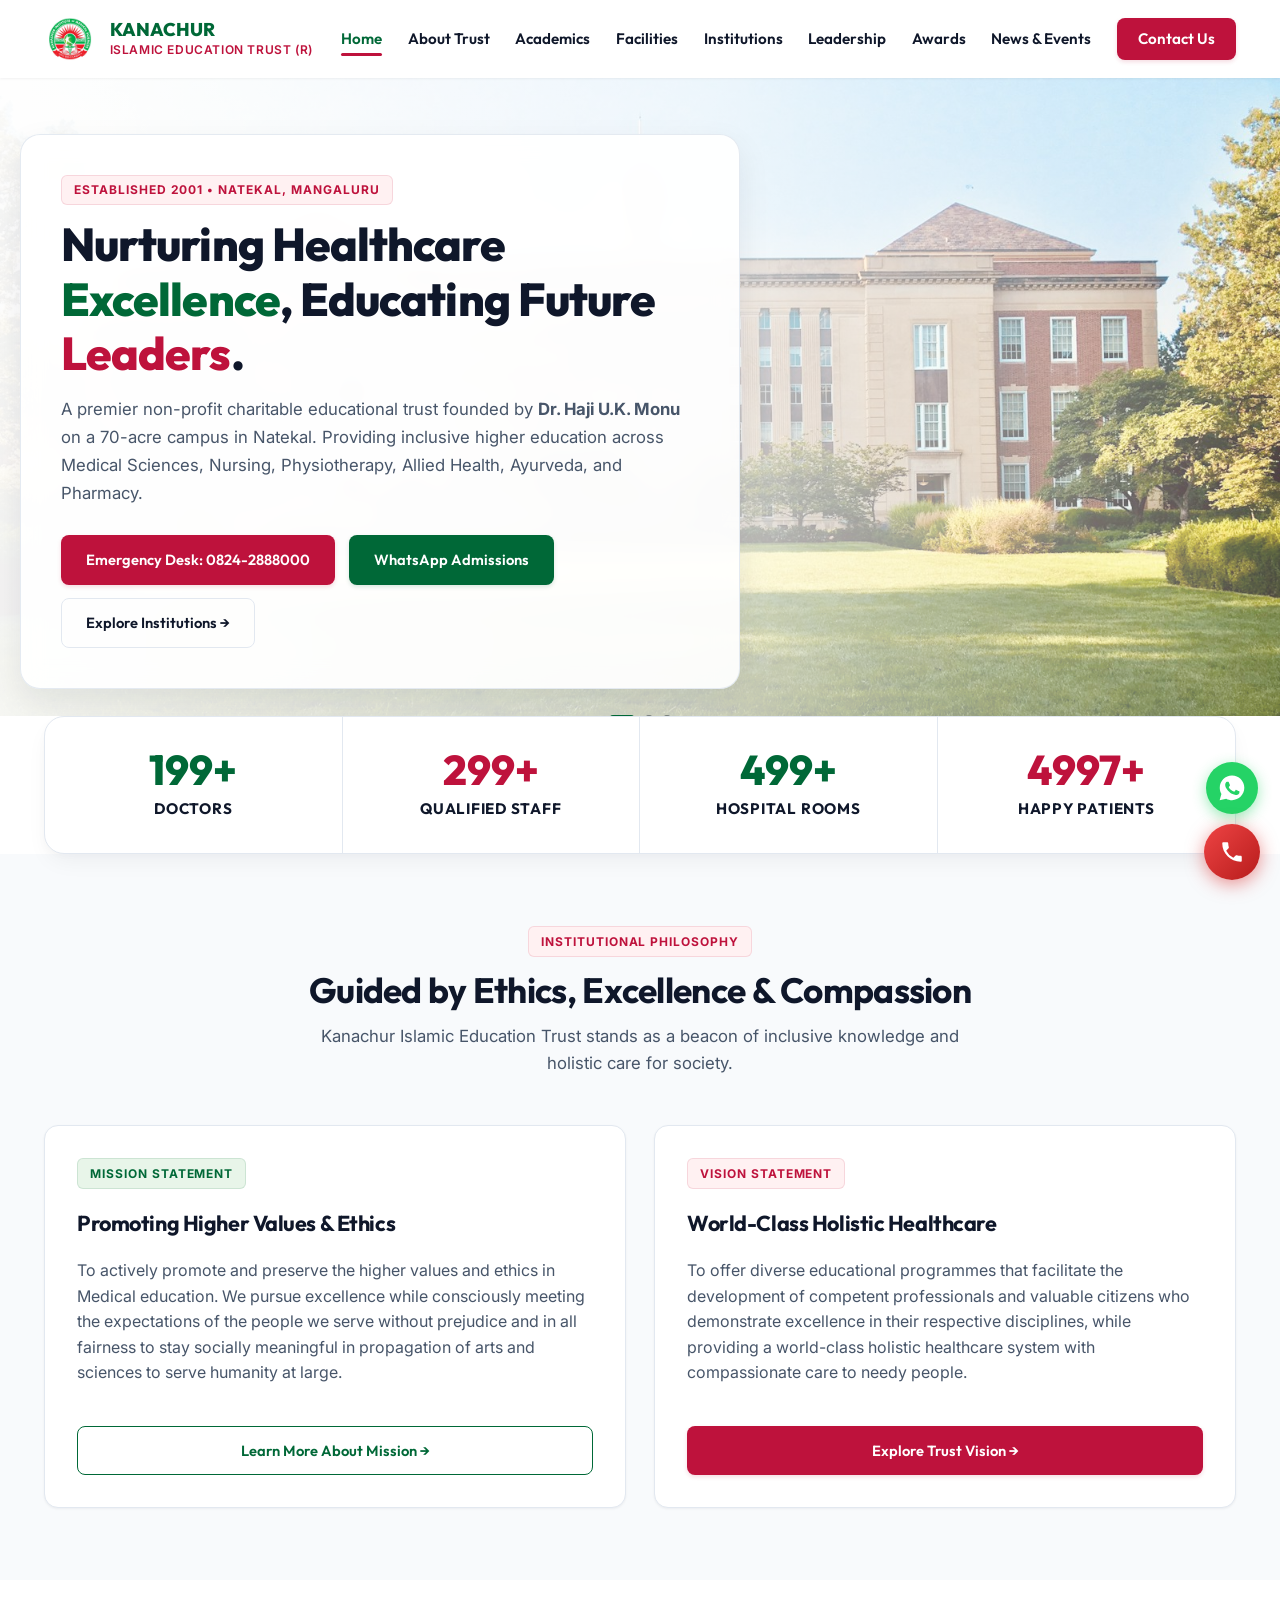
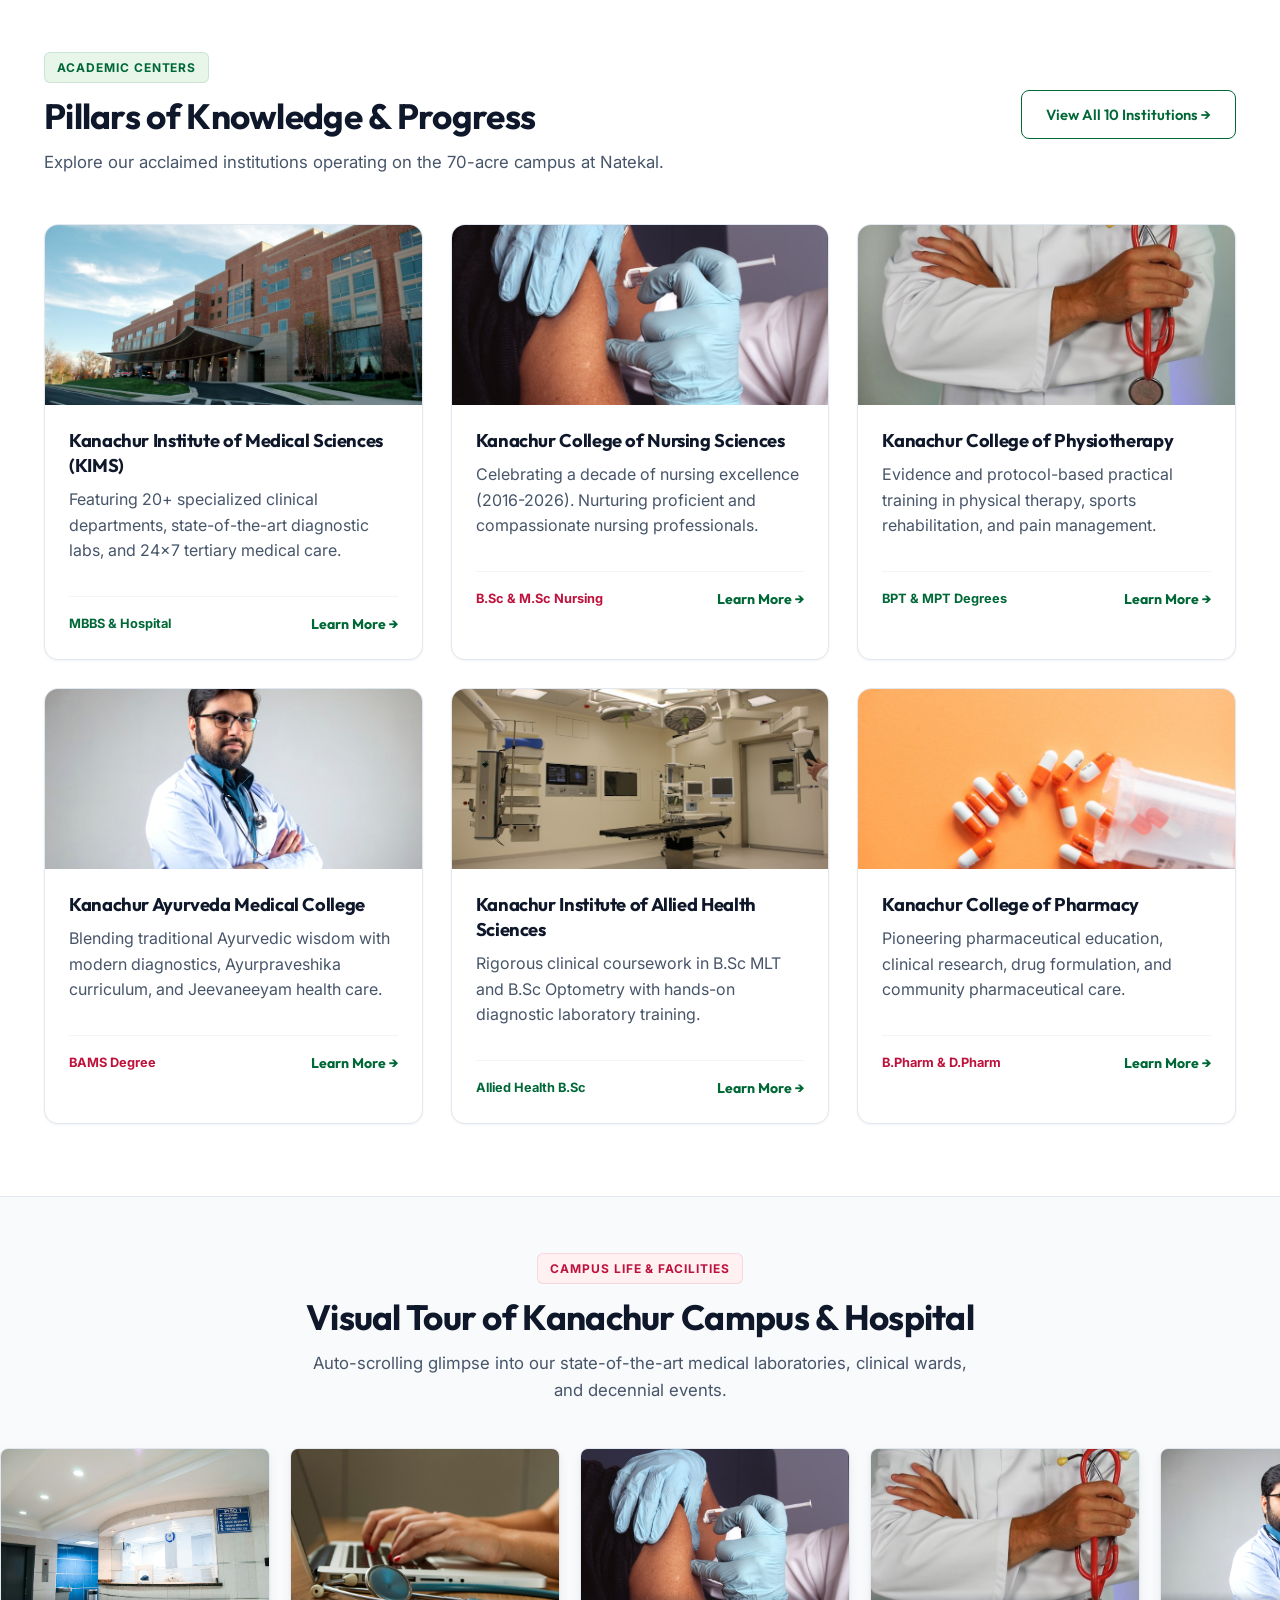
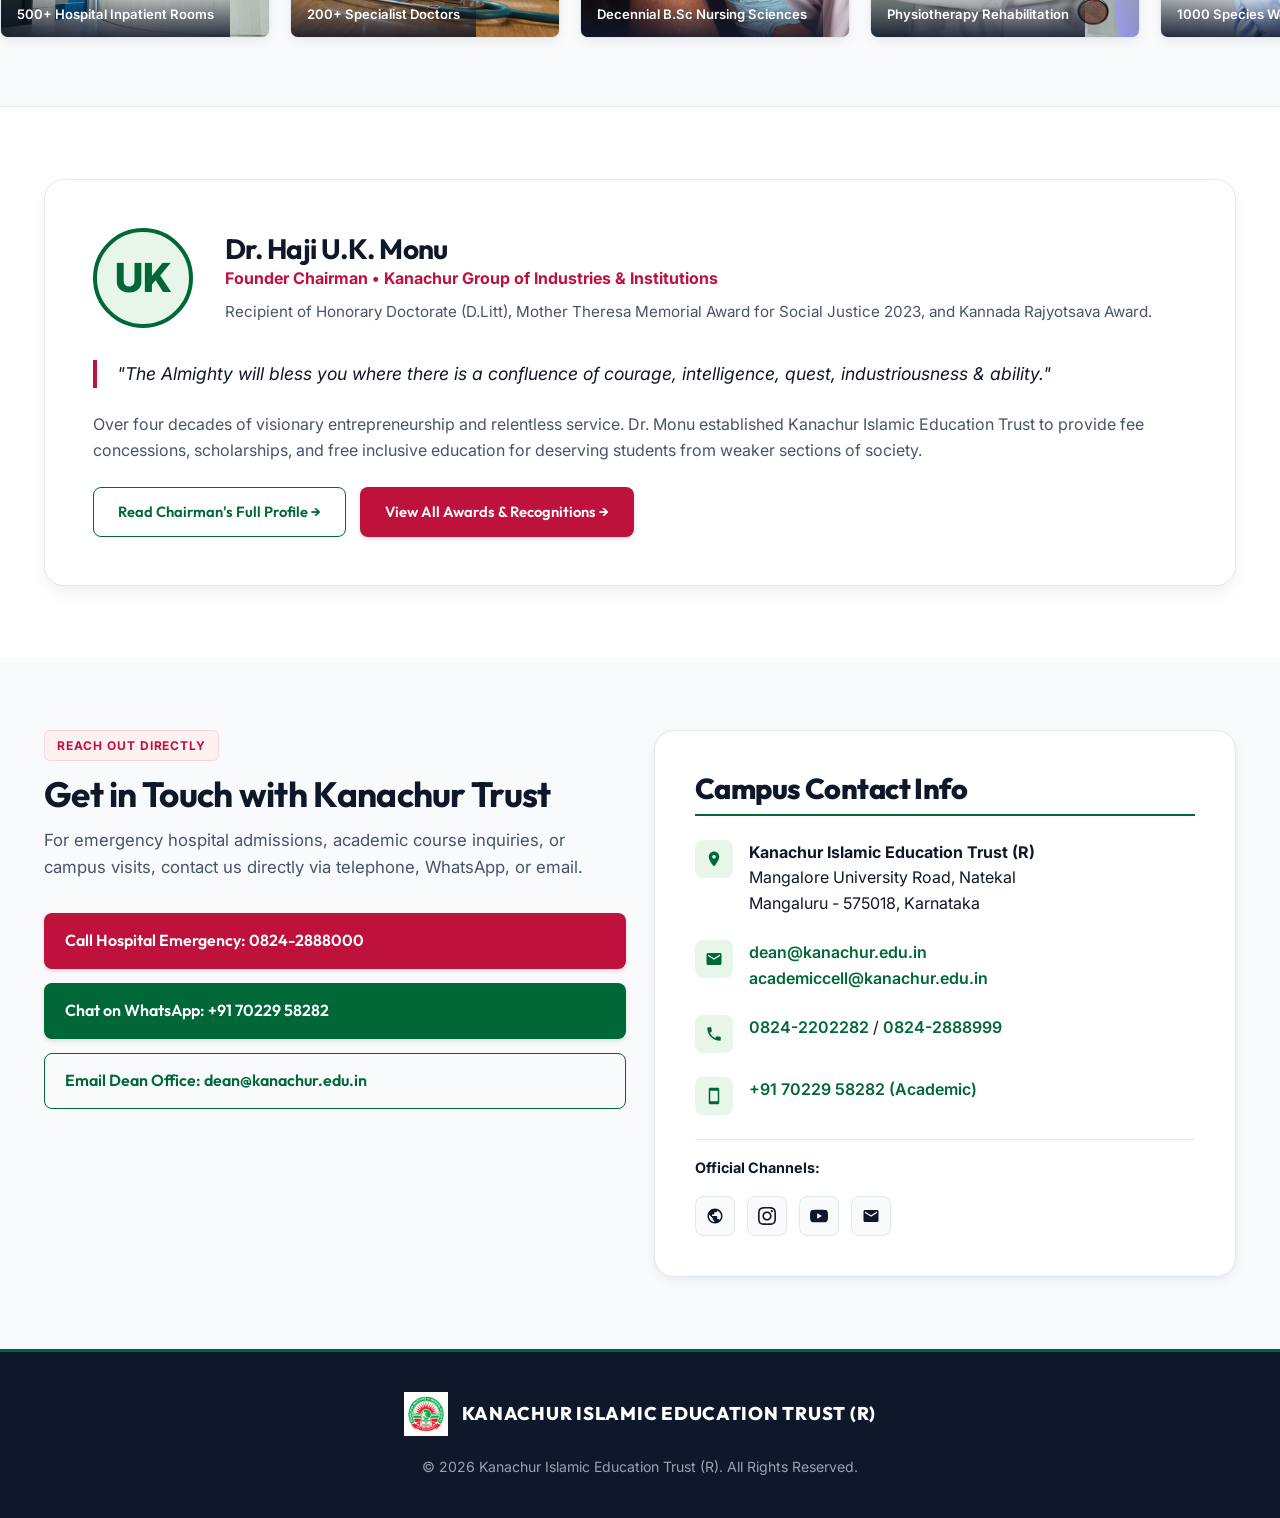
<file: index.html>
<!DOCTYPE html>
<html lang="en">
<head>
  <meta charset="UTF-8">
  <meta name="viewport" content="width=device-width, initial-scale=1.0">
  <title>Kanachur Islamic Education Trust (R) | Medical & Academic Excellence in Mangaluru</title>
  <meta name="description" content="Kanachur Islamic Education Trust (R), Natekal, Mangaluru. Sprawling 70-acre campus offering Medical (KIMS), Nursing (KCONS), Physiotherapy (KCOP), Allied Health (KIAHS), Ayurveda (KAMC), and Pharmacy degrees since 2001.">

  <!-- Open Graph -->
  <meta property="og:type" content="website">
  <meta property="og:url" content="https://kanachurims.com/">
  <meta property="og:title" content="Kanachur Islamic Education Trust (R) | Mangaluru">
  <meta property="og:description" content="Pioneering medical education, compassionate healthcare, and academic excellence in Mangaluru.">
  <meta property="og:image" content="images/campus-aerial.jpg">

  <!-- Google Fonts -->
  <link rel="preconnect" href="https://fonts.googleapis.com">
  <link rel="preconnect" href="https://fonts.gstatic.com" crossorigin>
  <link href="https://fonts.googleapis.com/css2?family=Inter:wght@400;500;600;700&family=Outfit:wght@600;700;800;900&display=swap" rel="stylesheet">

  <!-- Stylesheets -->
  <link rel="stylesheet" href="css/main.css">
  <link rel="stylesheet" href="css/components.css">
</head>
<body>





  <!-- Frosted Backdrop Overlay for Mobile Drawer -->
  <div class="nav-overlay" id="navOverlay"></div>

  <!-- Header & Navigation -->
  <header class="site-header">

    <nav class="navbar" aria-label="Main Navigation">
      <div class="container nav-container">
        <a href="index.html" class="brand-logo">
          <img src="images/logo.png" alt="Kanachur Trust Crest Logo" class="brand-logo-img" width="52" height="52">
          <div class="brand-logo-text">
            <span class="brand-name">KANACHUR</span>
            <span class="brand-sub">Islamic Education Trust (R)</span>
          </div>
        </a>

        <button class="mobile-toggle" aria-label="Toggle Menu" aria-expanded="false" aria-controls="primaryNav">
          <svg class="mobile-toggle-icon" viewBox="0 0 24 24"><path d="M3 18h18v-2H3v2zm0-5h18v-2H3v2zm0-7v2h18V6H3z"/></svg>
          <span style="font-size:0.85rem; font-weight:700;">Menu</span>
        </button>

        <ul class="nav-menu" id="primaryNav">
          <div class="nav-menu-header">
            <div style="display:flex; align-items:center; gap:0.5rem;">
              <img src="images/logo.png" alt="Kanachur Logo" width="36" height="36">
              <span style="font-family:var(--font-family-heading); font-weight:800; color:var(--color-green-primary); font-size:1rem;">KANACHUR</span>
            </div>
            <button class="nav-menu-close" aria-label="Close Navigation Menu">✕</button>
          </div>
          <li><a href="index.html" class="nav-link active">Home</a></li>
          <li><a href="about.html" class="nav-link">About Trust</a></li>
          <li><a href="academics.html" class="nav-link">Academics</a></li>
          <li><a href="facilities.html" class="nav-link">Facilities</a></li>
          <li><a href="institutions.html" class="nav-link">Institutions</a></li>
          <li><a href="leadership.html" class="nav-link">Leadership</a></li>
          <li><a href="awards.html" class="nav-link">Awards</a></li>
          <li><a href="news.html" class="nav-link">News & Events</a></li>
          <li><a href="contact.html" class="nav-link btn btn-primary" style="padding: 0.5rem 1.25rem; color: white;">Contact Us</a></li>
        </ul>
      </div>
    </nav>
  </header>

  <main id="main-content">

    <!-- Hero Section with Image Slideshow & Viewable Dark Backdrop Overlay Card -->
    <section class="hero-slider-container">
      <!-- Slides -->
      <div class="hero-slide active" style="background-image: url('images/campus-aerial.jpg');"></div>
      <div class="hero-slide" style="background-image: url('images/medical-college.jpg');"></div>
      <div class="hero-slide" style="background-image: url('images/medical-research.jpg');"></div>

      <div class="hero-slide-overlay"></div>

      <div class="container hero-content-wrap">
        <div class="hero-text-card reveal-on-scroll">
          <div class="section-badge red">
            ESTABLISHED 2001 • NATEKAL, MANGALURU
          </div>
          <h1 class="hero-title-dark">
            Nurturing Healthcare <span class="highlight-green">Excellence</span>, Educating Future <span class="highlight-red">Leaders</span>.
          </h1>
          <p class="hero-description-dark">
            A premier non-profit charitable educational trust founded by <strong>Dr. Haji U.K. Monu</strong> on a 70-acre campus in Natekal. Providing inclusive higher education across Medical Sciences, Nursing, Physiotherapy, Allied Health, Ayurveda, and Pharmacy.
          </p>

          <div class="hero-cta-group">
            <a href="tel:08242888000" class="btn btn-primary">
              Emergency Desk: 0824-2888000
            </a>
            <a href="https://wa.me/917022958282?text=Hello%20Kanachur%20Trust%2C%20I%20have%20an%20inquiry" target="_blank" rel="noopener noreferrer" class="btn btn-secondary">
              WhatsApp Admissions
            </a>
            <a href="institutions.html" class="btn btn-outline-white">
              Explore Institutions →
            </a>
          </div>
        </div>
      </div>

      <!-- Slider Dots -->
      <div class="slider-dots" aria-label="Slideshow Controls">
        <div class="slider-dot active" aria-label="Slide 1"></div>
        <div class="slider-dot" aria-label="Slide 2"></div>
        <div class="slider-dot" aria-label="Slide 3"></div>
      </div>
    </section>

    <!-- Verified Key Statistics Banner -->
    <section class="stats-section">
      <div class="container">
        <div class="stats-grid reveal-on-scroll">
          <div class="stat-card">
            <div class="stat-number" data-target="200" data-suffix="+">0</div>
            <div class="stat-label">Doctors</div>
          </div>
          <div class="stat-card red">
            <div class="stat-number" data-target="300" data-suffix="+">0</div>
            <div class="stat-label">Qualified Staff</div>
          </div>
          <div class="stat-card">
            <div class="stat-number" data-target="500" data-suffix="+">0</div>
            <div class="stat-label">Hospital Rooms</div>
          </div>
          <div class="stat-card red">
            <div class="stat-number" data-target="5000" data-suffix="+">0</div>
            <div class="stat-label">Happy Patients</div>
          </div>
        </div>
      </div>
    </section>

    <!-- Mission & Vision Section -->
    <section class="section-padding" style="background-color: var(--color-offwhite);">
      <div class="container">
        <div class="text-center reveal-on-scroll" style="margin-bottom: 3rem;">
          <div class="section-badge red">Institutional Philosophy</div>
          <h2 class="section-title">Guided by Ethics, Excellence & Compassion</h2>
          <p class="section-subtitle">Kanachur Islamic Education Trust stands as a beacon of inclusive knowledge and holistic care for society.</p>
        </div>

        <div class="grid grid-2">
          <div class="institution-card reveal-on-scroll" style="background: var(--color-white); padding: 2rem;">
            <div>
              <span class="section-badge">MISSION STATEMENT</span>
              <h3 class="institution-title" style="margin-top: 0.5rem; font-size: 1.35rem;">Promoting Higher Values & Ethics</h3>
            </div>
            <div class="institution-card-content" style="padding: 1.25rem 0 0;">
              <p>To actively promote and preserve the higher values and ethics in Medical education. We pursue excellence while consciously meeting the expectations of the people we serve without prejudice and in all fairness to stay socially meaningful in propagation of arts and sciences to serve humanity at large.</p>
              <div style="margin-top: 1.5rem;">
                <a href="about.html" class="btn btn-outline-green" style="width: 100%;">Learn More About Mission →</a>
              </div>
            </div>
          </div>

          <div class="institution-card red-accent reveal-on-scroll" style="background: var(--color-white); padding: 2rem;">
            <div>
              <span class="section-badge red">VISION STATEMENT</span>
              <h3 class="institution-title" style="margin-top: 0.5rem; font-size: 1.35rem;">World-Class Holistic Healthcare</h3>
            </div>
            <div class="institution-card-content" style="padding: 1.25rem 0 0;">
              <p>To offer diverse educational programmes that facilitate the development of competent professionals and valuable citizens who demonstrate excellence in their respective disciplines, while providing a world-class holistic healthcare system with compassionate care to needy people.</p>
              <div style="margin-top: 1.5rem;">
                <a href="about.html" class="btn btn-primary" style="width: 100%;">Explore Trust Vision →</a>
              </div>
            </div>
          </div>
        </div>
      </div>
    </section>

    <!-- Constituent Institutions Overview Grid with Reference Images -->
    <section class="section-padding" style="background-color: var(--color-white);">
      <div class="container">
        <div class="flex-between reveal-on-scroll" style="margin-bottom: 3rem; flex-wrap: wrap; gap: 1rem;">
          <div>
            <div class="section-badge">Academic Centers</div>
            <h2 class="section-title">Pillars of Knowledge & Progress</h2>
            <p class="section-subtitle">Explore our acclaimed institutions operating on the 70-acre campus at Natekal.</p>
          </div>
          <div>
            <a href="institutions.html" class="btn btn-outline-green">View All 10 Institutions →</a>
          </div>
        </div>

        <div class="grid grid-3">

          <!-- KIMS -->
          <article class="institution-card reveal-on-scroll">
            <div class="institution-card-img-wrap">
              <img src="images/medical-college.jpg" alt="Kanachur Institute of Medical Sciences" class="institution-card-img">
            </div>
            <div class="institution-card-content">
              <h3 class="institution-title">Kanachur Institute of Medical Sciences (KIMS)</h3>
              <p style="margin-top: 0.5rem;">Featuring 20+ specialized clinical departments, state-of-the-art diagnostic labs, and 24x7 tertiary medical care.</p>
              <div class="institution-footer">
                <span style="font-size:0.8rem; font-weight:700; color:var(--color-green-primary);">MBBS & Hospital</span>
                <a href="institutions.html#kims" class="institution-link">Learn More →</a>
              </div>
            </div>
          </article>

          <!-- KCONS -->
          <article class="institution-card reveal-on-scroll">
            <div class="institution-card-img-wrap">
              <img src="images/nursing-practice.jpg" alt="Kanachur College of Nursing Sciences" class="institution-card-img">
            </div>
            <div class="institution-card-content">
              <h3 class="institution-title">Kanachur College of Nursing Sciences</h3>
              <p style="margin-top: 0.5rem;">Celebrating a decade of nursing excellence (2016-2026). Nurturing proficient and compassionate nursing professionals.</p>
              <div class="institution-footer">
                <span style="font-size:0.8rem; font-weight:700; color:var(--color-red-primary);">B.Sc & M.Sc Nursing</span>
                <a href="institutions.html#kcons" class="institution-link">Learn More →</a>
              </div>
            </div>
          </article>

          <!-- KCOP -->
          <article class="institution-card reveal-on-scroll">
            <div class="institution-card-img-wrap">
              <img src="images/physiotherapy.jpg" alt="Kanachur College of Physiotherapy" class="institution-card-img">
            </div>
            <div class="institution-card-content">
              <h3 class="institution-title">Kanachur College of Physiotherapy</h3>
              <p style="margin-top: 0.5rem;">Evidence and protocol-based practical training in physical therapy, sports rehabilitation, and pain management.</p>
              <div class="institution-footer">
                <span style="font-size:0.8rem; font-weight:700; color:var(--color-green-primary);">BPT & MPT Degrees</span>
                <a href="institutions.html#kcop" class="institution-link">Learn More →</a>
              </div>
            </div>
          </article>

          <!-- KAMC -->
          <article class="institution-card reveal-on-scroll">
            <div class="institution-card-img-wrap">
              <img src="images/ayurveda.jpg" alt="Kanachur Ayurveda Medical College" class="institution-card-img">
            </div>
            <div class="institution-card-content">
              <h3 class="institution-title">Kanachur Ayurveda Medical College</h3>
              <p style="margin-top: 0.5rem;">Blending traditional Ayurvedic wisdom with modern diagnostics, Ayurpraveshika curriculum, and Jeevaneeyam health care.</p>
              <div class="institution-footer">
                <span style="font-size:0.8rem; font-weight:700; color:var(--color-red-primary);">BAMS Degree</span>
                <a href="institutions.html#kamc" class="institution-link">Learn More →</a>
              </div>
            </div>
          </article>

          <!-- KIAHS -->
          <article class="institution-card reveal-on-scroll">
            <div class="institution-card-img-wrap">
              <img src="images/laboratory.jpg" alt="Kanachur Institute of Allied Health Sciences" class="institution-card-img">
            </div>
            <div class="institution-card-content">
              <h3 class="institution-title">Kanachur Institute of Allied Health Sciences</h3>
              <p style="margin-top: 0.5rem;">Rigorous clinical coursework in B.Sc MLT and B.Sc Optometry with hands-on diagnostic laboratory training.</p>
              <div class="institution-footer">
                <span style="font-size:0.8rem; font-weight:700; color:var(--color-green-primary);">Allied Health B.Sc</span>
                <a href="institutions.html#kiahs" class="institution-link">Learn More →</a>
              </div>
            </div>
          </article>

          <!-- Pharmacy -->
          <article class="institution-card reveal-on-scroll">
            <div class="institution-card-img-wrap">
              <img src="images/pharmacy.jpg" alt="Kanachur College of Pharmacy" class="institution-card-img">
            </div>
            <div class="institution-card-content">
              <h3 class="institution-title">Kanachur College of Pharmacy</h3>
              <p style="margin-top: 0.5rem;">Pioneering pharmaceutical education, clinical research, drug formulation, and community pharmaceutical care.</p>
              <div class="institution-footer">
                <span style="font-size:0.8rem; font-weight:700; color:var(--color-red-primary);">B.Pharm & D.Pharm</span>
                <a href="institutions.html#pharmacy" class="institution-link">Learn More →</a>
              </div>
            </div>
          </article>

        </div>
      </div>
    </section>

    <!-- Compact Auto-Scrolling Image Gallery Marquee Section -->
    <section class="gallery-section">
      <div class="container">
        <div class="text-center reveal-on-scroll" style="margin-bottom: 2rem;">
          <div class="section-badge red">Campus Life & Facilities</div>
          <h2 class="section-title">Visual Tour of Kanachur Campus & Hospital</h2>
          <p class="section-subtitle">Auto-scrolling glimpse into our state-of-the-art medical laboratories, clinical wards, and decennial events.</p>
        </div>
      </div>

      <div class="compact-gallery-slider">
        <div class="compact-gallery-track">

          <div class="gallery-card">
            <img src="images/hospital-building.jpg" alt="Hospital Rooms">
            <div class="gallery-card-caption">500+ Hospital Inpatient Rooms</div>
          </div>

          <div class="gallery-card">
            <img src="images/doctors-team.jpg" alt="Doctors Consultation">
            <div class="gallery-card-caption">200+ Specialist Doctors</div>
          </div>

          <div class="gallery-card">
            <img src="images/nursing-practice.jpg" alt="Nursing Practice">
            <div class="gallery-card-caption">Decennial B.Sc Nursing Sciences</div>
          </div>

          <div class="gallery-card">
            <img src="images/physiotherapy.jpg" alt="Physiotherapy Clinic">
            <div class="gallery-card-caption">Physiotherapy Rehabilitation</div>
          </div>

          <div class="gallery-card">
            <img src="images/ayurveda.jpg" alt="Ayurveda Garden">
            <div class="gallery-card-caption">1000 Species Western Ghats Flora</div>
          </div>

          <div class="gallery-card">
            <img src="images/laboratory.jpg" alt="Clinical Laboratory">
            <div class="gallery-card-caption">Advanced Diagnostics & MLT Labs</div>
          </div>

          <!-- Duplicate items for seamless continuous marquee -->
          <div class="gallery-card">
            <img src="images/hospital-building.jpg" alt="Hospital Rooms">
            <div class="gallery-card-caption">500+ Hospital Inpatient Rooms</div>
          </div>

          <div class="gallery-card">
            <img src="images/doctors-team.jpg" alt="Doctors Consultation">
            <div class="gallery-card-caption">200+ Specialist Doctors</div>
          </div>

        </div>
      </div>
    </section>

    <!-- Leadership Spotlight -->
    <section class="section-padding" style="background-color: var(--color-white);">
      <div class="container">
        <div class="leadership-card reveal-on-scroll">
          <div class="leadership-header">
            <div class="leadership-avatar">UK</div>
            <div class="leadership-info">
              <h3>Dr. Haji U.K. Monu</h3>
              <div class="leadership-title">Founder Chairman • Kanachur Group of Industries & Institutions</div>
              <p style="margin-top: 0.5rem; font-size: 0.95rem;">
                Recipient of Honorary Doctorate (D.Litt), Mother Theresa Memorial Award for Social Justice 2023, and Kannada Rajyotsava Award.
              </p>
            </div>
          </div>
          <div class="leadership-body">
            <blockquote style="font-size: 1.1rem; font-style: italic; color: var(--color-text-main); border-left: 4px solid var(--color-red-primary); padding-left: 1.25rem; margin-bottom: 1.5rem;">
              "The Almighty will bless you where there is a confluence of courage, intelligence, quest, industriousness & ability."
            </blockquote>
            <p>Over four decades of visionary entrepreneurship and relentless service. Dr. Monu established Kanachur Islamic Education Trust to provide fee concessions, scholarships, and free inclusive education for deserving students from weaker sections of society.</p>

            <div class="hero-cta-group" style="margin-top: 1.5rem;">
              <a href="leadership.html" class="btn btn-outline-green">Read Chairman's Full Profile →</a>
              <a href="awards.html" class="btn btn-primary">View All Awards & Recognitions →</a>
            </div>
          </div>
        </div>
      </div>
    </section>

    <!-- Direct Contact Info Display Section (REPLACED ALL FORMS AS REQUESTED) -->
    <section class="section-padding" style="background-color: var(--color-offwhite);" id="contact-info">
      <div class="container">
        <div class="grid grid-2">

          <!-- Left Info Column -->
          <div class="reveal-on-scroll">
            <div class="section-badge red">Reach Out Directly</div>
            <h2 class="section-title">Get in Touch with Kanachur Trust</h2>
            <p class="section-subtitle" style="margin-bottom: 2rem;">For emergency hospital admissions, academic course inquiries, or campus visits, contact us directly via telephone, WhatsApp, or email.</p>

            <div class="hero-cta-group" style="flex-direction: column; gap: 0.85rem; align-items: flex-start;">
              <a href="tel:08242888000" class="btn btn-primary" style="width: 100%; justify-content: flex-start; padding: 0.9rem 1.25rem; font-size: 1rem;">
                Call Hospital Emergency: 0824-2888000
              </a>
              <a href="https://wa.me/917022958282?text=Hello%20Kanachur%20Trust%2C%20I%20have%20an%20inquiry" target="_blank" rel="noopener noreferrer" class="btn btn-secondary" style="width: 100%; justify-content: flex-start; padding: 0.9rem 1.25rem; font-size: 1rem;">
                Chat on WhatsApp: +91 70229 58282
              </a>
              <a href="mailto:dean@kanachur.edu.in" class="btn btn-outline-green" style="width: 100%; justify-content: flex-start; padding: 0.9rem 1.25rem; font-size: 1rem;">
                Email Dean Office: dean@kanachur.edu.in
              </a>
            </div>
          </div>

          <!-- Right Clean Contact Info Display Box -->
          <div class="contact-display-card reveal-on-scroll">
            <h3 class="contact-display-title">Campus Contact Info</h3>

            <div class="contact-info-row">
              <div class="contact-info-icon">
                <svg width="18" height="18" viewBox="0 0 24 24" fill="currentColor"><path d="M12 2C8.13 2 5 5.13 5 9c0 5.25 7 13 7 13s7-7.75 7-13c0-3.87-3.13-7-7-7zm0 9.5c-1.38 0-2.5-1.12-2.5-2.5s1.12-2.5 2.5-2.5 2.5 1.12 2.5 2.5-1.12 2.5-2.5 2.5z"/></svg>
              </div>
              <div class="contact-info-text">
                <strong>Kanachur Islamic Education Trust (R)</strong><br>
                Mangalore University Road, Natekal<br>
                Mangaluru - 575018, Karnataka
              </div>
            </div>

            <div class="contact-info-row">
              <div class="contact-info-icon">
                <svg width="18" height="18" viewBox="0 0 24 24" fill="currentColor"><path d="M20 4H4c-1.1 0-1.99.9-1.99 2L2 18c0 1.1.9 2 2 2h16c1.1 0 2-.9 2-2V6c0-1.1-.9-2-2-2zm0 4l-8 5-8-5V6l8 5 8-5v2z"/></svg>
              </div>
              <div class="contact-info-text">
                <a href="mailto:dean@kanachur.edu.in">dean@kanachur.edu.in</a><br>
                <a href="mailto:academiccell@kanachur.edu.in">academiccell@kanachur.edu.in</a>
              </div>
            </div>

            <div class="contact-info-row">
              <div class="contact-info-icon">
                <svg width="18" height="18" viewBox="0 0 24 24" fill="currentColor"><path d="M6.62 10.79a15.053 15.053 0 0 0 6.59 6.59l2.2-2.2c.27-.27.67-.36 1.02-.24 1.12.37 2.33.57 3.57.57.55 0 1 .45 1 1V20c0 .55-.45 1-1 1-9.39 0-17-7.61-17-17 0-.55.45-1 1-1h3.5c.55 0 1 .45 1 1 0 1.25.2 2.45.57 3.57.11.35.03.74-.25 1.02l-2.2 2.2z"/></svg>
              </div>
              <div class="contact-info-text">
                <a href="tel:08242202282">0824-2202282</a> / <a href="tel:08242888999">0824-2888999</a>
              </div>
            </div>

            <div class="contact-info-row">
              <div class="contact-info-icon">
                <svg width="18" height="18" viewBox="0 0 24 24" fill="currentColor"><path d="M17 1.01L7 1c-1.1 0-2 .9-2 2v18c0 1.1.9 2 2 2h10c1.1 0 2-.9 2-2V3c0-1.1-.9-1.99-2-1.99zM17 19H7V5h10v14z"/></svg>
              </div>
              <div class="contact-info-text">
                <a href="tel:+917022958282">+91 70229 58282 (Academic)</a>
              </div>
            </div>

            <div style="margin-top: 1.5rem; border-top: 1px solid var(--color-border); padding-top: 1rem;">
              <strong style="font-size: 0.9rem; display: block; margin-bottom: 0.5rem; color: var(--color-text-main);">Official Channels:</strong>
              <div class="social-links-group">
                <a href="https://kanachurims.com/" target="_blank" rel="noopener noreferrer" class="social-icon-btn" aria-label="Website">
                  <svg width="18" height="18" viewBox="0 0 24 24" fill="currentColor"><path d="M12 2C6.48 2 2 6.48 2 12s4.48 10 10 10 10-4.48 10-10S17.52 2 12 2zm-1 17.93c-3.95-.49-7-3.85-7-7.93 0-.62.08-1.21.21-1.79L9 15v1c0 1.1.9 2 2 2v1.93zm6.9-2.54c-.26-.81-1-1.39-1.9-1.39h-1v-3c0-.55-.45-1-1-1H8v-2h2c.55 0 1-.45 1-1V7h2c1.1 0 2-.9 2-2v-.41c2.93 1.19 5 4.06 5 7.41 0 2.08-.8 3.97-2.1 5.39z"/></svg>
                </a>
                <a href="https://www.instagram.com/kanachurhospital/" target="_blank" rel="noopener noreferrer" class="social-icon-btn" aria-label="Instagram">
                  <svg width="18" height="18" viewBox="0 0 24 24" fill="currentColor"><path d="M12 2.163c3.204 0 3.584.012 4.85.07 3.252.148 4.771 1.691 4.919 4.919.058 1.265.069 1.645.069 4.849 0 3.205-.012 3.584-.069 4.849-.149 3.225-1.664 4.771-4.919 4.919-1.266.058-1.644.07-4.85.07-3.204 0-3.584-.012-4.849-.07-3.26-.149-4.771-1.699-4.919-4.92-.058-1.265-.07-1.644-.07-4.849 0-3.204.013-3.583.07-4.849.149-3.227 1.664-4.771 4.919-4.919 1.266-.057 1.645-.069 4.849-.069zm0-2.163c-3.259 0-3.667.014-4.947.072-4.358.2-6.78 2.618-6.98 6.98-.059 1.281-.073 1.689-.073 4.948 0 3.259.014 3.668.072 4.948.2 4.358 2.618 6.78 6.98 6.98 1.281.058 1.689.072 4.948.072 3.259 0 3.668-.014 4.948-.072 4.354-.2 6.782-2.618 6.979-6.98.059-1.28.073-1.689.073-4.948 0-3.259-.014-3.667-.072-4.947-.196-4.354-2.617-6.78-6.979-6.98-1.281-.059-1.69-.073-4.949-.073zm0 5.838c-3.403 0-6.162 2.759-6.162 6.162s2.759 6.163 6.162 6.163 6.162-2.759 6.162-6.163c0-3.403-2.759-6.162-6.162-6.162zm0 10.162c-2.209 0-4-1.79-4-4 0-2.209 1.791-4 4-4s4 1.791 4 4c0 2.21-1.791 4-4 4zm6.406-11.845c-.796 0-1.441.645-1.441 1.44s.645 1.44 1.441 1.44c.795 0 1.439-.645 1.439-1.44s-.644-1.44-1.439-1.44z"/></svg>
                </a>
                <a href="https://youtube.com" target="_blank" rel="noopener noreferrer" class="social-icon-btn" aria-label="YouTube">
                  <svg width="18" height="18" viewBox="0 0 24 24" fill="currentColor"><path d="M23.498 6.186a3.016 3.016 0 0 0-2.122-2.136C19.505 3.545 12 3.545 12 3.545s-7.505 0-9.377.505A3.017 3.017 0 0 0 .502 6.186C0 8.07 0 12 0 12s0 3.93.502 5.814a3.016 3.016 0 0 0 2.122 2.136c1.871.505 9.376.505 9.376.505s7.505 0 9.377-.505a3.015 3.015 0 0 0 2.122-2.136C24 15.93 24 12 24 12s0-3.93-.502-5.814zM9.545 15.568V8.432L15.818 12l-6.273 3.568z"/></svg>
                </a>
                <a href="mailto:academiccell@kanachur.edu.in" class="social-icon-btn" aria-label="Email">
                  <svg width="18" height="18" viewBox="0 0 24 24" fill="currentColor"><path d="M20 4H4c-1.1 0-1.99.9-1.99 2L2 18c0 1.1.9 2 2 2h16c1.1 0 2-.9 2-2V6c0-1.1-.9-2-2-2zm0 4l-8 5-8-5V6l8 5 8-5v2z"/></svg>
                </a>
              </div>
            </div>
          </div>

        </div>
      </div>
    </section>

  </main>

  <!-- Footer -->
  <footer class="site-footer">
    <div class="container">
      <div class="footer-clean-content">
        <div class="footer-clean-brand">
          <img src="images/logo.png" alt="Kanachur Logo" width="44" height="44">
          <span class="footer-clean-brand-name">KANACHUR ISLAMIC EDUCATION TRUST (R)</span>
        </div>


        <div class="footer-copyright">
          © 2026 Kanachur Islamic Education Trust (R). All Rights Reserved.
        </div>
      </div>
    </div>
  </footer>

  <!-- Floating Red Tap-to-Call Button -->
  <a href="tel:08242888000" class="call-float-btn" aria-label="Call 24x7 Emergency: 0824-2888000">
    <svg class="call-icon-svg" viewBox="0 0 24 24">
      <path d="M6.62 10.79a15.053 15.053 0 0 0 6.59 6.59l2.2-2.2c.27-.27.67-.36 1.02-.24 1.12.37 2.33.57 3.57.57.55 0 1 .45 1 1V20c0 .55-.45 1-1 1-9.39 0-17-7.61-17-17 0-.55.45-1 1-1h3.5c.55 0 1 .45 1 1 0 1.25.2 2.45.57 3.57.11.35.03.74-.25 1.02l-2.2 2.2z"/>
    </svg>
  </a>

  <!-- Floating WhatsApp Button at Bottom Right -->
  <a href="https://wa.me/917022958282?text=Hello%20Kanachur%20Trust%2C%20I%20have%20an%20inquiry" target="_blank" rel="noopener noreferrer" class="whatsapp-float-btn" aria-label="Chat on WhatsApp with Kanachur Trust">
    <svg class="whatsapp-icon-svg" viewBox="0 0 24 24">
      <path d="M12.031 2c-5.417 0-9.826 4.408-9.826 9.826 0 1.738.455 3.434 1.32 4.938l-1.403 5.125 5.244-1.376c1.442.786 3.064 1.2 4.665 1.2 5.416 0 9.826-4.409 9.826-9.827 0-5.418-4.41-9.826-9.826-9.826zm5.8 14.156c-.244.686-1.433 1.31-1.986 1.385-.515.071-1.173.128-3.376-.78-2.822-1.163-4.633-4.043-4.774-4.232-.14-.188-1.144-1.523-1.144-2.905 0-1.383.723-2.063.98-2.345.257-.282.562-.352.75-.352.188 0 .375.002.538.009.174.008.408-.066.638.487.235.564.8 1.947.87 2.087.07.141.117.305.023.493-.094.188-.141.305-.282.47-.141.164-.296.368-.423.493-.141.141-.288.296-.124.577.164.282.729 1.205 1.564 1.948 1.074.957 1.979 1.254 2.261 1.395.282.141.446.117.61-.07.164-.188.704-.822.892-1.104.188-.282.375-.235.633-.141.258.094 1.642.775 1.923.916.282.141.469.211.539.328.07.117.07.681-.174 1.367z"/>
    </svg>
  </a>

  <!-- Back to Top Button -->
  <button class="back-to-top" aria-label="Back to Top">↑</button>

  <!-- JavaScript Scripts -->
  <script src="js/main.js"></script>


</body>
</html>
</file>
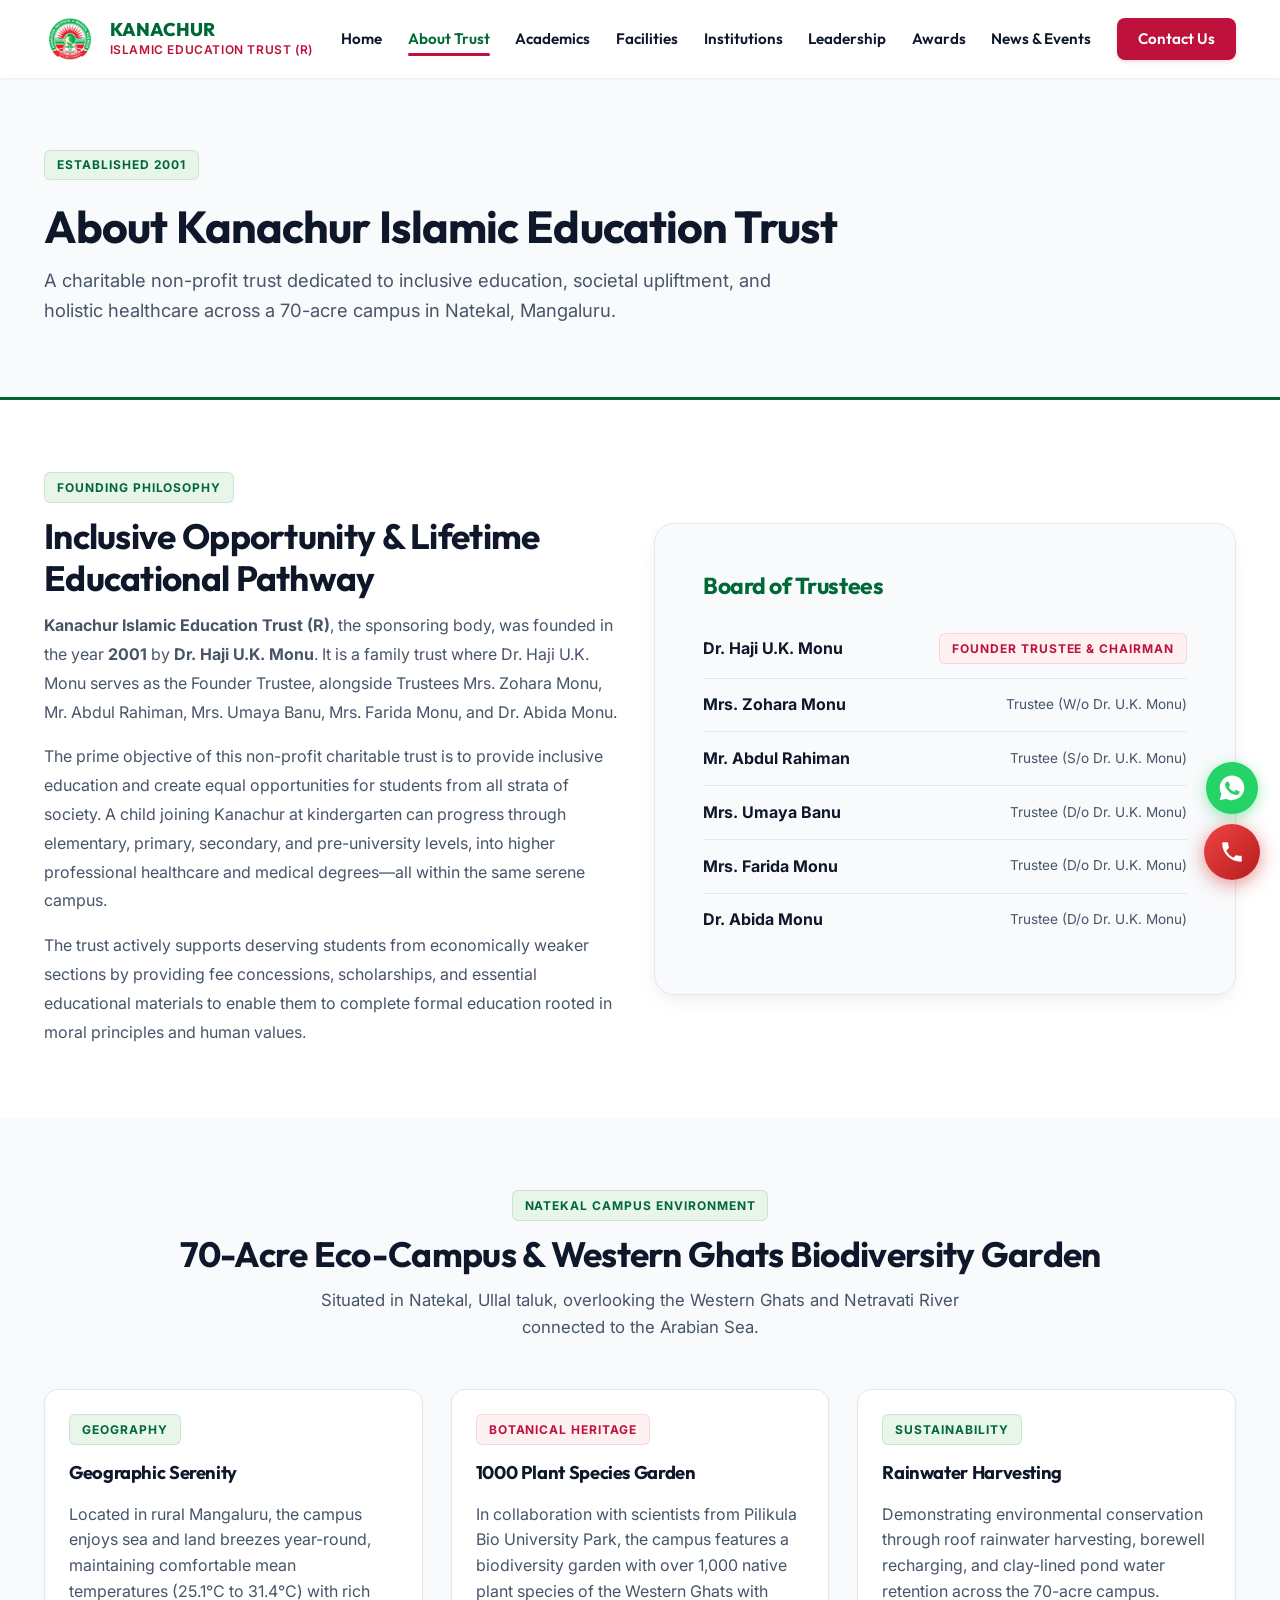
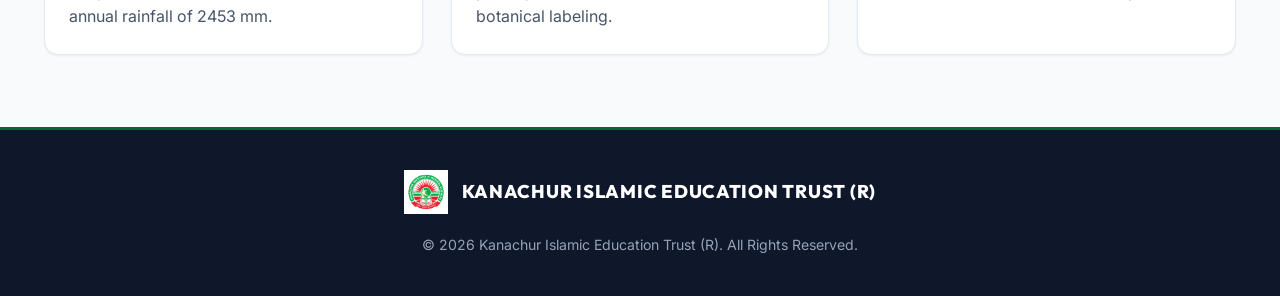
<file: about.html>
<!DOCTYPE html>
<html lang="en">
<head>
  <meta charset="UTF-8">
  <meta name="viewport" content="width=device-width, initial-scale=1.0">
  <title>About Us | Kanachur Islamic Education Trust (R)</title>
  <meta name="description" content="Learn about Kanachur Islamic Education Trust (R), founded in 2001 by Dr. Haji U.K. Monu. Sprawling 70-acre campus in Natekal, Mangaluru with a 1000-species Western Ghats biodiversity garden.">
  
  <link rel="preconnect" href="https://fonts.googleapis.com">
  <link rel="preconnect" href="https://fonts.gstatic.com" crossorigin>
  <link href="https://fonts.googleapis.com/css2?family=Inter:wght@400;500;600;700&family=Outfit:wght@600;700;800;900&display=swap" rel="stylesheet">

  <link rel="stylesheet" href="css/main.css">
  <link rel="stylesheet" href="css/components.css">
</head>
<body>





  <!-- Frosted Backdrop Overlay for Mobile Drawer -->
  <div class="nav-overlay" id="navOverlay"></div>

  <!-- Header -->
  <header class="site-header">

    <nav class="navbar" aria-label="Main Navigation">
      <div class="container nav-container">
        <a href="index.html" class="brand-logo">
          <img src="images/logo.png" alt="Kanachur Trust Logo" class="brand-logo-img" width="52" height="52">
          <div class="brand-logo-text">
            <span class="brand-name">KANACHUR</span>
            <span class="brand-sub">Islamic Education Trust (R)</span>
          </div>
        </a>

        <button class="mobile-toggle" aria-label="Toggle Menu" aria-expanded="false" aria-controls="primaryNav">
          <svg class="mobile-toggle-icon" viewBox="0 0 24 24"><path d="M3 18h18v-2H3v2zm0-5h18v-2H3v2zm0-7v2h18V6H3z"/></svg>
          <span style="font-size:0.85rem; font-weight:700;">Menu</span>
        </button>

        <ul class="nav-menu" id="primaryNav">
          <div class="nav-menu-header">
            <div style="display:flex; align-items:center; gap:0.5rem;">
              <img src="images/logo.png" alt="Kanachur Logo" width="36" height="36">
              <span style="font-family:var(--font-family-heading); font-weight:800; color:var(--color-green-primary); font-size:1rem;">KANACHUR</span>
            </div>
            <button class="nav-menu-close" aria-label="Close Navigation Menu">✕</button>
          </div>
          <li><a href="index.html" class="nav-link">Home</a></li>
          <li><a href="about.html" class="nav-link active">About Trust</a></li>
          <li><a href="academics.html" class="nav-link">Academics</a></li>
          <li><a href="facilities.html" class="nav-link">Facilities</a></li>
          <li><a href="institutions.html" class="nav-link">Institutions</a></li>
          <li><a href="leadership.html" class="nav-link">Leadership</a></li>
          <li><a href="awards.html" class="nav-link">Awards</a></li>
          <li><a href="news.html" class="nav-link">News & Events</a></li>
          <li><a href="contact.html" class="nav-link btn btn-primary" style="padding: 0.5rem 1.25rem; color: white;">Contact Us</a></li>
        </ul>
      </div>
    </nav>
  </header>

  <main id="main-content">
    <section style="background: var(--color-offwhite); color: var(--color-text-main); padding: 4.5rem 0; border-bottom: 3px solid var(--color-green-primary);">
      <div class="container">
        <div class="section-badge">ESTABLISHED 2001</div>
        <h1 style="font-size: 2.8rem; margin-top: 0.5rem;">About Kanachur Islamic Education Trust</h1>
        <p style="font-size: 1.15rem; max-width: 750px; margin-top: 0.75rem;">
          A charitable non-profit trust dedicated to inclusive education, societal upliftment, and holistic healthcare across a 70-acre campus in Natekal, Mangaluru.
        </p>
      </div>
    </section>

    <!-- Trust Background & Founding Story -->
    <section class="section-padding" style="background-color: var(--color-white);">
      <div class="container">
        <div class="grid grid-2" style="align-items: center;">
          <div class="reveal-on-scroll">
            <div class="section-badge">Founding Philosophy</div>
            <h2 class="section-title">Inclusive Opportunity & Lifetime Educational Pathway</h2>
            <p style="line-height: 1.8;">
              <strong>Kanachur Islamic Education Trust (R)</strong>, the sponsoring body, was founded in the year <strong>2001</strong> by <strong>Dr. Haji U.K. Monu</strong>. It is a family trust where Dr. Haji U.K. Monu serves as the Founder Trustee, alongside Trustees Mrs. Zohara Monu, Mr. Abdul Rahiman, Mrs. Umaya Banu, Mrs. Farida Monu, and Dr. Abida Monu.
            </p>
            <p style="line-height: 1.8;">
              The prime objective of this non-profit charitable trust is to provide inclusive education and create equal opportunities for students from all strata of society. A child joining Kanachur at kindergarten can progress through elementary, primary, secondary, and pre-university levels, into higher professional healthcare and medical degrees—all within the same serene campus.
            </p>
            <p style="line-height: 1.8;">
              The trust actively supports deserving students from economically weaker sections by providing fee concessions, scholarships, and essential educational materials to enable them to complete formal education rooted in moral principles and human values.
            </p>
          </div>

          <div class="leadership-card reveal-on-scroll" style="background: var(--color-offwhite);">
            <h3 style="margin-bottom: 1.25rem; color: var(--color-green-primary);">Board of Trustees</h3>
            <ul style="list-style: none; padding: 0;">
              <li style="padding: 0.85rem 0; border-bottom: 1px solid var(--color-border); display: flex; justify-content: space-between; align-items: center;">
                <strong>Dr. Haji U.K. Monu</strong>
                <span class="section-badge red" style="margin: 0; font-size: 0.75rem;">Founder Trustee & Chairman</span>
              </li>
              <li style="padding: 0.85rem 0; border-bottom: 1px solid var(--color-border); display: flex; justify-content: space-between; align-items: center;">
                <strong>Mrs. Zohara Monu</strong>
                <span style="font-size: 0.85rem; color: var(--color-text-muted);">Trustee (W/o Dr. U.K. Monu)</span>
              </li>
              <li style="padding: 0.85rem 0; border-bottom: 1px solid var(--color-border); display: flex; justify-content: space-between; align-items: center;">
                <strong>Mr. Abdul Rahiman</strong>
                <span style="font-size: 0.85rem; color: var(--color-text-muted);">Trustee (S/o Dr. U.K. Monu)</span>
              </li>
              <li style="padding: 0.85rem 0; border-bottom: 1px solid var(--color-border); display: flex; justify-content: space-between; align-items: center;">
                <strong>Mrs. Umaya Banu</strong>
                <span style="font-size: 0.85rem; color: var(--color-text-muted);">Trustee (D/o Dr. U.K. Monu)</span>
              </li>
              <li style="padding: 0.85rem 0; border-bottom: 1px solid var(--color-border); display: flex; justify-content: space-between; align-items: center;">
                <strong>Mrs. Farida Monu</strong>
                <span style="font-size: 0.85rem; color: var(--color-text-muted);">Trustee (D/o Dr. U.K. Monu)</span>
              </li>
              <li style="padding: 0.85rem 0; display: flex; justify-content: space-between; align-items: center;">
                <strong>Dr. Abida Monu</strong>
                <span style="font-size: 0.85rem; color: var(--color-text-muted);">Trustee (D/o Dr. U.K. Monu)</span>
              </li>
            </ul>
          </div>
        </div>
      </div>
    </section>

    <!-- Campus & Bio-Diversity Garden Feature -->
    <section class="section-padding" style="background-color: var(--color-offwhite);">
      <div class="container">
        <div class="text-center reveal-on-scroll" style="margin-bottom: 3rem;">
          <div class="section-badge">Natekal Campus Environment</div>
          <h2 class="section-title">70-Acre Eco-Campus & Western Ghats Biodiversity Garden</h2>
          <p class="section-subtitle">Situated in Natekal, Ullal taluk, overlooking the Western Ghats and Netravati River connected to the Arabian Sea.</p>
        </div>

        <div class="grid grid-3">
          <div class="institution-card reveal-on-scroll" style="padding: 1.5rem;">
            <div>
              <span class="section-badge">GEOGRAPHY</span>
              <h3 class="institution-title" style="margin-top: 0.25rem;">Geographic Serenity</h3>
            </div>
            <div class="institution-card-content" style="padding: 1rem 0 0;">
              <p>Located in rural Mangaluru, the campus enjoys sea and land breezes year-round, maintaining comfortable mean temperatures (25.1°C to 31.4°C) with rich annual rainfall of 2453 mm.</p>
            </div>
          </div>

          <div class="institution-card red-accent reveal-on-scroll" style="padding: 1.5rem;">
            <div>
              <span class="section-badge red">BOTANICAL HERITAGE</span>
              <h3 class="institution-title" style="margin-top: 0.25rem;">1000 Plant Species Garden</h3>
            </div>
            <div class="institution-card-content" style="padding: 1rem 0 0;">
              <p>In collaboration with scientists from Pilikula Bio University Park, the campus features a biodiversity garden with over 1,000 native plant species of the Western Ghats with botanical labeling.</p>
            </div>
          </div>

          <div class="institution-card reveal-on-scroll" style="padding: 1.5rem;">
            <div>
              <span class="section-badge">SUSTAINABILITY</span>
              <h3 class="institution-title" style="margin-top: 0.25rem;">Rainwater Harvesting</h3>
            </div>
            <div class="institution-card-content" style="padding: 1rem 0 0;">
              <p>Demonstrating environmental conservation through roof rainwater harvesting, borewell recharging, and clay-lined pond water retention across the 70-acre campus.</p>
            </div>
          </div>
        </div>
      </div>
    </section>

  </main>

  <!-- Footer -->
  <footer class="site-footer">
    <div class="container">
      <div class="footer-clean-content">
        <div class="footer-clean-brand">
          <img src="images/logo.png" alt="Kanachur Logo" width="44" height="44">
          <span class="footer-clean-brand-name">KANACHUR ISLAMIC EDUCATION TRUST (R)</span>
        </div>

        <div class="footer-copyright">
          © 2026 Kanachur Islamic Education Trust (R). All Rights Reserved.
        </div>
      </div>
    </div>
  </footer>

  <!-- Floating Red Tap-to-Call Button -->
  <a href="tel:08242888000" class="call-float-btn" aria-label="Call 24x7 Emergency: 0824-2888000">
    <svg class="call-icon-svg" viewBox="0 0 24 24">
      <path d="M6.62 10.79a15.053 15.053 0 0 0 6.59 6.59l2.2-2.2c.27-.27.67-.36 1.02-.24 1.12.37 2.33.57 3.57.57.55 0 1 .45 1 1V20c0 .55-.45 1-1 1-9.39 0-17-7.61-17-17 0-.55.45-1 1-1h3.5c.55 0 1 .45 1 1 0 1.25.2 2.45.57 3.57.11.35.03.74-.25 1.02l-2.2 2.2z"/>
    </svg>
  </a>

  <!-- Floating WhatsApp Button at Bottom Right -->
  <a href="https://wa.me/917022958282?text=Hello%20Kanachur%20Trust%2C%20I%20have%20an%20inquiry" target="_blank" rel="noopener noreferrer" class="whatsapp-float-btn" aria-label="Chat on WhatsApp with Kanachur Trust">
    <svg class="whatsapp-icon-svg" viewBox="0 0 24 24">
      <path d="M12.031 2c-5.417 0-9.826 4.408-9.826 9.826 0 1.738.455 3.434 1.32 4.938l-1.403 5.125 5.244-1.376c1.442.786 3.064 1.2 4.665 1.2 5.416 0 9.826-4.409 9.826-9.827 0-5.418-4.41-9.826-9.826-9.826zm5.8 14.156c-.244.686-1.433 1.31-1.986 1.385-.515.071-1.173.128-3.376-.78-2.822-1.163-4.633-4.043-4.774-4.232-.14-.188-1.144-1.523-1.144-2.905 0-1.383.723-2.063.98-2.345.257-.282.562-.352.75-.352.188 0 .375.002.538.009.174.008.408-.066.638.487.235.564.8 1.947.87 2.087.07.141.117.305.023.493-.094.188-.141.305-.282.47-.141.164-.296.368-.423.493-.141.141-.288.296-.124.577.164.282.729 1.205 1.564 1.948 1.074.957 1.979 1.254 2.261 1.395.282.141.446.117.61-.07.164-.188.704-.822.892-1.104.188-.282.375-.235.633-.141.258.094 1.642.775 1.923.916.282.141.469.211.539.328.07.117.07.681-.174 1.367z"/>
    </svg>
  </a>

  <button class="back-to-top" aria-label="Back to Top">↑</button>

  <script src="js/main.js"></script>

</body>
</html>
</file>
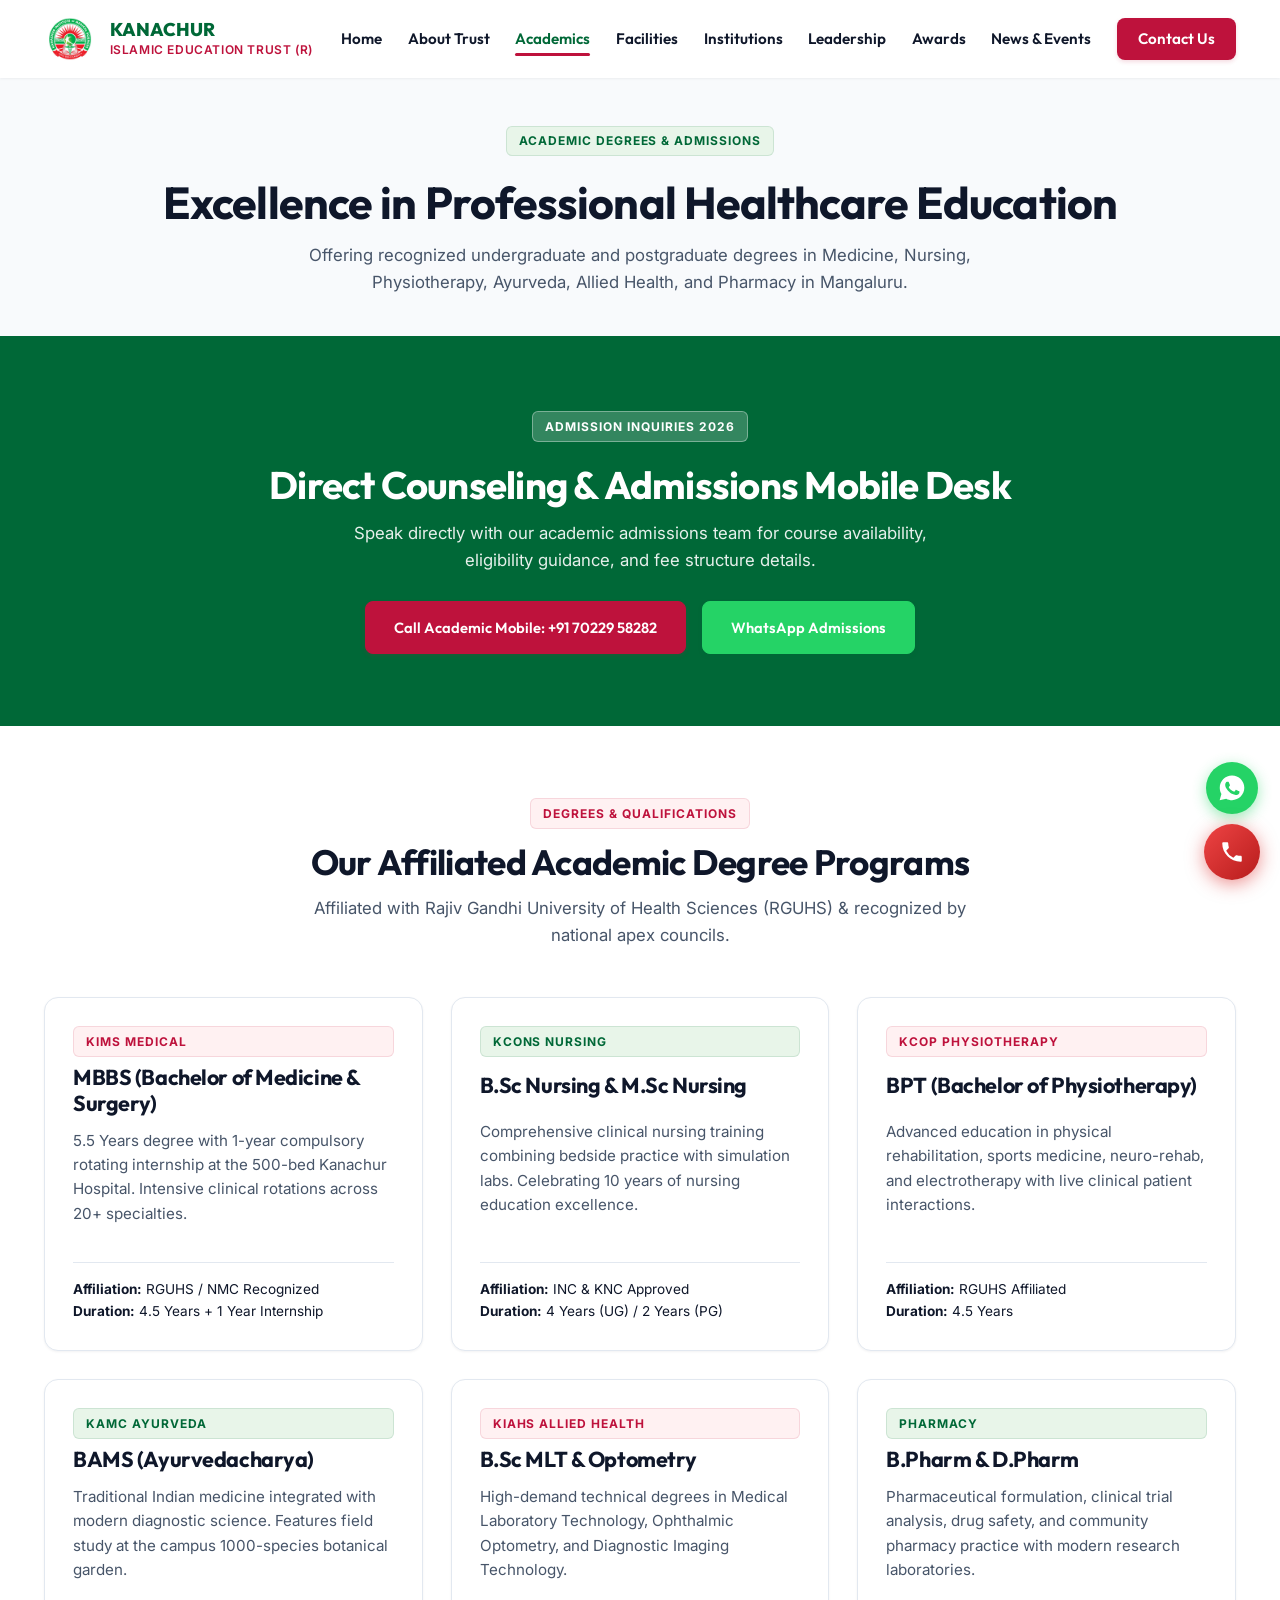
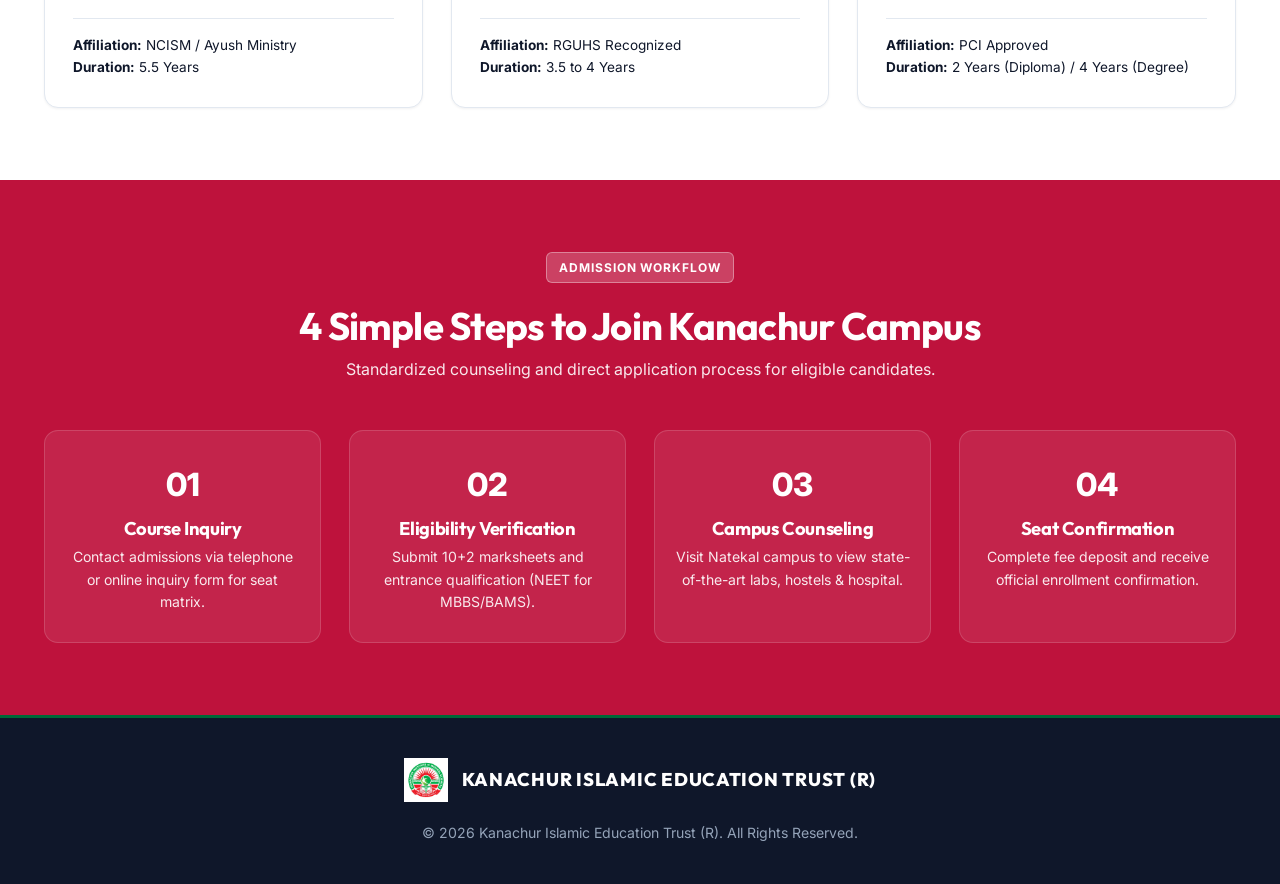
<file: academics.html>
<!DOCTYPE html>
<html lang="en">
<head>
  <meta charset="UTF-8">
  <meta name="viewport" content="width=device-width, initial-scale=1.0">
  <meta name="description" content="Academic programs at Kanachur Islamic Education Trust including MBBS, B.Sc Nursing, BPT, BAMS, B.Pharm, and Allied Health Sciences in Mangaluru.">
  <title>Academics & Admissions | Kanachur Islamic Education Trust</title>
  
  <link rel="preconnect" href="https://fonts.googleapis.com">
  <link rel="preconnect" href="https://fonts.gstatic.com" crossorigin>
  <link href="https://fonts.googleapis.com/css2?family=Inter:wght@400;500;600;700;800&family=Outfit:wght@600;700;800&display=swap" rel="stylesheet">
  
  <link rel="stylesheet" href="css/main.css">
  <link rel="stylesheet" href="css/components.css">
</head>
<body>

  <!-- Header -->
  <header class="site-header">
    <nav class="navbar" aria-label="Main Navigation">
      <div class="container nav-container">
        <a href="index.html" class="brand-logo">
          <img src="images/logo.png" alt="Kanachur Trust Crest Logo" class="brand-logo-img" width="52" height="52">
          <div class="brand-logo-text">
            <span class="brand-name">KANACHUR</span>
            <span class="brand-sub">Islamic Education Trust (R)</span>
          </div>
        </a>

        <button class="mobile-toggle" aria-label="Toggle Menu" aria-expanded="false" aria-controls="primaryNav">
          <svg class="mobile-toggle-icon" viewBox="0 0 24 24"><path d="M3 18h18v-2H3v2zm0-5h18v-2H3v2zm0-7v2h18V6H3z"/></svg>
          <span style="font-size:0.85rem; font-weight:700;">Menu</span>
        </button>

        <ul class="nav-menu" id="primaryNav">
          <div class="nav-menu-header">
            <div style="display:flex; align-items:center; gap:0.5rem;">
              <img src="images/logo.png" alt="Kanachur Logo" width="36" height="36">
              <span style="font-family:var(--font-family-heading); font-weight:800; color:var(--color-green-primary); font-size:1rem;">KANACHUR</span>
            </div>
            <button class="nav-menu-close" aria-label="Close Navigation Menu">✕</button>
          </div>
          <li><a href="index.html" class="nav-link">Home</a></li>
          <li><a href="about.html" class="nav-link">About Trust</a></li>
          <li><a href="academics.html" class="nav-link active">Academics</a></li>
          <li><a href="facilities.html" class="nav-link">Facilities</a></li>
          <li><a href="institutions.html" class="nav-link">Institutions</a></li>
          <li><a href="leadership.html" class="nav-link">Leadership</a></li>
          <li><a href="awards.html" class="nav-link">Awards</a></li>
          <li><a href="news.html" class="nav-link">News & Events</a></li>
          <li><a href="contact.html" class="nav-link btn btn-primary" style="padding: 0.5rem 1.25rem; color: white;">Contact Us</a></li>
        </ul>
      </div>
    </nav>
  </header>

  <main>
    <!-- Inner Page Hero Banner -->
    <section style="background-color: var(--color-offwhite); padding: 3rem 0 2.5rem; border-bottom: 3px solid var(--color-green-primary);">
      <div class="container text-center">
        <span class="section-badge">Academic Degrees & Admissions</span>
        <h1 style="font-size: clamp(2rem, 3.5vw, 2.8rem); margin-top: 0.5rem; color: var(--color-text-main);">Excellence in Professional Healthcare Education</h1>
        <p style="max-width: 680px; margin: 0.75rem auto 0; font-size: 1.05rem; color: var(--color-text-muted);">Offering recognized undergraduate and postgraduate degrees in Medicine, Nursing, Physiotherapy, Ayurveda, Allied Health, and Pharmacy in Mangaluru.</p>
      </div>
    </section>

    <!-- Rich Green Filled Header Banner -->
    <section class="section-padding bg-fill-green">
      <div class="container text-center">
        <span class="section-badge white-fill">ADMISSION INQUIRIES 2026</span>
        <h2 style="font-size: clamp(1.8rem, 3vw, 2.4rem); margin-top: 0.5rem; color: #ffffff;">Direct Counseling & Admissions Mobile Desk</h2>
        <p style="max-width: 640px; margin: 0.75rem auto 1.75rem; color: rgba(255,255,255,0.92); font-size: 1.05rem;">Speak directly with our academic admissions team for course availability, eligibility guidance, and fee structure details.</p>
        <div style="display: flex; justify-content: center; gap: 1rem; flex-wrap: wrap;">
          <a href="tel:+917022958282" class="btn btn-primary" style="background-color: var(--color-red-primary); border-color: var(--color-red-primary); padding: 0.85rem 1.75rem;">Call Academic Mobile: +91 70229 58282</a>
          <a href="https://wa.me/917022958282?text=Inquiry%20regarding%20Academic%20Admissions" target="_blank" rel="noopener noreferrer" class="btn btn-secondary" style="background-color: #25D366; border-color: #25D366; color: #ffffff; padding: 0.85rem 1.75rem;">WhatsApp Admissions</a>
        </div>
      </div>
    </section>

    <!-- Academic Degree Programs Grid -->
    <section class="section-padding" style="background-color: var(--color-white);">
      <div class="container">
        <div class="text-center reveal-on-scroll" style="margin-bottom: 3rem;">
          <div class="section-badge red">Degrees & Qualifications</div>
          <h2 class="section-title">Our Affiliated Academic Degree Programs</h2>
          <p class="section-subtitle">Affiliated with Rajiv Gandhi University of Health Sciences (RGUHS) & recognized by national apex councils.</p>
        </div>

        <div class="grid grid-3">
          <!-- MBBS -->
          <div class="institution-card reveal-on-scroll" style="padding: 1.75rem;">
            <span class="section-badge red" style="margin-bottom: 0.5rem;">KIMS MEDICAL</span>
            <h3 style="font-size: 1.35rem; color: var(--color-text-main); font-weight: 700;">MBBS (Bachelor of Medicine & Surgery)</h3>
            <p style="margin-top: 0.75rem; font-size: 0.95rem;">5.5 Years degree with 1-year compulsory rotating internship at the 500-bed Kanachur Hospital. Intensive clinical rotations across 20+ specialties.</p>
            <div style="margin-top: 1.25rem; padding-top: 1rem; border-top: 1px solid var(--color-border); font-size: 0.85rem; color: var(--color-text-main);">
              <strong>Affiliation:</strong> RGUHS / NMC Recognized<br>
              <strong>Duration:</strong> 4.5 Years + 1 Year Internship
            </div>
          </div>

          <!-- B.Sc Nursing -->
          <div class="institution-card reveal-on-scroll" style="padding: 1.75rem;">
            <span class="section-badge" style="margin-bottom: 0.5rem;">KCONS NURSING</span>
            <h3 style="font-size: 1.35rem; color: var(--color-text-main); font-weight: 700;">B.Sc Nursing & M.Sc Nursing</h3>
            <p style="margin-top: 0.75rem; font-size: 0.95rem;">Comprehensive clinical nursing training combining bedside practice with simulation labs. Celebrating 10 years of nursing education excellence.</p>
            <div style="margin-top: 1.25rem; padding-top: 1rem; border-top: 1px solid var(--color-border); font-size: 0.85rem; color: var(--color-text-main);">
              <strong>Affiliation:</strong> INC & KNC Approved<br>
              <strong>Duration:</strong> 4 Years (UG) / 2 Years (PG)
            </div>
          </div>

          <!-- BPT -->
          <div class="institution-card reveal-on-scroll" style="padding: 1.75rem;">
            <span class="section-badge red" style="margin-bottom: 0.5rem;">KCOP PHYSIOTHERAPY</span>
            <h3 style="font-size: 1.35rem; color: var(--color-text-main); font-weight: 700;">BPT (Bachelor of Physiotherapy)</h3>
            <p style="margin-top: 0.75rem; font-size: 0.95rem;">Advanced education in physical rehabilitation, sports medicine, neuro-rehab, and electrotherapy with live clinical patient interactions.</p>
            <div style="margin-top: 1.25rem; padding-top: 1rem; border-top: 1px solid var(--color-border); font-size: 0.85rem; color: var(--color-text-main);">
              <strong>Affiliation:</strong> RGUHS Affiliated<br>
              <strong>Duration:</strong> 4.5 Years
            </div>
          </div>

          <!-- BAMS Ayurveda -->
          <div class="institution-card reveal-on-scroll" style="padding: 1.75rem;">
            <span class="section-badge" style="margin-bottom: 0.5rem;">KAMC AYURVEDA</span>
            <h3 style="font-size: 1.35rem; color: var(--color-text-main); font-weight: 700;">BAMS (Ayurvedacharya)</h3>
            <p style="margin-top: 0.75rem; font-size: 0.95rem;">Traditional Indian medicine integrated with modern diagnostic science. Features field study at the campus 1000-species botanical garden.</p>
            <div style="margin-top: 1.25rem; padding-top: 1rem; border-top: 1px solid var(--color-border); font-size: 0.85rem; color: var(--color-text-main);">
              <strong>Affiliation:</strong> NCISM / Ayush Ministry<br>
              <strong>Duration:</strong> 5.5 Years
            </div>
          </div>

          <!-- Allied Health Sciences -->
          <div class="institution-card reveal-on-scroll" style="padding: 1.75rem;">
            <span class="section-badge red" style="margin-bottom: 0.5rem;">KIAHS ALLIED HEALTH</span>
            <h3 style="font-size: 1.35rem; color: var(--color-text-main); font-weight: 700;">B.Sc MLT & Optometry</h3>
            <p style="margin-top: 0.75rem; font-size: 0.95rem;">High-demand technical degrees in Medical Laboratory Technology, Ophthalmic Optometry, and Diagnostic Imaging Technology.</p>
            <div style="margin-top: 1.25rem; padding-top: 1rem; border-top: 1px solid var(--color-border); font-size: 0.85rem; color: var(--color-text-main);">
              <strong>Affiliation:</strong> RGUHS Recognized<br>
              <strong>Duration:</strong> 3.5 to 4 Years
            </div>
          </div>

          <!-- Pharmacy -->
          <div class="institution-card reveal-on-scroll" style="padding: 1.75rem;">
            <span class="section-badge" style="margin-bottom: 0.5rem;">PHARMACY</span>
            <h3 style="font-size: 1.35rem; color: var(--color-text-main); font-weight: 700;">B.Pharm & D.Pharm</h3>
            <p style="margin-top: 0.75rem; font-size: 0.95rem;">Pharmaceutical formulation, clinical trial analysis, drug safety, and community pharmacy practice with modern research laboratories.</p>
            <div style="margin-top: 1.25rem; padding-top: 1rem; border-top: 1px solid var(--color-border); font-size: 0.85rem; color: var(--color-text-main);">
              <strong>Affiliation:</strong> PCI Approved<br>
              <strong>Duration:</strong> 2 Years (Diploma) / 4 Years (Degree)
            </div>
          </div>
        </div>
      </div>
    </section>

    <!-- Admission Step Workflow in Rich Red Fill -->
    <section class="section-padding bg-fill-red">
      <div class="container">
        <div class="text-center reveal-on-scroll" style="margin-bottom: 3rem;">
          <span class="section-badge white-fill">ADMISSION WORKFLOW</span>
          <h2 style="font-size: clamp(1.8rem, 3vw, 2.4rem); margin-top: 0.5rem; color: #ffffff;">4 Simple Steps to Join Kanachur Campus</h2>
          <p style="max-width: 600px; margin: 0.5rem auto 0; color: rgba(255,255,255,0.9);">Standardized counseling and direct application process for eligible candidates.</p>
        </div>

        <div class="grid grid-4" style="text-align: center;">
          <div class="reveal-on-scroll" style="background: rgba(255,255,255,0.08); padding: 1.75rem 1.25rem; border-radius: var(--radius-lg); border: 1px solid rgba(255,255,255,0.15);">
            <div style="font-size: 2rem; font-weight: 800; color: #ffffff; margin-bottom: 0.5rem;">01</div>
            <h3 style="font-size: 1.15rem; color: #ffffff;">Course Inquiry</h3>
            <p style="font-size: 0.88rem; color: rgba(255,255,255,0.85); margin-top: 0.35rem;">Contact admissions via telephone or online inquiry form for seat matrix.</p>
          </div>

          <div class="reveal-on-scroll" style="background: rgba(255,255,255,0.08); padding: 1.75rem 1.25rem; border-radius: var(--radius-lg); border: 1px solid rgba(255,255,255,0.15);">
            <div style="font-size: 2rem; font-weight: 800; color: #ffffff; margin-bottom: 0.5rem;">02</div>
            <h3 style="font-size: 1.15rem; color: #ffffff;">Eligibility Verification</h3>
            <p style="font-size: 0.88rem; color: rgba(255,255,255,0.85); margin-top: 0.35rem;">Submit 10+2 marksheets and entrance qualification (NEET for MBBS/BAMS).</p>
          </div>

          <div class="reveal-on-scroll" style="background: rgba(255,255,255,0.08); padding: 1.75rem 1.25rem; border-radius: var(--radius-lg); border: 1px solid rgba(255,255,255,0.15);">
            <div style="font-size: 2rem; font-weight: 800; color: #ffffff; margin-bottom: 0.5rem;">03</div>
            <h3 style="font-size: 1.15rem; color: #ffffff;">Campus Counseling</h3>
            <p style="font-size: 0.88rem; color: rgba(255,255,255,0.85); margin-top: 0.35rem;">Visit Natekal campus to view state-of-the-art labs, hostels & hospital.</p>
          </div>

          <div class="reveal-on-scroll" style="background: rgba(255,255,255,0.08); padding: 1.75rem 1.25rem; border-radius: var(--radius-lg); border: 1px solid rgba(255,255,255,0.15);">
            <div style="font-size: 2rem; font-weight: 800; color: #ffffff; margin-bottom: 0.5rem;">04</div>
            <h3 style="font-size: 1.15rem; color: #ffffff;">Seat Confirmation</h3>
            <p style="font-size: 0.88rem; color: rgba(255,255,255,0.85); margin-top: 0.35rem;">Complete fee deposit and receive official enrollment confirmation.</p>
          </div>
        </div>
      </div>
    </section>
  </main>

  <!-- Footer (Strictly Logo + Trust Name + Copyright) -->
  <footer class="site-footer">
    <div class="container">
      <div class="footer-clean-content">
        <div class="footer-clean-brand">
          <img src="images/logo.png" alt="Kanachur Logo" width="44" height="44">
          <span class="footer-clean-brand-name">KANACHUR ISLAMIC EDUCATION TRUST (R)</span>
        </div>
        <div class="footer-copyright">
          © 2026 Kanachur Islamic Education Trust (R). All Rights Reserved.
        </div>
      </div>
    </div>
  </footer>

  <!-- Floating Red Tap-to-Call Button -->
  <a href="tel:08242888000" class="call-float-btn" aria-label="Call 24x7 Emergency: 0824-2888000">
    <svg class="call-icon-svg" viewBox="0 0 24 24">
      <path d="M6.62 10.79a15.053 15.053 0 0 0 6.59 6.59l2.2-2.2c.27-.27.67-.36 1.02-.24 1.12.37 2.33.57 3.57.57.55 0 1 .45 1 1V20c0 .55-.45 1-1 1-9.39 0-17-7.61-17-17 0-.55.45-1 1-1h3.5c.55 0 1 .45 1 1 0 1.25.2 2.45.57 3.57.11.35.03.74-.25 1.02l-2.2 2.2z"/>
    </svg>
  </a>

  <!-- Floating WhatsApp Button at Bottom Right -->
  <a href="https://wa.me/917022958282?text=Inquiry%20regarding%20Academic%20Admissions" target="_blank" rel="noopener noreferrer" class="whatsapp-float-btn" aria-label="Chat on WhatsApp with Kanachur Trust">
    <svg class="whatsapp-icon-svg" viewBox="0 0 24 24">
      <path d="M12.031 2c-5.417 0-9.826 4.408-9.826 9.826 0 1.738.455 3.434 1.32 4.938l-1.403 5.125 5.244-1.376c1.442.786 3.064 1.2 4.665 1.2 5.416 0 9.826-4.409 9.826-9.827 0-5.418-4.41-9.826-9.826-9.826zm5.8 14.156c-.244.686-1.433 1.31-1.986 1.385-.515.071-1.173.128-3.376-.78-2.822-1.163-4.633-4.043-4.774-4.232-.14-.188-1.144-1.523-1.144-2.905 0-1.383.723-2.063.98-2.345.257-.282.562-.352.75-.352.188 0 .375.002.538.009.174.008.408-.066.638.487.235.564.8 1.947.87 2.087.07.141.117.305.023.493-.094.188-.141.305-.282.47-.141.164-.296.368-.423.493-.141.141-.288.296-.124.577.164.282.729 1.205 1.564 1.948 1.074.957 1.979 1.254 2.261 1.395.282.141.446.117.61-.07.164-.188.704-.822.892-1.104.188-.282.375-.235.633-.141.258.094 1.642.775 1.923.916.282.141.469.211.539.328.07.117.07.681-.174 1.367z"/>
    </svg>
  </a>

  <!-- Back to Top Button -->
  <button class="back-to-top" aria-label="Back to Top">↑</button>

  <script src="js/main.js"></script>
</body>
</html>
</file>
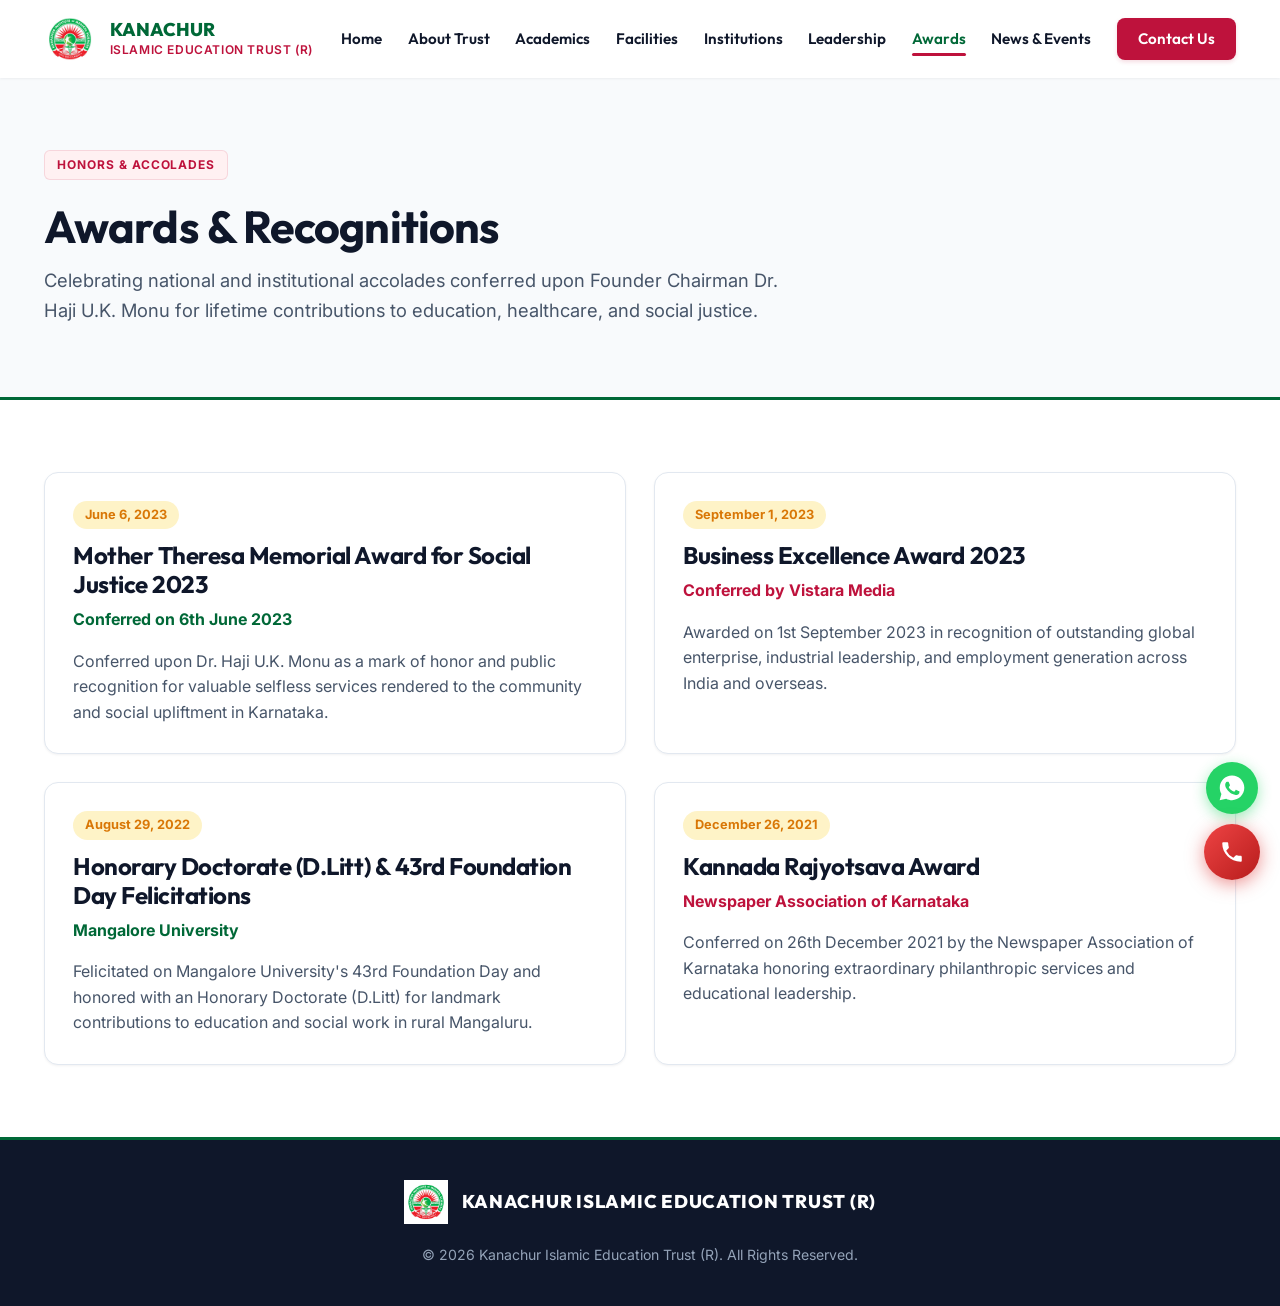
<file: awards.html>
<!DOCTYPE html>
<html lang="en">
<head>
  <meta charset="UTF-8">
  <meta name="viewport" content="width=device-width, initial-scale=1.0">
  <title>Awards & Recognitions | Kanachur Islamic Education Trust (R)</title>
  <meta name="description" content="Accolades and honors conferred upon Dr. Haji U.K. Monu and Kanachur Trust, including Honorary Doctorate D.Litt, Mother Theresa Memorial Award, and Kannada Rajyotsava Award.">
  
  <link rel="preconnect" href="https://fonts.googleapis.com">
  <link rel="preconnect" href="https://fonts.gstatic.com" crossorigin>
  <link href="https://fonts.googleapis.com/css2?family=Inter:wght@400;500;600;700&family=Outfit:wght@600;700;800;900&display=swap" rel="stylesheet">

  <link rel="stylesheet" href="css/main.css">
  <link rel="stylesheet" href="css/components.css">
</head>
<body>





  <!-- Frosted Backdrop Overlay for Mobile Drawer -->
  <div class="nav-overlay" id="navOverlay"></div>

  <!-- Header -->
  <header class="site-header">
    <nav class="navbar" aria-label="Main Navigation">
      <div class="container nav-container">
        <a href="index.html" class="brand-logo">
          <img src="images/logo.png" alt="Kanachur Trust Logo" class="brand-logo-img" width="52" height="52">
          <div class="brand-logo-text">
            <span class="brand-name">KANACHUR</span>
            <span class="brand-sub">Islamic Education Trust (R)</span>
          </div>
        </a>

        <button class="mobile-toggle" aria-label="Toggle Menu" aria-expanded="false" aria-controls="primaryNav">
          <svg class="mobile-toggle-icon" viewBox="0 0 24 24"><path d="M3 18h18v-2H3v2zm0-5h18v-2H3v2zm0-7v2h18V6H3z"/></svg>
          <span style="font-size:0.85rem; font-weight:700;">Menu</span>
        </button>

        <ul class="nav-menu" id="primaryNav">
          <div class="nav-menu-header">
            <div style="display:flex; align-items:center; gap:0.5rem;">
              <img src="images/logo.png" alt="Kanachur Logo" width="36" height="36">
              <span style="font-family:var(--font-family-heading); font-weight:800; color:var(--color-green-primary); font-size:1rem;">KANACHUR</span>
            </div>
            <button class="nav-menu-close" aria-label="Close Navigation Menu">✕</button>
          </div>
          <li><a href="index.html" class="nav-link">Home</a></li>
          <li><a href="about.html" class="nav-link">About Trust</a></li>
          <li><a href="academics.html" class="nav-link">Academics</a></li>
          <li><a href="facilities.html" class="nav-link">Facilities</a></li>
          <li><a href="institutions.html" class="nav-link">Institutions</a></li>
          <li><a href="leadership.html" class="nav-link">Leadership</a></li>
          <li><a href="awards.html" class="nav-link active">Awards</a></li>
          <li><a href="news.html" class="nav-link">News & Events</a></li>
          <li><a href="contact.html" class="nav-link btn btn-primary" style="padding: 0.5rem 1.25rem; color: white;">Contact Us</a></li>
        </ul>
      </div>
    </nav>
  </header>

  <main id="main-content">

    <section style="background: var(--color-offwhite); color: var(--color-text-main); padding: 4.5rem 0; border-bottom: 3px solid var(--color-green-primary);">
      <div class="container">
        <div class="section-badge red">HONORS & ACCOLADES</div>
        <h1 style="font-size: 2.8rem; margin-top: 0.5rem;">Awards & Recognitions</h1>
        <p style="font-size: 1.15rem; max-width: 750px; margin-top: 0.75rem;">
          Celebrating national and institutional accolades conferred upon Founder Chairman Dr. Haji U.K. Monu for lifetime contributions to education, healthcare, and social justice.
        </p>
      </div>
    </section>

    <!-- Awards Timeline Grid -->
    <section class="section-padding" style="background-color: var(--color-white);">
      <div class="container">
        <div class="grid grid-2">

          <!-- Mother Theresa Award -->
          <article class="award-card reveal-on-scroll">
            <div class="award-badge">June 6, 2023</div>
            <h3 style="font-size: 1.5rem; color: var(--color-text-main); margin-bottom: 0.5rem;">Mother Theresa Memorial Award for Social Justice 2023</h3>
            <p style="color: var(--color-green-primary); font-weight: 700; margin-bottom: 1rem;">Conferred on 6th June 2023</p>
            <p>Conferred upon Dr. Haji U.K. Monu as a mark of honor and public recognition for valuable selfless services rendered to the community and social upliftment in Karnataka.</p>
          </article>

          <!-- Business Excellence Award -->
          <article class="award-card reveal-on-scroll">
            <div class="award-badge">September 1, 2023</div>
            <h3 style="font-size: 1.5rem; color: var(--color-text-main); margin-bottom: 0.5rem;">Business Excellence Award 2023</h3>
            <p style="color: var(--color-red-primary); font-weight: 700; margin-bottom: 1rem;">Conferred by Vistara Media</p>
            <p>Awarded on 1st September 2023 in recognition of outstanding global enterprise, industrial leadership, and employment generation across India and overseas.</p>
          </article>

          <!-- Mangalore University Felicitations & D.Litt -->
          <article class="award-card reveal-on-scroll">
            <div class="award-badge">August 29, 2022</div>
            <h3 style="font-size: 1.5rem; color: var(--color-text-main); margin-bottom: 0.5rem;">Honorary Doctorate (D.Litt) & 43rd Foundation Day Felicitations</h3>
            <p style="color: var(--color-green-primary); font-weight: 700; margin-bottom: 1rem;">Mangalore University</p>
            <p>Felicitated on Mangalore University's 43rd Foundation Day and honored with an Honorary Doctorate (D.Litt) for landmark contributions to education and social work in rural Mangaluru.</p>
          </article>

          <!-- Kannada Rajyotsava Award -->
          <article class="award-card reveal-on-scroll">
            <div class="award-badge">December 26, 2021</div>
            <h3 style="font-size: 1.5rem; color: var(--color-text-main); margin-bottom: 0.5rem;">Kannada Rajyotsava Award</h3>
            <p style="color: var(--color-red-primary); font-weight: 700; margin-bottom: 1rem;">Newspaper Association of Karnataka</p>
            <p>Conferred on 26th December 2021 by the Newspaper Association of Karnataka honoring extraordinary philanthropic services and educational leadership.</p>
          </article>

        </div>
      </div>
    </section>

  </main>

  <!-- Footer -->
  <footer class="site-footer">
    <div class="container">
      <div class="footer-clean-content">
        <div class="footer-clean-brand">
          <img src="images/logo.png" alt="Kanachur Logo" width="44" height="44">
          <span class="footer-clean-brand-name">KANACHUR ISLAMIC EDUCATION TRUST (R)</span>
        </div>

        <div class="footer-copyright">
          © 2026 Kanachur Islamic Education Trust (R). All Rights Reserved.
        </div>
      </div>
    </div>
  </footer>

  <!-- Floating Red Tap-to-Call Button -->
  <a href="tel:08242888000" class="call-float-btn" aria-label="Call 24x7 Emergency: 0824-2888000">
    <svg class="call-icon-svg" viewBox="0 0 24 24">
      <path d="M6.62 10.79a15.053 15.053 0 0 0 6.59 6.59l2.2-2.2c.27-.27.67-.36 1.02-.24 1.12.37 2.33.57 3.57.57.55 0 1 .45 1 1V20c0 .55-.45 1-1 1-9.39 0-17-7.61-17-17 0-.55.45-1 1-1h3.5c.55 0 1 .45 1 1 0 1.25.2 2.45.57 3.57.11.35.03.74-.25 1.02l-2.2 2.2z"/>
    </svg>
  </a>

  <!-- Floating WhatsApp Button at Bottom Right -->
  <a href="https://wa.me/917022958282?text=Hello%20Kanachur%20Trust%2C%20I%20have%20an%20inquiry" target="_blank" rel="noopener noreferrer" class="whatsapp-float-btn" aria-label="Chat on WhatsApp with Kanachur Trust">
    <svg class="whatsapp-icon-svg" viewBox="0 0 24 24">
      <path d="M12.031 2c-5.417 0-9.826 4.408-9.826 9.826 0 1.738.455 3.434 1.32 4.938l-1.403 5.125 5.244-1.376c1.442.786 3.064 1.2 4.665 1.2 5.416 0 9.826-4.409 9.826-9.827 0-5.418-4.41-9.826-9.826-9.826zm5.8 14.156c-.244.686-1.433 1.31-1.986 1.385-.515.071-1.173.128-3.376-.78-2.822-1.163-4.633-4.043-4.774-4.232-.14-.188-1.144-1.523-1.144-2.905 0-1.383.723-2.063.98-2.345.257-.282.562-.352.75-.352.188 0 .375.002.538.009.174.008.408-.066.638.487.235.564.8 1.947.87 2.087.07.141.117.305.023.493-.094.188-.141.305-.282.47-.141.164-.296.368-.423.493-.141.141-.288.296-.124.577.164.282.729 1.205 1.564 1.948 1.074.957 1.979 1.254 2.261 1.395.282.141.446.117.61-.07.164-.188.704-.822.892-1.104.188-.282.375-.235.633-.141.258.094 1.642.775 1.923.916.282.141.469.211.539.328.07.117.07.681-.174 1.367z"/>
    </svg>
  </a>

  <button class="back-to-top" aria-label="Back to Top">↑</button>

  <script src="js/main.js"></script>

</body>
</html>
</file>
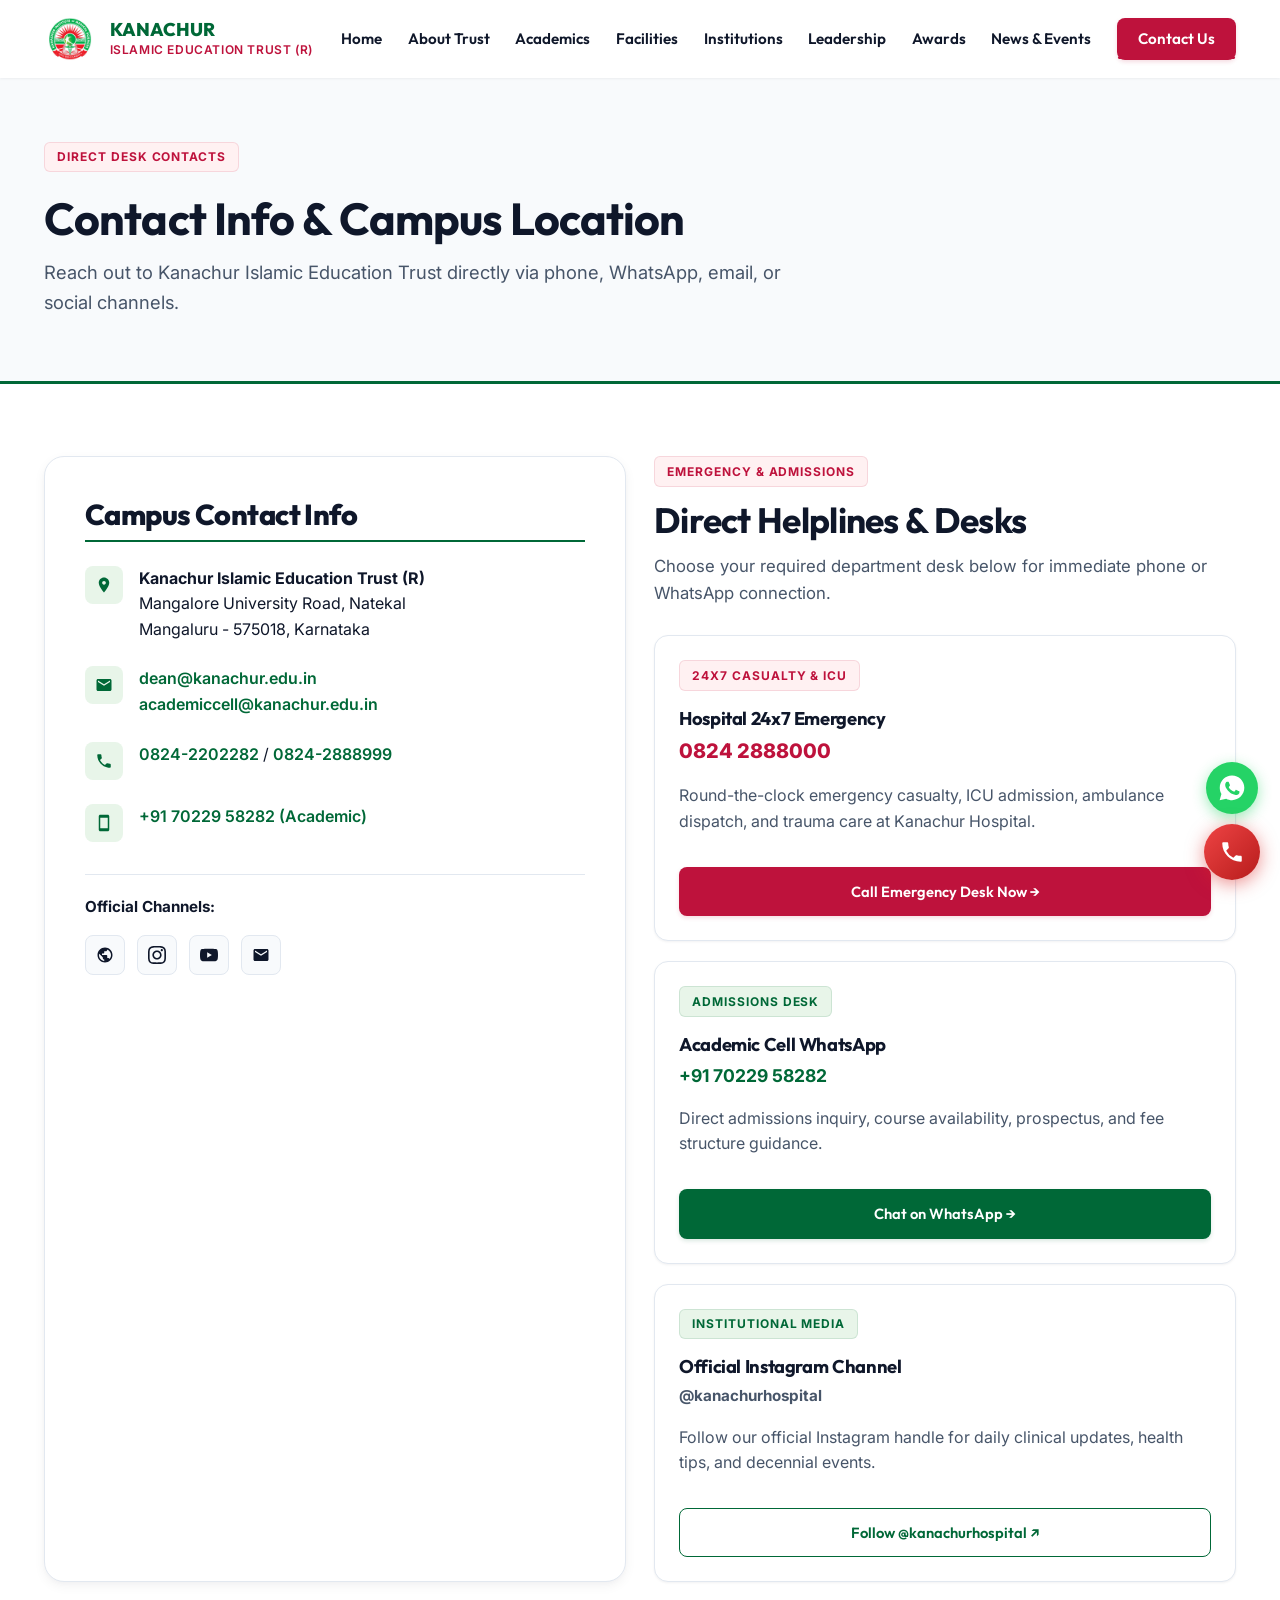
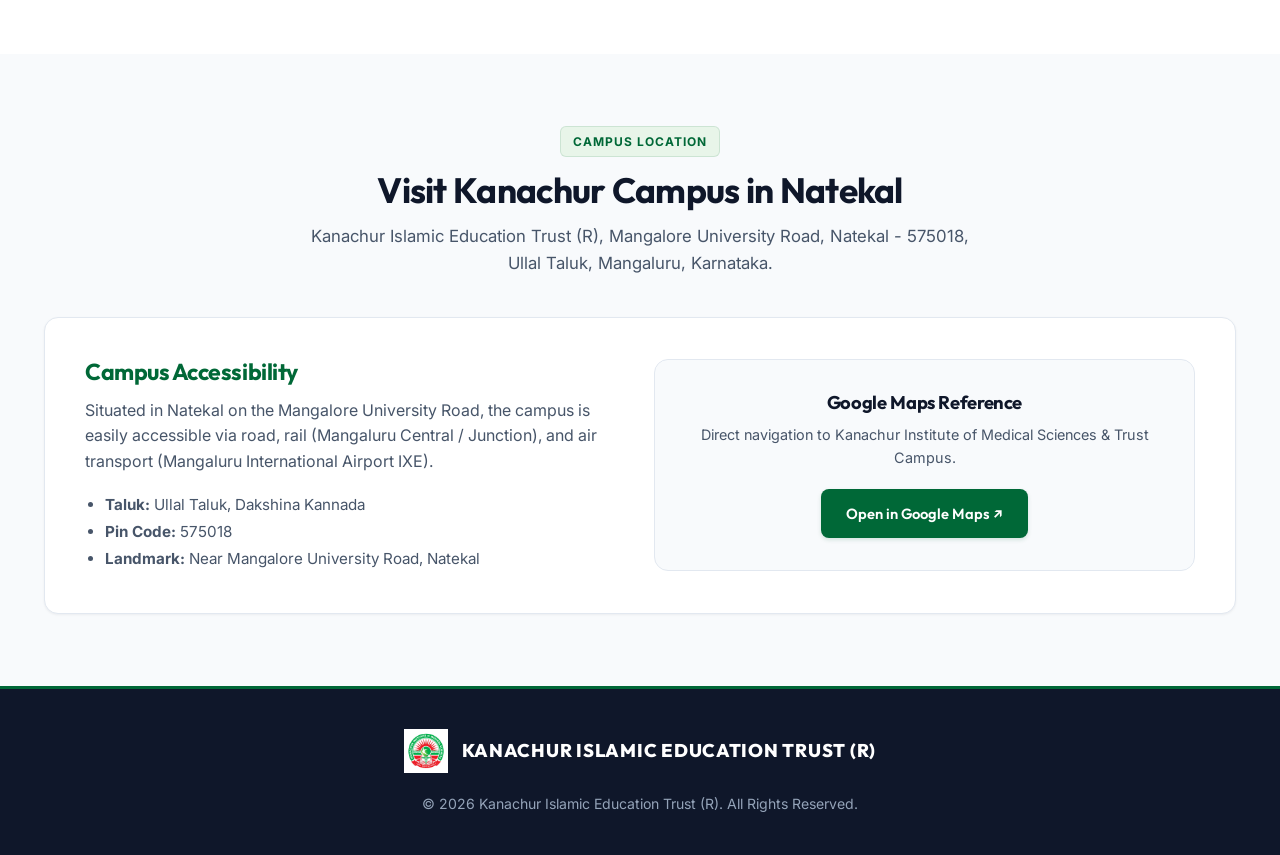
<file: contact.html>
<!DOCTYPE html>
<html lang="en">
<head>
  <meta charset="UTF-8">
  <meta name="viewport" content="width=device-width, initial-scale=1.0">
  <title>Contact Us & Location | Kanachur Islamic Education Trust (R)</title>
  <meta name="description" content="Contact Kanachur Islamic Education Trust (R) in Natekal, Mangaluru. Emergency hotline 0824-2888000, academic cell +91 70229 58282, dean@kanachur.edu.in.">
  
  <link rel="preconnect" href="https://fonts.googleapis.com">
  <link rel="preconnect" href="https://fonts.gstatic.com" crossorigin>
  <link href="https://fonts.googleapis.com/css2?family=Inter:wght@400;500;600;700&family=Outfit:wght@600;700;800;900&display=swap" rel="stylesheet">

  <link rel="stylesheet" href="css/main.css">
  <link rel="stylesheet" href="css/components.css">
</head>
<body>





  <!-- Frosted Backdrop Overlay for Mobile Drawer -->
  <div class="nav-overlay" id="navOverlay"></div>

  <!-- Header -->
  <header class="site-header">

    <nav class="navbar" aria-label="Main Navigation">
      <div class="container nav-container">
        <a href="index.html" class="brand-logo">
          <img src="images/logo.png" alt="Kanachur Trust Logo" class="brand-logo-img" width="52" height="52">
          <div class="brand-logo-text">
            <span class="brand-name">KANACHUR</span>
            <span class="brand-sub">Islamic Education Trust (R)</span>
          </div>
        </a>

        <button class="mobile-toggle" aria-label="Toggle Menu" aria-expanded="false" aria-controls="primaryNav">
          <svg class="mobile-toggle-icon" viewBox="0 0 24 24"><path d="M3 18h18v-2H3v2zm0-5h18v-2H3v2zm0-7v2h18V6H3z"/></svg>
          <span style="font-size:0.85rem; font-weight:700;">Menu</span>
        </button>

        <ul class="nav-menu" id="primaryNav">
          <div class="nav-menu-header">
            <div style="display:flex; align-items:center; gap:0.5rem;">
              <img src="images/logo.png" alt="Kanachur Logo" width="36" height="36">
              <span style="font-family:var(--font-family-heading); font-weight:800; color:var(--color-green-primary); font-size:1rem;">KANACHUR</span>
            </div>
            <button class="nav-menu-close" aria-label="Close Navigation Menu">✕</button>
          </div>
          <li><a href="index.html" class="nav-link">Home</a></li>
          <li><a href="about.html" class="nav-link">About Trust</a></li>
          <li><a href="academics.html" class="nav-link">Academics</a></li>
          <li><a href="facilities.html" class="nav-link">Facilities</a></li>
          <li><a href="institutions.html" class="nav-link">Institutions</a></li>
          <li><a href="leadership.html" class="nav-link">Leadership</a></li>
          <li><a href="awards.html" class="nav-link">Awards</a></li>
          <li><a href="news.html" class="nav-link">News & Events</a></li>
          <li><a href="contact.html" class="nav-link btn btn-primary active" style="padding: 0.5rem 1.25rem; color: white;">Contact Us</a></li>
        </ul>
      </div>
    </nav>
  </header>

  <main id="main-content">

    <section style="background: var(--color-offwhite); color: var(--color-text-main); padding: 4rem 0; border-bottom: 3px solid var(--color-green-primary);">
      <div class="container">
        <div class="section-badge red">DIRECT DESK CONTACTS</div>
        <h1 style="font-size: 2.8rem; margin-top: 0.5rem;">Contact Info & Campus Location</h1>
        <p style="font-size: 1.15rem; max-width: 750px; margin-top: 0.75rem;">
          Reach out to Kanachur Islamic Education Trust directly via phone, WhatsApp, email, or social channels.
        </p>
      </div>
    </section>

    <!-- Contact Info Cards Grid Section (NO FORMS) -->
    <section class="section-padding" style="background-color: var(--color-white);">
      <div class="container">
        <div class="grid grid-2">

          <!-- Contact Info Display Box (Clean Minimal Design) -->
          <div class="contact-display-card reveal-on-scroll">
            <h2 class="contact-display-title">Campus Contact Info</h2>

            <div class="contact-info-row">
              <div class="contact-info-icon">
                <svg width="18" height="18" viewBox="0 0 24 24" fill="currentColor"><path d="M12 2C8.13 2 5 5.13 5 9c0 5.25 7 13 7 13s7-7.75 7-13c0-3.87-3.13-7-7-7zm0 9.5c-1.38 0-2.5-1.12-2.5-2.5s1.12-2.5 2.5-2.5 2.5 1.12 2.5 2.5-1.12 2.5-2.5 2.5z"/></svg>
              </div>
              <div class="contact-info-text">
                <strong>Kanachur Islamic Education Trust (R)</strong><br>
                Mangalore University Road, Natekal<br>
                Mangaluru - 575018, Karnataka
              </div>
            </div>

            <div class="contact-info-row">
              <div class="contact-info-icon">
                <svg width="18" height="18" viewBox="0 0 24 24" fill="currentColor"><path d="M20 4H4c-1.1 0-1.99.9-1.99 2L2 18c0 1.1.9 2 2 2h16c1.1 0 2-.9 2-2V6c0-1.1-.9-2-2-2zm0 4l-8 5-8-5V6l8 5 8-5v2z"/></svg>
              </div>
              <div class="contact-info-text">
                <a href="mailto:dean@kanachur.edu.in">dean@kanachur.edu.in</a><br>
                <a href="mailto:academiccell@kanachur.edu.in">academiccell@kanachur.edu.in</a>
              </div>
            </div>

            <div class="contact-info-row">
              <div class="contact-info-icon">
                <svg width="18" height="18" viewBox="0 0 24 24" fill="currentColor"><path d="M6.62 10.79a15.053 15.053 0 0 0 6.59 6.59l2.2-2.2c.27-.27.67-.36 1.02-.24 1.12.37 2.33.57 3.57.57.55 0 1 .45 1 1V20c0 .55-.45 1-1 1-9.39 0-17-7.61-17-17 0-.55.45-1 1-1h3.5c.55 0 1 .45 1 1 0 1.25.2 2.45.57 3.57.11.35.03.74-.25 1.02l-2.2 2.2z"/></svg>
              </div>
              <div class="contact-info-text">
                <a href="tel:08242202282">0824-2202282</a> / <a href="tel:08242888999">0824-2888999</a>
              </div>
            </div>

            <div class="contact-info-row">
              <div class="contact-info-icon">
                <svg width="18" height="18" viewBox="0 0 24 24" fill="currentColor"><path d="M17 1.01L7 1c-1.1 0-2 .9-2 2v18c0 1.1.9 2 2 2h10c1.1 0 2-.9 2-2V3c0-1.1-.9-1.99-2-1.99zM17 19H7V5h10v14z"/></svg>
              </div>
              <div class="contact-info-text">
                <a href="tel:+917022958282">+91 70229 58282 (Academic)</a>
              </div>
            </div>

            <div style="margin-top: 2rem; border-top: 1px solid var(--color-border); padding-top: 1.25rem;">
              <strong style="font-size: 0.95rem; display: block; margin-bottom: 0.75rem; color: var(--color-text-main);">Official Channels:</strong>
              <div class="social-links-group">
                <a href="https://kanachurims.com/" target="_blank" rel="noopener noreferrer" class="social-icon-btn" aria-label="Website">
                  <svg width="18" height="18" viewBox="0 0 24 24" fill="currentColor"><path d="M12 2C6.48 2 2 6.48 2 12s4.48 10 10 10 10-4.48 10-10S17.52 2 12 2zm-1 17.93c-3.95-.49-7-3.85-7-7.93 0-.62.08-1.21.21-1.79L9 15v1c0 1.1.9 2 2 2v1.93zm6.9-2.54c-.26-.81-1-1.39-1.9-1.39h-1v-3c0-.55-.45-1-1-1H8v-2h2c.55 0 1-.45 1-1V7h2c1.1 0 2-.9 2-2v-.41c2.93 1.19 5 4.06 5 7.41 0 2.08-.8 3.97-2.1 5.39z"/></svg>
                </a>
                <a href="https://www.instagram.com/kanachurhospital/" target="_blank" rel="noopener noreferrer" class="social-icon-btn" aria-label="Instagram">
                  <svg width="18" height="18" viewBox="0 0 24 24" fill="currentColor"><path d="M12 2.163c3.204 0 3.584.012 4.85.07 3.252.148 4.771 1.691 4.919 4.919.058 1.265.069 1.645.069 4.849 0 3.205-.012 3.584-.069 4.849-.149 3.225-1.664 4.771-4.919 4.919-1.266.058-1.644.07-4.85.07-3.204 0-3.584-.012-4.849-.07-3.26-.149-4.771-1.699-4.919-4.92-.058-1.265-.07-1.644-.07-4.849 0-3.204.013-3.583.07-4.849.149-3.227 1.664-4.771 4.919-4.919 1.266-.057 1.645-.069 4.849-.069zm0-2.163c-3.259 0-3.667.014-4.947.072-4.358.2-6.78 2.618-6.98 6.98-.059 1.281-.073 1.689-.073 4.948 0 3.259.014 3.668.072 4.948.2 4.358 2.618 6.78 6.98 6.98 1.281.058 1.689.072 4.948.072 3.259 0 3.668-.014 4.948-.072 4.354-.2 6.782-2.618 6.979-6.98.059-1.28.073-1.689.073-4.948 0-3.259-.014-3.667-.072-4.947-.196-4.354-2.617-6.78-6.979-6.98-1.281-.059-1.69-.073-4.949-.073zm0 5.838c-3.403 0-6.162 2.759-6.162 6.162s2.759 6.163 6.162 6.163 6.162-2.759 6.162-6.163c0-3.403-2.759-6.162-6.162-6.162zm0 10.162c-2.209 0-4-1.79-4-4 0-2.209 1.791-4 4-4s4 1.791 4 4c0 2.21-1.791 4-4 4zm6.406-11.845c-.796 0-1.441.645-1.441 1.44s.645 1.44 1.441 1.44c.795 0 1.439-.645 1.439-1.44s-.644-1.44-1.439-1.44z"/></svg>
                </a>
                <a href="https://youtube.com" target="_blank" rel="noopener noreferrer" class="social-icon-btn" aria-label="YouTube">
                  <svg width="18" height="18" viewBox="0 0 24 24" fill="currentColor"><path d="M23.498 6.186a3.016 3.016 0 0 0-2.122-2.136C19.505 3.545 12 3.545 12 3.545s-7.505 0-9.377.505A3.017 3.017 0 0 0 .502 6.186C0 8.07 0 12 0 12s0 3.93.502 5.814a3.016 3.016 0 0 0 2.122 2.136c1.871.505 9.376.505 9.376.505s7.505 0 9.377-.505a3.015 3.015 0 0 0 2.122-2.136C24 15.93 24 12 24 12s0-3.93-.502-5.814zM9.545 15.568V8.432L15.818 12l-6.273 3.568z"/></svg>
                </a>
                <a href="mailto:academiccell@kanachur.edu.in" class="social-icon-btn" aria-label="Email">
                  <svg width="18" height="18" viewBox="0 0 24 24" fill="currentColor"><path d="M20 4H4c-1.1 0-1.99.9-1.99 2L2 18c0 1.1.9 2 2 2h16c1.1 0 2-.9 2-2V6c0-1.1-.9-2-2-2zm0 4l-8 5-8-5V6l8 5 8-5v2z"/></svg>
                </a>
              </div>
            </div>
          </div>

          <!-- Direct CTA & Action Desk Column -->
          <div class="reveal-on-scroll">
            <div class="section-badge red">Emergency & Admissions</div>
            <h2 class="section-title">Direct Helplines & Desks</h2>
            <p class="section-subtitle" style="margin-bottom: 1.75rem;">Choose your required department desk below for immediate phone or WhatsApp connection.</p>

            <div class="institution-card red-accent" style="margin-bottom: 1.25rem;">
              <div style="padding: 1.5rem 1.5rem 0;">
                <span class="section-badge red">24x7 CASUALTY & ICU</span>
                <h3 class="institution-title" style="margin-top: 0.25rem;">Hospital 24x7 Emergency</h3>
                <span style="font-size: 1.25rem; font-weight: 800; color: var(--color-red-primary); display: block; margin-top: 0.25rem;">0824 2888000</span>
              </div>
              <div class="institution-card-content" style="padding: 1rem 1.5rem 1.5rem;">
                <p>Round-the-clock emergency casualty, ICU admission, ambulance dispatch, and trauma care at Kanachur Hospital.</p>
                <div style="margin-top: 1rem;">
                  <a href="tel:08242888000" class="btn btn-primary" style="width: 100%;">Call Emergency Desk Now →</a>
                </div>
              </div>
            </div>

            <div class="institution-card" style="margin-bottom: 1.25rem;">
              <div style="padding: 1.5rem 1.5rem 0;">
                <span class="section-badge">ADMISSIONS DESK</span>
                <h3 class="institution-title" style="margin-top: 0.25rem;">Academic Cell WhatsApp</h3>
                <span style="font-size: 1.1rem; font-weight: 700; color: var(--color-green-primary); display: block; margin-top: 0.25rem;">+91 70229 58282</span>
              </div>
              <div class="institution-card-content" style="padding: 1rem 1.5rem 1.5rem;">
                <p>Direct admissions inquiry, course availability, prospectus, and fee structure guidance.</p>
                <div style="margin-top: 1rem;">
                  <a href="https://wa.me/917022958282?text=Hello%20Kanachur%20Trust%2C%20I%20have%20an%20inquiry" target="_blank" rel="noopener noreferrer" class="btn btn-secondary" style="width: 100%;">
                    Chat on WhatsApp →
                  </a>
                </div>
              </div>
            </div>

            <div class="institution-card">
              <div style="padding: 1.5rem 1.5rem 0;">
                <span class="section-badge">INSTITUTIONAL MEDIA</span>
                <h3 class="institution-title" style="margin-top: 0.25rem;">Official Instagram Channel</h3>
                <span style="font-size: 0.95rem; font-weight: 700; color: var(--color-text-muted); display: block; margin-top: 0.25rem;">@kanachurhospital</span>
              </div>
              <div class="institution-card-content" style="padding: 1rem 1.5rem 1.5rem;">
                <p>Follow our official Instagram handle for daily clinical updates, health tips, and decennial events.</p>
                <div style="margin-top: 1rem;">
                  <a href="https://www.instagram.com/kanachurhospital/" target="_blank" rel="noopener noreferrer" class="btn btn-outline-green" style="width: 100%;">
                    Follow @kanachurhospital ↗
                  </a>
                </div>
              </div>
            </div>

          </div>

        </div>
      </div>
    </section>

    <!-- Map & Campus Location Section -->
    <section class="section-padding" style="background-color: var(--color-offwhite);">
      <div class="container">
        <div class="text-center reveal-on-scroll" style="margin-bottom: 2.5rem;">
          <div class="section-badge">Campus Location</div>
          <h2 class="section-title">Visit Kanachur Campus in Natekal</h2>
          <p class="section-subtitle">Kanachur Islamic Education Trust (R), Mangalore University Road, Natekal - 575018, Ullal Taluk, Mangaluru, Karnataka.</p>
        </div>

        <div class="institution-card reveal-on-scroll" style="background: white; padding: 2.5rem;">
          <div class="grid grid-2" style="align-items: center;">
            <div>
              <h3 style="color: var(--color-green-primary); margin-bottom: 0.75rem;">Campus Accessibility</h3>
              <p>Situated in Natekal on the Mangalore University Road, the campus is easily accessible via road, rail (Mangaluru Central / Junction), and air transport (Mangaluru International Airport IXE).</p>
              <ul style="margin-left: 1.25rem; margin-top: 0.75rem; color: var(--color-text-muted); font-size: 0.95rem; line-height: 1.8;">
                <li><strong>Taluk:</strong> Ullal Taluk, Dakshina Kannada</li>
                <li><strong>Pin Code:</strong> 575018</li>
                <li><strong>Landmark:</strong> Near Mangalore University Road, Natekal</li>
              </ul>
            </div>
            <div style="background: var(--color-offwhite); padding: 2rem; border-radius: var(--radius-lg); text-align: center; border: 1px solid var(--color-border);">
              <h4 style="margin-bottom: 0.5rem;">Google Maps Reference</h4>
              <p style="font-size: 0.9rem; color: var(--color-text-muted); margin-bottom: 1.25rem;">Direct navigation to Kanachur Institute of Medical Sciences & Trust Campus.</p>
              <a href="https://maps.google.com/?q=Kanachur+Institute+of+Medical+Sciences+Natekal+Mangaluru" target="_blank" rel="noopener noreferrer" class="btn btn-secondary">
                Open in Google Maps ↗
              </a>
            </div>
          </div>
        </div>
      </div>
    </section>

  </main>

  <!-- Footer -->
  <footer class="site-footer">
    <div class="container">
      <div class="footer-clean-content">
        <div class="footer-clean-brand">
          <img src="images/logo.png" alt="Kanachur Logo" width="44" height="44">
          <span class="footer-clean-brand-name">KANACHUR ISLAMIC EDUCATION TRUST (R)</span>
        </div>

        <div class="footer-copyright">
          © 2026 Kanachur Islamic Education Trust (R). All Rights Reserved.
        </div>
      </div>
    </div>
  </footer>

  <!-- Floating Red Tap-to-Call Button -->
  <a href="tel:08242888000" class="call-float-btn" aria-label="Call 24x7 Emergency: 0824-2888000">
    <svg class="call-icon-svg" viewBox="0 0 24 24">
      <path d="M6.62 10.79a15.053 15.053 0 0 0 6.59 6.59l2.2-2.2c.27-.27.67-.36 1.02-.24 1.12.37 2.33.57 3.57.57.55 0 1 .45 1 1V20c0 .55-.45 1-1 1-9.39 0-17-7.61-17-17 0-.55.45-1 1-1h3.5c.55 0 1 .45 1 1 0 1.25.2 2.45.57 3.57.11.35.03.74-.25 1.02l-2.2 2.2z"/>
    </svg>
  </a>

  <!-- Floating WhatsApp Button at Bottom Right -->
  <a href="https://wa.me/917022958282?text=Hello%20Kanachur%20Trust%2C%20I%20have%20an%20inquiry" target="_blank" rel="noopener noreferrer" class="whatsapp-float-btn" aria-label="Chat on WhatsApp with Kanachur Trust">
    <svg class="whatsapp-icon-svg" viewBox="0 0 24 24">
      <path d="M12.031 2c-5.417 0-9.826 4.408-9.826 9.826 0 1.738.455 3.434 1.32 4.938l-1.403 5.125 5.244-1.376c1.442.786 3.064 1.2 4.665 1.2 5.416 0 9.826-4.409 9.826-9.827 0-5.418-4.41-9.826-9.826-9.826zm5.8 14.156c-.244.686-1.433 1.31-1.986 1.385-.515.071-1.173.128-3.376-.78-2.822-1.163-4.633-4.043-4.774-4.232-.14-.188-1.144-1.523-1.144-2.905 0-1.383.723-2.063.98-2.345.257-.282.562-.352.75-.352.188 0 .375.002.538.009.174.008.408-.066.638.487.235.564.8 1.947.87 2.087.07.141.117.305.023.493-.094.188-.141.305-.282.47-.141.164-.296.368-.423.493-.141.141-.288.296-.124.577.164.282.729 1.205 1.564 1.948 1.074.957 1.979 1.254 2.261 1.395.282.141.446.117.61-.07.164-.188.704-.822.892-1.104.188-.282.375-.235.633-.141.258.094 1.642.775 1.923.916.282.141.469.211.539.328.07.117.07.681-.174 1.367z"/>
    </svg>
  </a>

  <button class="back-to-top" aria-label="Back to Top">↑</button>

  <script src="js/main.js"></script>

</body>
</html>
</file>
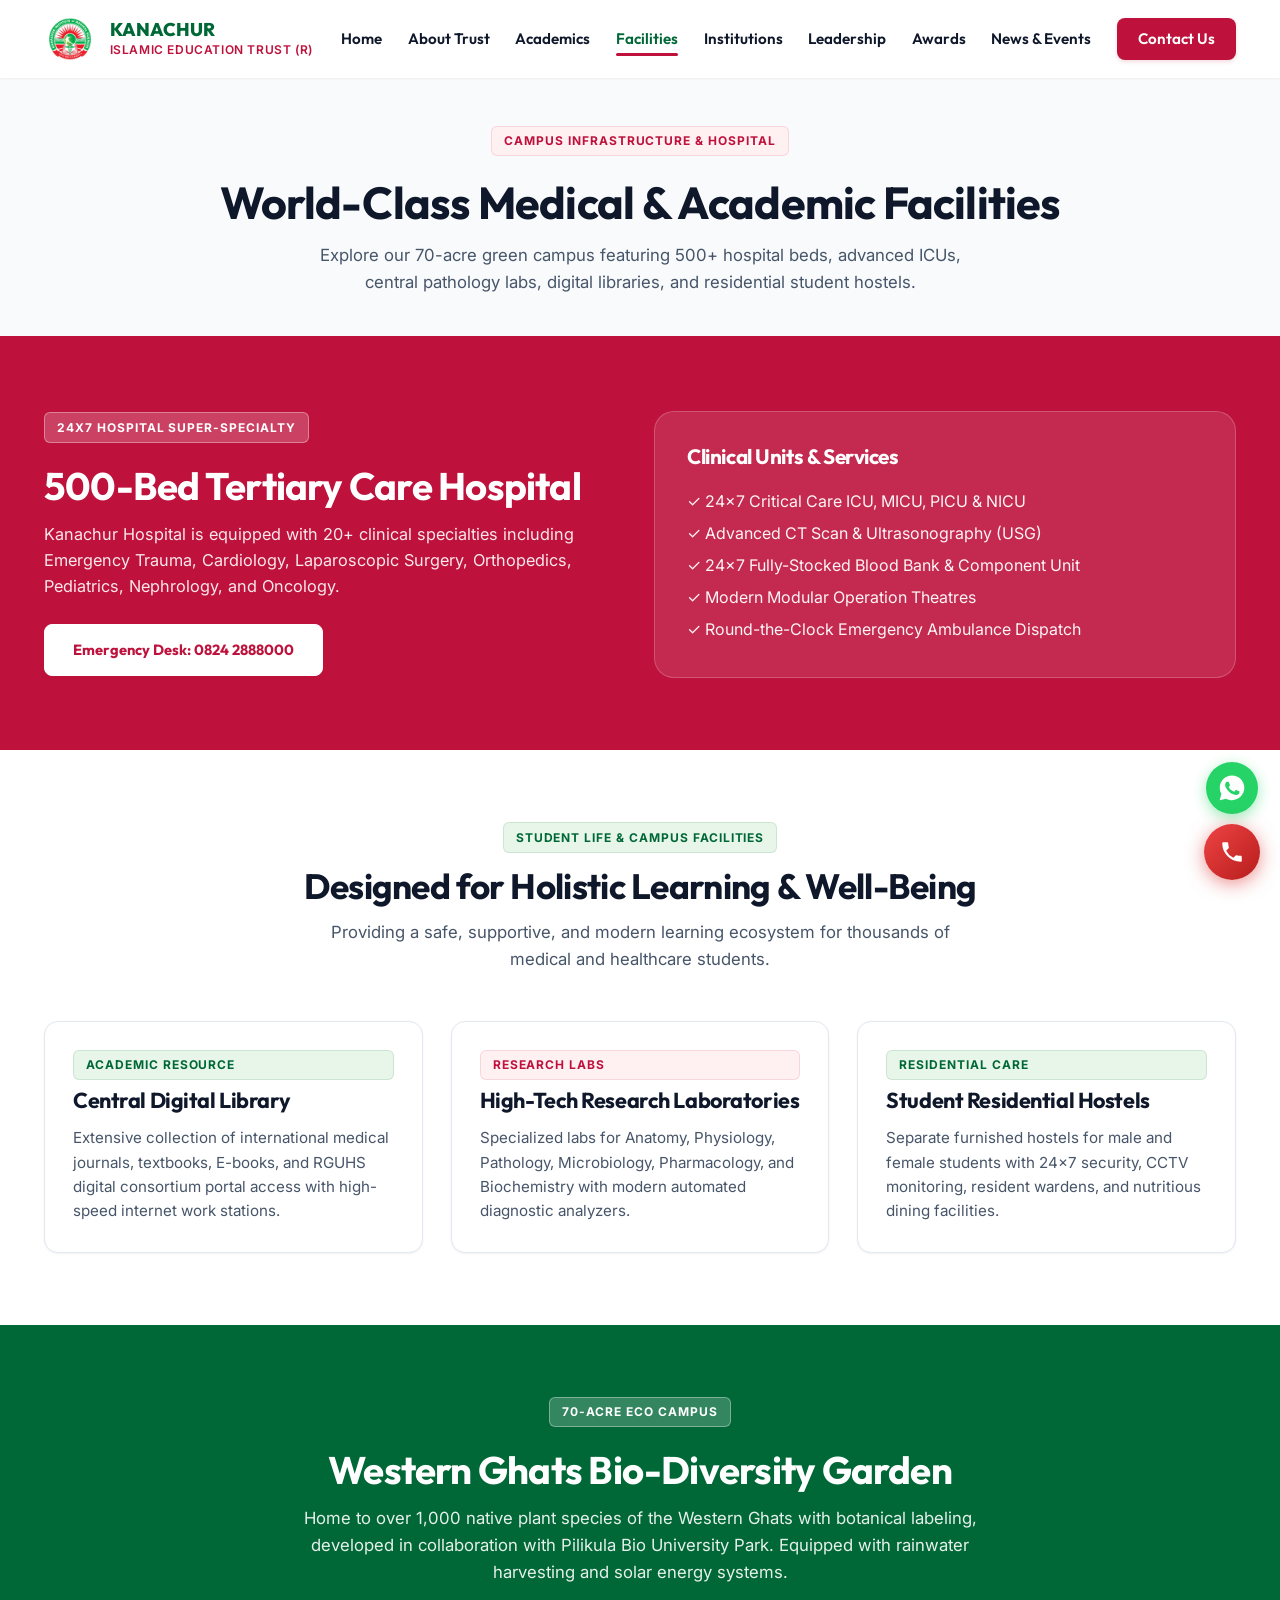
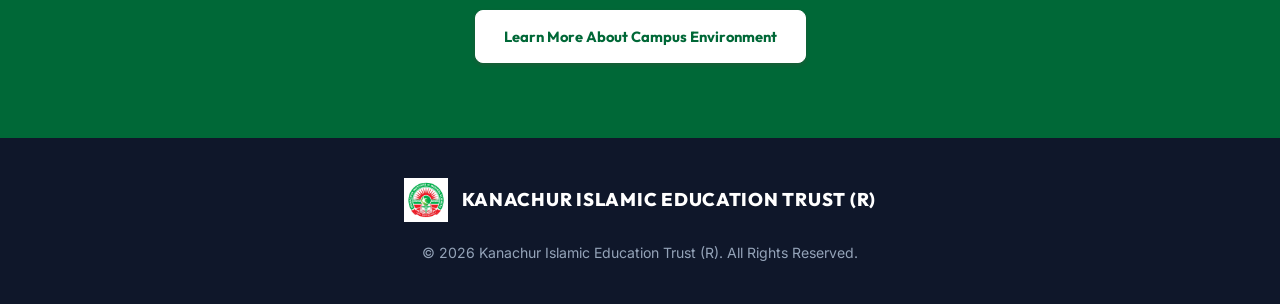
<file: facilities.html>
<!DOCTYPE html>
<html lang="en">
<head>
  <meta charset="UTF-8">
  <meta name="viewport" content="width=device-width, initial-scale=1.0">
  <meta name="description" content="Campus & Hospital Infrastructure at Kanachur Islamic Education Trust - 500-Bed Tertiary Care Hospital, ICUs, Labs, Library, & Hostels in Natekal, Mangaluru.">
  <title>Campus Infrastructure & Facilities | Kanachur Islamic Education Trust</title>
  
  <link rel="preconnect" href="https://fonts.googleapis.com">
  <link rel="preconnect" href="https://fonts.gstatic.com" crossorigin>
  <link href="https://fonts.googleapis.com/css2?family=Inter:wght@400;500;600;700;800&family=Outfit:wght@600;700;800&display=swap" rel="stylesheet">
  
  <link rel="stylesheet" href="css/main.css">
  <link rel="stylesheet" href="css/components.css">
</head>
<body>

  <!-- Header -->
  <header class="site-header">
    <nav class="navbar" aria-label="Main Navigation">
      <div class="container nav-container">
        <a href="index.html" class="brand-logo">
          <img src="images/logo.png" alt="Kanachur Trust Crest Logo" class="brand-logo-img" width="52" height="52">
          <div class="brand-logo-text">
            <span class="brand-name">KANACHUR</span>
            <span class="brand-sub">Islamic Education Trust (R)</span>
          </div>
        </a>

        <button class="mobile-toggle" aria-label="Toggle Menu" aria-expanded="false" aria-controls="primaryNav">
          <svg class="mobile-toggle-icon" viewBox="0 0 24 24"><path d="M3 18h18v-2H3v2zm0-5h18v-2H3v2zm0-7v2h18V6H3z"/></svg>
          <span style="font-size:0.85rem; font-weight:700;">Menu</span>
        </button>

        <ul class="nav-menu" id="primaryNav">
          <div class="nav-menu-header">
            <div style="display:flex; align-items:center; gap:0.5rem;">
              <img src="images/logo.png" alt="Kanachur Logo" width="36" height="36">
              <span style="font-family:var(--font-family-heading); font-weight:800; color:var(--color-green-primary); font-size:1rem;">KANACHUR</span>
            </div>
            <button class="nav-menu-close" aria-label="Close Navigation Menu">✕</button>
          </div>
          <li><a href="index.html" class="nav-link">Home</a></li>
          <li><a href="about.html" class="nav-link">About Trust</a></li>
          <li><a href="academics.html" class="nav-link">Academics</a></li>
          <li><a href="facilities.html" class="nav-link active">Facilities</a></li>
          <li><a href="institutions.html" class="nav-link">Institutions</a></li>
          <li><a href="leadership.html" class="nav-link">Leadership</a></li>
          <li><a href="awards.html" class="nav-link">Awards</a></li>
          <li><a href="news.html" class="nav-link">News & Events</a></li>
          <li><a href="contact.html" class="nav-link btn btn-primary" style="padding: 0.5rem 1.25rem; color: white;">Contact Us</a></li>
        </ul>
      </div>
    </nav>
  </header>

  <main>
    <!-- Inner Page Hero Banner -->
    <section style="background-color: var(--color-offwhite); padding: 3rem 0 2.5rem; border-bottom: 3px solid var(--color-red-primary);">
      <div class="container text-center">
        <span class="section-badge red">Campus Infrastructure & Hospital</span>
        <h1 style="font-size: clamp(2rem, 3.5vw, 2.8rem); margin-top: 0.5rem; color: var(--color-text-main);">World-Class Medical & Academic Facilities</h1>
        <p style="max-width: 680px; margin: 0.75rem auto 0; font-size: 1.05rem; color: var(--color-text-muted);">Explore our 70-acre green campus featuring 500+ hospital beds, advanced ICUs, central pathology labs, digital libraries, and residential student hostels.</p>
      </div>
    </section>

    <!-- Rich Crimson Red Filled Hospital Feature Banner -->
    <section class="section-padding bg-fill-red">
      <div class="container">
        <div class="grid grid-2" style="align-items: center;">
          <div class="reveal-on-scroll">
            <span class="section-badge white-fill">24X7 HOSPITAL SUPER-SPECIALTY</span>
            <h2 style="font-size: clamp(1.8rem, 3vw, 2.4rem); margin-top: 0.5rem; color: #ffffff;">500-Bed Tertiary Care Hospital</h2>
            <p style="color: rgba(255,255,255,0.92); margin-top: 0.75rem; font-size: 1.02rem;">Kanachur Hospital is equipped with 20+ clinical specialties including Emergency Trauma, Cardiology, Laparoscopic Surgery, Orthopedics, Pediatrics, Nephrology, and Oncology.</p>
            <div style="margin-top: 1.5rem;">
              <a href="tel:08242888000" class="btn btn-primary" style="background-color: #ffffff; color: var(--color-red-primary); border-color: #ffffff; padding: 0.85rem 1.75rem; font-weight: 700;">Emergency Desk: 0824 2888000</a>
            </div>
          </div>
          <div class="reveal-on-scroll" style="background: rgba(255,255,255,0.1); padding: 2rem; border-radius: var(--radius-xl); border: 1px solid rgba(255,255,255,0.2);">
            <h3 style="color: #ffffff; font-size: 1.3rem; margin-bottom: 1rem;">Clinical Units & Services</h3>
            <ul style="list-style: none; padding: 0; margin: 0; color: rgba(255,255,255,0.95); line-height: 2;">
              <li>✓ 24x7 Critical Care ICU, MICU, PICU & NICU</li>
              <li>✓ Advanced CT Scan & Ultrasonography (USG)</li>
              <li>✓ 24x7 Fully-Stocked Blood Bank & Component Unit</li>
              <li>✓ Modern Modular Operation Theatres</li>
              <li>✓ Round-the-Clock Emergency Ambulance Dispatch</li>
            </ul>
          </div>
        </div>
      </div>
    </section>

    <!-- Campus Amenities Grid -->
    <section class="section-padding" style="background-color: var(--color-white);">
      <div class="container">
        <div class="text-center reveal-on-scroll" style="margin-bottom: 3rem;">
          <div class="section-badge">Student Life & Campus Facilities</div>
          <h2 class="section-title">Designed for Holistic Learning & Well-Being</h2>
          <p class="section-subtitle">Providing a safe, supportive, and modern learning ecosystem for thousands of medical and healthcare students.</p>
        </div>

        <div class="grid grid-3">
          <!-- Central Library -->
          <div class="institution-card reveal-on-scroll" style="padding: 1.75rem;">
            <span class="section-badge" style="margin-bottom: 0.5rem;">ACADEMIC RESOURCE</span>
            <h3 style="font-size: 1.35rem; color: var(--color-text-main); font-weight: 700;">Central Digital Library</h3>
            <p style="margin-top: 0.75rem; font-size: 0.95rem;">Extensive collection of international medical journals, textbooks, E-books, and RGUHS digital consortium portal access with high-speed internet work stations.</p>
          </div>

          <!-- Laboratories -->
          <div class="institution-card reveal-on-scroll" style="padding: 1.75rem;">
            <span class="section-badge red" style="margin-bottom: 0.5rem;">RESEARCH LABS</span>
            <h3 style="font-size: 1.35rem; color: var(--color-text-main); font-weight: 700;">High-Tech Research Laboratories</h3>
            <p style="margin-top: 0.75rem; font-size: 0.95rem;">Specialized labs for Anatomy, Physiology, Pathology, Microbiology, Pharmacology, and Biochemistry with modern automated diagnostic analyzers.</p>
          </div>

          <!-- Hostels -->
          <div class="institution-card reveal-on-scroll" style="padding: 1.75rem;">
            <span class="section-badge" style="margin-bottom: 0.5rem;">RESIDENTIAL CARE</span>
            <h3 style="font-size: 1.35rem; color: var(--color-text-main); font-weight: 700;">Student Residential Hostels</h3>
            <p style="margin-top: 0.75rem; font-size: 0.95rem;">Separate furnished hostels for male and female students with 24x7 security, CCTV monitoring, resident wardens, and nutritious dining facilities.</p>
          </div>
        </div>
      </div>
    </section>

    <!-- Rich Green Filled Eco Campus Section -->
    <section class="section-padding bg-fill-green">
      <div class="container text-center">
        <span class="section-badge white-fill">70-ACRE ECO CAMPUS</span>
        <h2 style="font-size: clamp(1.8rem, 3vw, 2.4rem); margin-top: 0.5rem; color: #ffffff;">Western Ghats Bio-Diversity Garden</h2>
        <p style="max-width: 720px; margin: 0.75rem auto 1.5rem; color: rgba(255,255,255,0.92); font-size: 1.05rem;">Home to over 1,000 native plant species of the Western Ghats with botanical labeling, developed in collaboration with Pilikula Bio University Park. Equipped with rainwater harvesting and solar energy systems.</p>
        <a href="about.html" class="btn btn-primary" style="background-color: #ffffff; color: var(--color-green-primary); border-color: #ffffff; padding: 0.85rem 1.75rem; font-weight: 700;">Learn More About Campus Environment</a>
      </div>
    </section>
  </main>

  <!-- Footer (Strictly Logo + Trust Name + Copyright) -->
  <footer class="site-footer">
    <div class="container">
      <div class="footer-clean-content">
        <div class="footer-clean-brand">
          <img src="images/logo.png" alt="Kanachur Logo" width="44" height="44">
          <span class="footer-clean-brand-name">KANACHUR ISLAMIC EDUCATION TRUST (R)</span>
        </div>
        <div class="footer-copyright">
          © 2026 Kanachur Islamic Education Trust (R). All Rights Reserved.
        </div>
      </div>
    </div>
  </footer>

  <!-- Floating Red Tap-to-Call Button -->
  <a href="tel:08242888000" class="call-float-btn" aria-label="Call 24x7 Emergency: 0824-2888000">
    <svg class="call-icon-svg" viewBox="0 0 24 24">
      <path d="M6.62 10.79a15.053 15.053 0 0 0 6.59 6.59l2.2-2.2c.27-.27.67-.36 1.02-.24 1.12.37 2.33.57 3.57.57.55 0 1 .45 1 1V20c0 .55-.45 1-1 1-9.39 0-17-7.61-17-17 0-.55.45-1 1-1h3.5c.55 0 1 .45 1 1 0 1.25.2 2.45.57 3.57.11.35.03.74-.25 1.02l-2.2 2.2z"/>
    </svg>
  </a>

  <!-- Floating WhatsApp Button at Bottom Right -->
  <a href="https://wa.me/917022958282?text=Inquiry%20regarding%20Campus%20Facilities" target="_blank" rel="noopener noreferrer" class="whatsapp-float-btn" aria-label="Chat on WhatsApp with Kanachur Trust">
    <svg class="whatsapp-icon-svg" viewBox="0 0 24 24">
      <path d="M12.031 2c-5.417 0-9.826 4.408-9.826 9.826 0 1.738.455 3.434 1.32 4.938l-1.403 5.125 5.244-1.376c1.442.786 3.064 1.2 4.665 1.2 5.416 0 9.826-4.409 9.826-9.827 0-5.418-4.41-9.826-9.826-9.826zm5.8 14.156c-.244.686-1.433 1.31-1.986 1.385-.515.071-1.173.128-3.376-.78-2.822-1.163-4.633-4.043-4.774-4.232-.14-.188-1.144-1.523-1.144-2.905 0-1.383.723-2.063.98-2.345.257-.282.562-.352.75-.352.188 0 .375.002.538.009.174.008.408-.066.638.487.235.564.8 1.947.87 2.087.07.141.117.305.023.493-.094.188-.141.305-.282.47-.141.164-.296.368-.423.493-.141.141-.288.296-.124.577.164.282.729 1.205 1.564 1.948 1.074.957 1.979 1.254 2.261 1.395.282.141.446.117.61-.07.164-.188.704-.822.892-1.104.188-.282.375-.235.633-.141.258.094 1.642.775 1.923.916.282.141.469.211.539.328.07.117.07.681-.174 1.367z"/>
    </svg>
  </a>

  <!-- Back to Top Button -->
  <button class="back-to-top" aria-label="Back to Top">↑</button>

  <script src="js/main.js"></script>
</body>
</html>
</file>
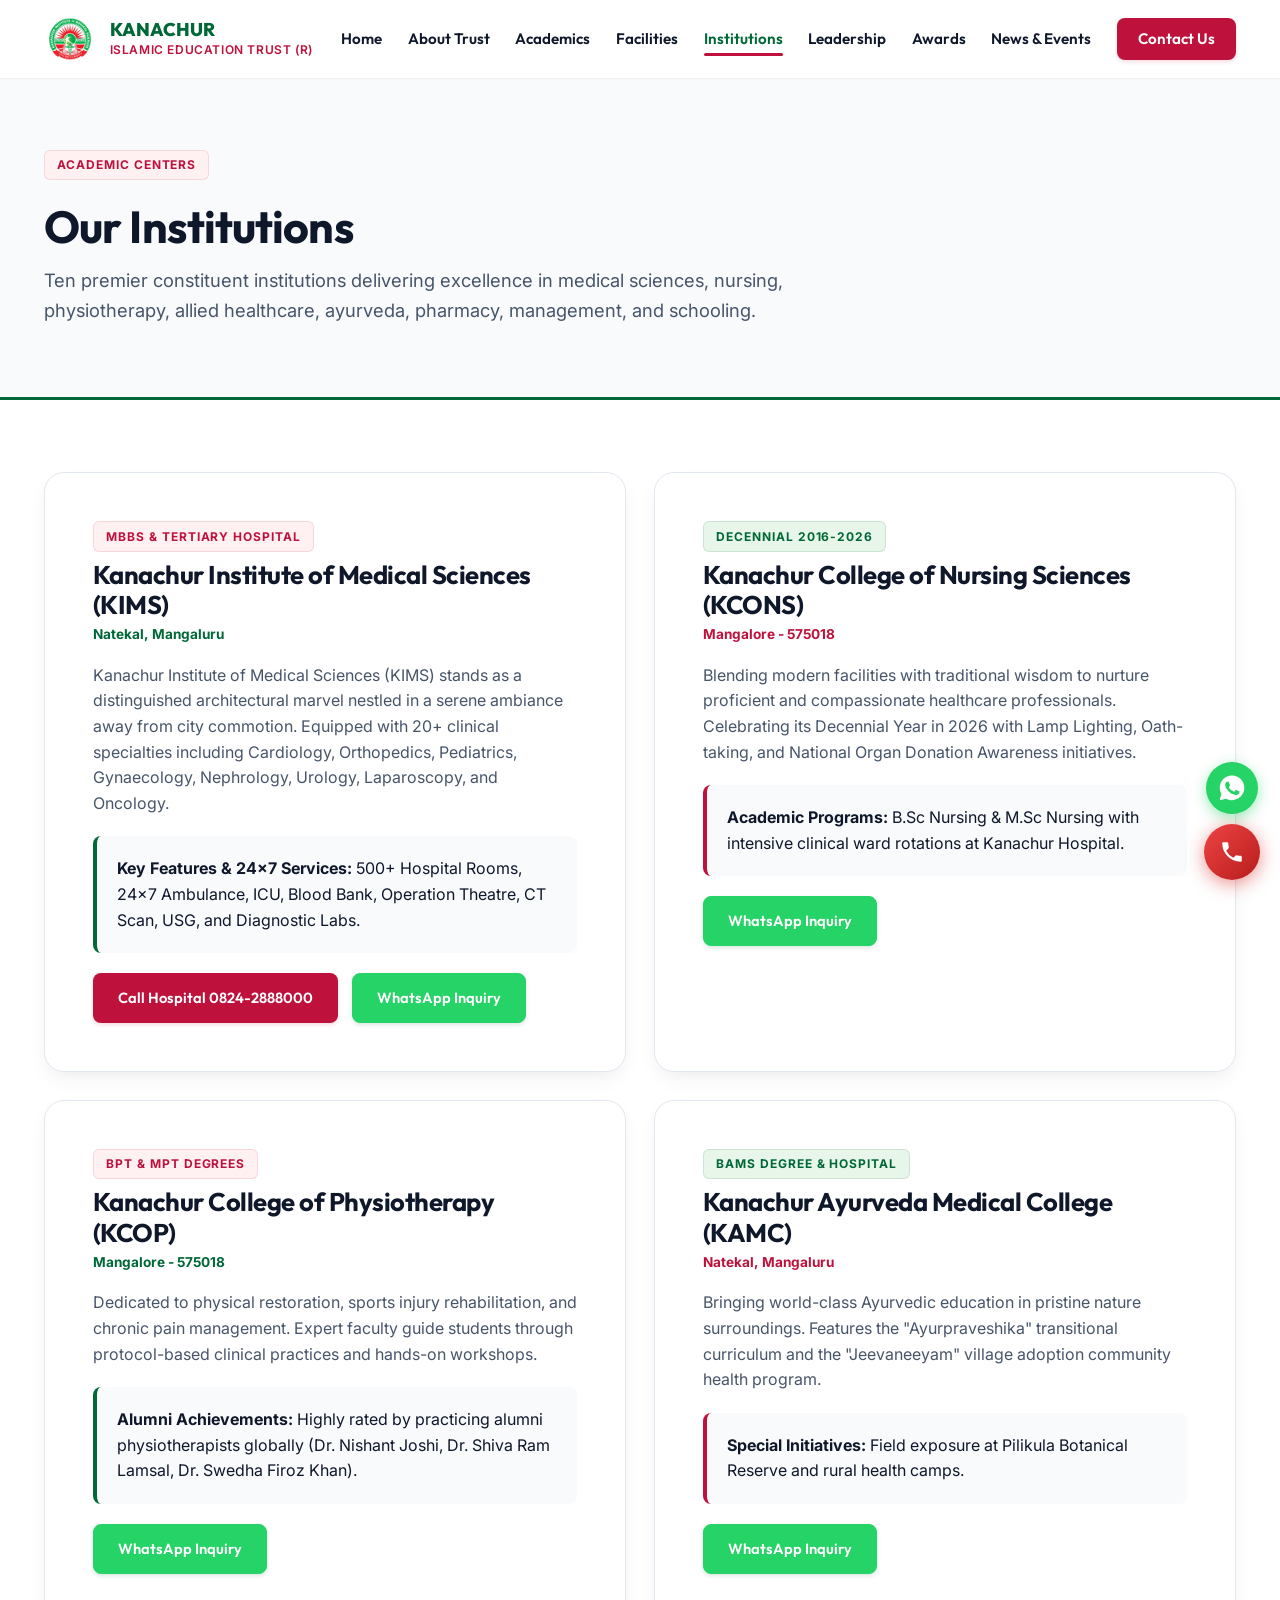
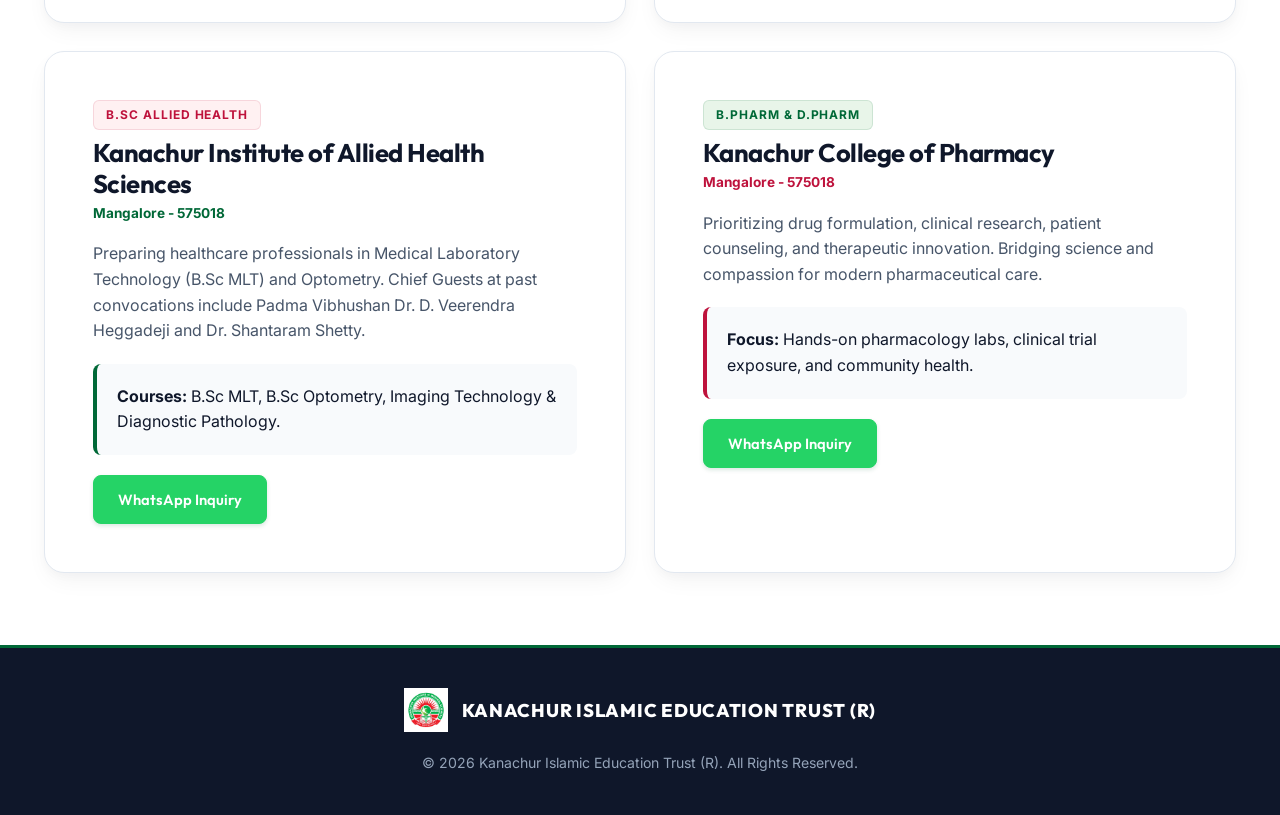
<file: institutions.html>
<!DOCTYPE html>
<html lang="en">
<head>
  <meta charset="UTF-8">
  <meta name="viewport" content="width=device-width, initial-scale=1.0">
  <title>Constituent Institutions | Kanachur Islamic Education Trust (R)</title>
  <meta name="description" content="Explore the 10 constituent medical, nursing, physiotherapy, allied health, ayurveda, pharmacy, and educational institutes under Kanachur Islamic Education Trust in Natekal, Mangaluru.">
  
  <link rel="preconnect" href="https://fonts.googleapis.com">
  <link rel="preconnect" href="https://fonts.gstatic.com" crossorigin>
  <link href="https://fonts.googleapis.com/css2?family=Inter:wght@400;500;600;700&family=Outfit:wght@600;700;800;900&display=swap" rel="stylesheet">

  <link rel="stylesheet" href="css/main.css">
  <link rel="stylesheet" href="css/components.css">
</head>
<body>





  <!-- Frosted Backdrop Overlay for Mobile Drawer -->
  <div class="nav-overlay" id="navOverlay"></div>

  <!-- Header -->
  <header class="site-header">

    <nav class="navbar" aria-label="Main Navigation">
      <div class="container nav-container">
        <a href="index.html" class="brand-logo">
          <img src="images/logo.png" alt="Kanachur Trust Logo" class="brand-logo-img" width="52" height="52">
          <div class="brand-logo-text">
            <span class="brand-name">KANACHUR</span>
            <span class="brand-sub">Islamic Education Trust (R)</span>
          </div>
        </a>

        <button class="mobile-toggle" aria-label="Toggle Menu" aria-expanded="false" aria-controls="primaryNav">
          <svg class="mobile-toggle-icon" viewBox="0 0 24 24"><path d="M3 18h18v-2H3v2zm0-5h18v-2H3v2zm0-7v2h18V6H3z"/></svg>
          <span style="font-size:0.85rem; font-weight:700;">Menu</span>
        </button>

        <ul class="nav-menu" id="primaryNav">
          <div class="nav-menu-header">
            <div style="display:flex; align-items:center; gap:0.5rem;">
              <img src="images/logo.png" alt="Kanachur Logo" width="36" height="36">
              <span style="font-family:var(--font-family-heading); font-weight:800; color:var(--color-green-primary); font-size:1rem;">KANACHUR</span>
            </div>
            <button class="nav-menu-close" aria-label="Close Navigation Menu">✕</button>
          </div>
          <li><a href="index.html" class="nav-link">Home</a></li>
          <li><a href="about.html" class="nav-link">About Trust</a></li>
          <li><a href="academics.html" class="nav-link">Academics</a></li>
          <li><a href="facilities.html" class="nav-link">Facilities</a></li>
          <li><a href="institutions.html" class="nav-link active">Institutions</a></li>
          <li><a href="leadership.html" class="nav-link">Leadership</a></li>
          <li><a href="awards.html" class="nav-link">Awards</a></li>
          <li><a href="news.html" class="nav-link">News & Events</a></li>
          <li><a href="contact.html" class="nav-link btn btn-primary" style="padding: 0.5rem 1.25rem; color: white;">Contact Us</a></li>
        </ul>
      </div>
    </nav>
  </header>

  <main id="main-content">

    <section style="background: var(--color-offwhite); color: var(--color-text-main); padding: 4.5rem 0; border-bottom: 3px solid var(--color-green-primary);">
      <div class="container">
        <div class="section-badge red">ACADEMIC CENTERS</div>
        <h1 style="font-size: 2.8rem; margin-top: 0.5rem;">Our Institutions</h1>
        <p style="font-size: 1.15rem; max-width: 750px; margin-top: 0.75rem;">
          Ten premier constituent institutions delivering excellence in medical sciences, nursing, physiotherapy, allied healthcare, ayurveda, pharmacy, management, and schooling.
        </p>
      </div>
    </section>

    <!-- Institution Cards -->
    <section class="section-padding" style="background-color: var(--color-white);">
      <div class="container">
        <div class="grid grid-2">

          <!-- KIMS -->
          <article class="leadership-card reveal-on-scroll" id="kims">
            <div style="margin-bottom: 1rem;">
              <span class="section-badge red" style="margin-bottom: 0.5rem;">MBBS & Tertiary Hospital</span>
              <h3 style="font-size: 1.6rem; color: var(--color-text-main); font-weight: 700;">Kanachur Institute of Medical Sciences (KIMS)</h3>
              <span style="font-size: 0.85rem; color: var(--color-green-primary); font-weight: 700;">Natekal, Mangaluru</span>
            </div>
            <p>Kanachur Institute of Medical Sciences (KIMS) stands as a distinguished architectural marvel nestled in a serene ambiance away from city commotion. Equipped with 20+ clinical specialties including Cardiology, Orthopedics, Pediatrics, Gynaecology, Nephrology, Urology, Laparoscopy, and Oncology.</p>
            <div style="background: var(--color-offwhite); padding: 1.25rem; border-radius: var(--radius-md); margin-top: 1.25rem; border-left: 4px solid var(--color-green-primary);">
              <strong>Key Features & 24x7 Services:</strong> 500+ Hospital Rooms, 24x7 Ambulance, ICU, Blood Bank, Operation Theatre, CT Scan, USG, and Diagnostic Labs.
            </div>
            <div class="hero-cta-group" style="margin-top: 1.25rem;">
              <a href="tel:08242888000" class="btn btn-primary">Call Hospital 0824-2888000</a>
              <a href="https://wa.me/917022958282?text=Inquiry%20regarding%20KIMS%20Medical%20Sciences" target="_blank" rel="noopener noreferrer" class="btn btn-secondary" style="background-color:#25D366; border-color:#25D366;">WhatsApp Inquiry</a>
            </div>
          </article>

          <!-- KCONS -->
          <article class="leadership-card reveal-on-scroll" id="kcons">
            <div style="margin-bottom: 1rem;">
              <span class="section-badge" style="margin-bottom: 0.5rem;">Decennial 2016-2026</span>
              <h3 style="font-size: 1.6rem; color: var(--color-text-main); font-weight: 700;">Kanachur College of Nursing Sciences (KCONS)</h3>
              <span style="font-size: 0.85rem; color: var(--color-red-primary); font-weight: 700;">Mangalore - 575018</span>
            </div>
            <p>Blending modern facilities with traditional wisdom to nurture proficient and compassionate healthcare professionals. Celebrating its Decennial Year in 2026 with Lamp Lighting, Oath-taking, and National Organ Donation Awareness initiatives.</p>
            <div style="background: var(--color-offwhite); padding: 1.25rem; border-radius: var(--radius-md); margin-top: 1.25rem; border-left: 4px solid var(--color-red-primary);">
              <strong>Academic Programs:</strong> B.Sc Nursing & M.Sc Nursing with intensive clinical ward rotations at Kanachur Hospital.
            </div>
            <div class="hero-cta-group" style="margin-top: 1.25rem;">
              <a href="https://wa.me/917022958282?text=Inquiry%20regarding%20KCONS%20Nursing" target="_blank" rel="noopener noreferrer" class="btn btn-secondary" style="background-color:#25D366; border-color:#25D366;">WhatsApp Inquiry</a>
            </div>
          </article>

          <!-- KCOP -->
          <article class="leadership-card reveal-on-scroll" id="kcop">
            <div style="margin-bottom: 1rem;">
              <span class="section-badge red" style="margin-bottom: 0.5rem;">BPT & MPT Degrees</span>
              <h3 style="font-size: 1.6rem; color: var(--color-text-main); font-weight: 700;">Kanachur College of Physiotherapy (KCOP)</h3>
              <span style="font-size: 0.85rem; color: var(--color-green-primary); font-weight: 700;">Mangalore - 575018</span>
            </div>
            <p>Dedicated to physical restoration, sports injury rehabilitation, and chronic pain management. Expert faculty guide students through protocol-based clinical practices and hands-on workshops.</p>
            <div style="background: var(--color-offwhite); padding: 1.25rem; border-radius: var(--radius-md); margin-top: 1.25rem; border-left: 4px solid var(--color-green-primary);">
              <strong>Alumni Achievements:</strong> Highly rated by practicing alumni physiotherapists globally (Dr. Nishant Joshi, Dr. Shiva Ram Lamsal, Dr. Swedha Firoz Khan).
            </div>
            <div class="hero-cta-group" style="margin-top: 1.25rem;">
              <a href="https://wa.me/917022958282?text=Inquiry%20regarding%20KCOP%20Physiotherapy" target="_blank" rel="noopener noreferrer" class="btn btn-secondary" style="background-color:#25D366; border-color:#25D366;">WhatsApp Inquiry</a>
            </div>
          </article>

          <!-- KAMC -->
          <article class="leadership-card reveal-on-scroll" id="kamc">
            <div style="margin-bottom: 1rem;">
              <span class="section-badge" style="margin-bottom: 0.5rem;">BAMS Degree & Hospital</span>
              <h3 style="font-size: 1.6rem; color: var(--color-text-main); font-weight: 700;">Kanachur Ayurveda Medical College (KAMC)</h3>
              <span style="font-size: 0.85rem; color: var(--color-red-primary); font-weight: 700;">Natekal, Mangaluru</span>
            </div>
            <p>Bringing world-class Ayurvedic education in pristine nature surroundings. Features the "Ayurpraveshika" transitional curriculum and the "Jeevaneeyam" village adoption community health program.</p>
            <div style="background: var(--color-offwhite); padding: 1.25rem; border-radius: var(--radius-md); margin-top: 1.25rem; border-left: 4px solid var(--color-red-primary);">
              <strong>Special Initiatives:</strong> Field exposure at Pilikula Botanical Reserve and rural health camps.
            </div>
            <div class="hero-cta-group" style="margin-top: 1.25rem;">
              <a href="https://wa.me/917022958282?text=Inquiry%20regarding%20KAMC%20Ayurveda" target="_blank" rel="noopener noreferrer" class="btn btn-secondary" style="background-color:#25D366; border-color:#25D366;">WhatsApp Inquiry</a>
            </div>
          </article>

          <!-- KIAHS -->
          <article class="leadership-card reveal-on-scroll" id="kiahs">
            <div style="margin-bottom: 1rem;">
              <span class="section-badge red" style="margin-bottom: 0.5rem;">B.Sc Allied Health</span>
              <h3 style="font-size: 1.6rem; color: var(--color-text-main); font-weight: 700;">Kanachur Institute of Allied Health Sciences</h3>
              <span style="font-size: 0.85rem; color: var(--color-green-primary); font-weight: 700;">Mangalore - 575018</span>
            </div>
            <p>Preparing healthcare professionals in Medical Laboratory Technology (B.Sc MLT) and Optometry. Chief Guests at past convocations include Padma Vibhushan Dr. D. Veerendra Heggadeji and Dr. Shantaram Shetty.</p>
            <div style="background: var(--color-offwhite); padding: 1.25rem; border-radius: var(--radius-md); margin-top: 1.25rem; border-left: 4px solid var(--color-green-primary);">
              <strong>Courses:</strong> B.Sc MLT, B.Sc Optometry, Imaging Technology & Diagnostic Pathology.
            </div>
            <div class="hero-cta-group" style="margin-top: 1.25rem;">
              <a href="https://wa.me/917022958282?text=Inquiry%20regarding%20KIAHS%20Allied%20Health" target="_blank" rel="noopener noreferrer" class="btn btn-secondary" style="background-color:#25D366; border-color:#25D366;">WhatsApp Inquiry</a>
            </div>
          </article>

          <!-- Pharmacy -->
          <article class="leadership-card reveal-on-scroll" id="pharmacy">
            <div style="margin-bottom: 1rem;">
              <span class="section-badge" style="margin-bottom: 0.5rem;">B.Pharm & D.Pharm</span>
              <h3 style="font-size: 1.6rem; color: var(--color-text-main); font-weight: 700;">Kanachur College of Pharmacy</h3>
              <span style="font-size: 0.85rem; color: var(--color-red-primary); font-weight: 700;">Mangalore - 575018</span>
            </div>
            <p>Prioritizing drug formulation, clinical research, patient counseling, and therapeutic innovation. Bridging science and compassion for modern pharmaceutical care.</p>
            <div style="background: var(--color-offwhite); padding: 1.25rem; border-radius: var(--radius-md); margin-top: 1.25rem; border-left: 4px solid var(--color-red-primary);">
              <strong>Focus:</strong> Hands-on pharmacology labs, clinical trial exposure, and community health.
            </div>
            <div class="hero-cta-group" style="margin-top: 1.25rem;">
              <a href="https://wa.me/917022958282?text=Inquiry%20regarding%20Pharmacy%20College" target="_blank" rel="noopener noreferrer" class="btn btn-secondary" style="background-color:#25D366; border-color:#25D366;">WhatsApp Inquiry</a>
            </div>
          </article>

        </div>
      </div>
    </section>

  </main>

  <!-- Footer -->
  <footer class="site-footer">
    <div class="container">
      <div class="footer-clean-content">
        <div class="footer-clean-brand">
          <img src="images/logo.png" alt="Kanachur Logo" width="44" height="44">
          <span class="footer-clean-brand-name">KANACHUR ISLAMIC EDUCATION TRUST (R)</span>
        </div>

        <div class="footer-copyright">
          © 2026 Kanachur Islamic Education Trust (R). All Rights Reserved.
        </div>
      </div>
    </div>
  </footer>

  <!-- Floating Red Tap-to-Call Button -->
  <a href="tel:08242888000" class="call-float-btn" aria-label="Call 24x7 Emergency: 0824-2888000">
    <svg class="call-icon-svg" viewBox="0 0 24 24">
      <path d="M6.62 10.79a15.053 15.053 0 0 0 6.59 6.59l2.2-2.2c.27-.27.67-.36 1.02-.24 1.12.37 2.33.57 3.57.57.55 0 1 .45 1 1V20c0 .55-.45 1-1 1-9.39 0-17-7.61-17-17 0-.55.45-1 1-1h3.5c.55 0 1 .45 1 1 0 1.25.2 2.45.57 3.57.11.35.03.74-.25 1.02l-2.2 2.2z"/>
    </svg>
  </a>

  <!-- Floating WhatsApp Button at Bottom Right -->
  <a href="https://wa.me/917022958282?text=Hello%20Kanachur%20Trust%2C%20I%20have%20an%20inquiry" target="_blank" rel="noopener noreferrer" class="whatsapp-float-btn" aria-label="Chat on WhatsApp with Kanachur Trust">
    <svg class="whatsapp-icon-svg" viewBox="0 0 24 24">
      <path d="M12.031 2c-5.417 0-9.826 4.408-9.826 9.826 0 1.738.455 3.434 1.32 4.938l-1.403 5.125 5.244-1.376c1.442.786 3.064 1.2 4.665 1.2 5.416 0 9.826-4.409 9.826-9.827 0-5.418-4.41-9.826-9.826-9.826zm5.8 14.156c-.244.686-1.433 1.31-1.986 1.385-.515.071-1.173.128-3.376-.78-2.822-1.163-4.633-4.043-4.774-4.232-.14-.188-1.144-1.523-1.144-2.905 0-1.383.723-2.063.98-2.345.257-.282.562-.352.75-.352.188 0 .375.002.538.009.174.008.408-.066.638.487.235.564.8 1.947.87 2.087.07.141.117.305.023.493-.094.188-.141.305-.282.47-.141.164-.296.368-.423.493-.141.141-.288.296-.124.577.164.282.729 1.205 1.564 1.948 1.074.957 1.979 1.254 2.261 1.395.282.141.446.117.61-.07.164-.188.704-.822.892-1.104.188-.282.375-.235.633-.141.258.094 1.642.775 1.923.916.282.141.469.211.539.328.07.117.07.681-.174 1.367z"/>
    </svg>
  </a>

  <button class="back-to-top" aria-label="Back to Top">↑</button>

  <script src="js/main.js"></script>

</body>
</html>
</file>
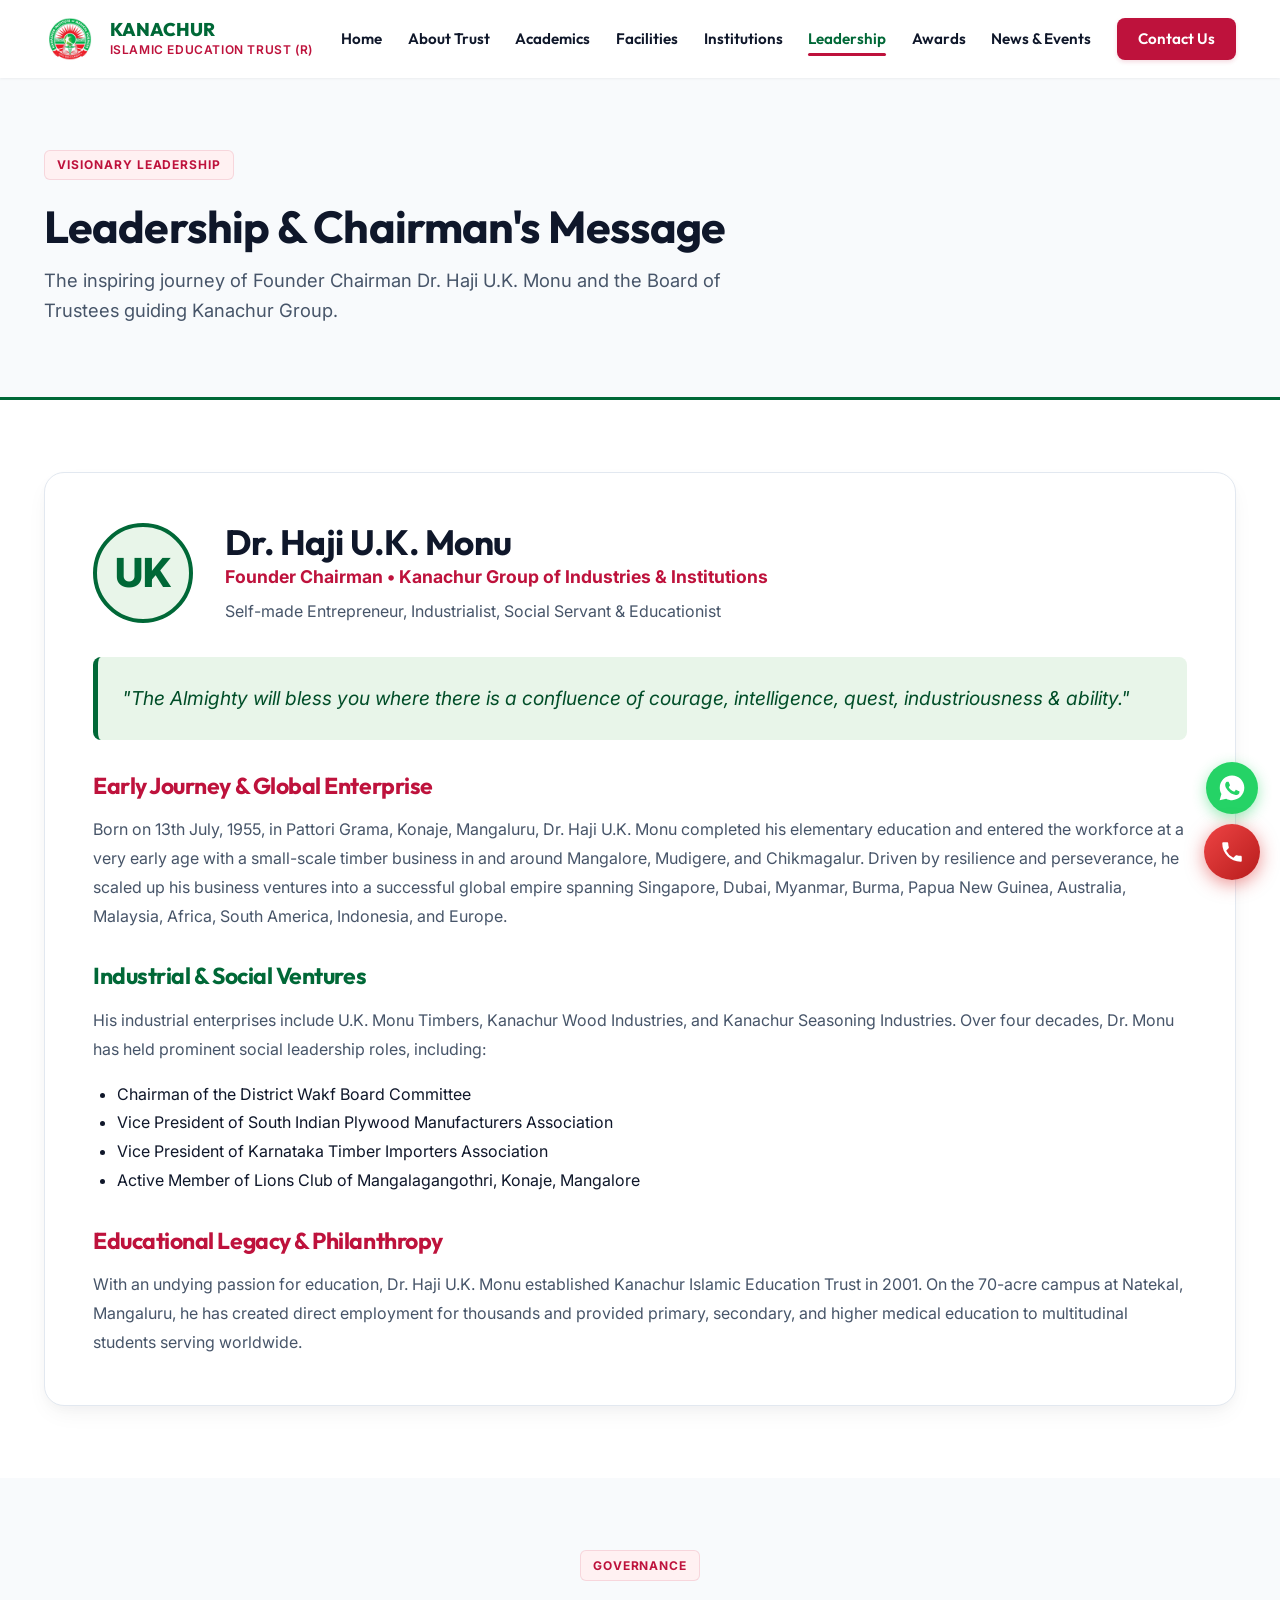
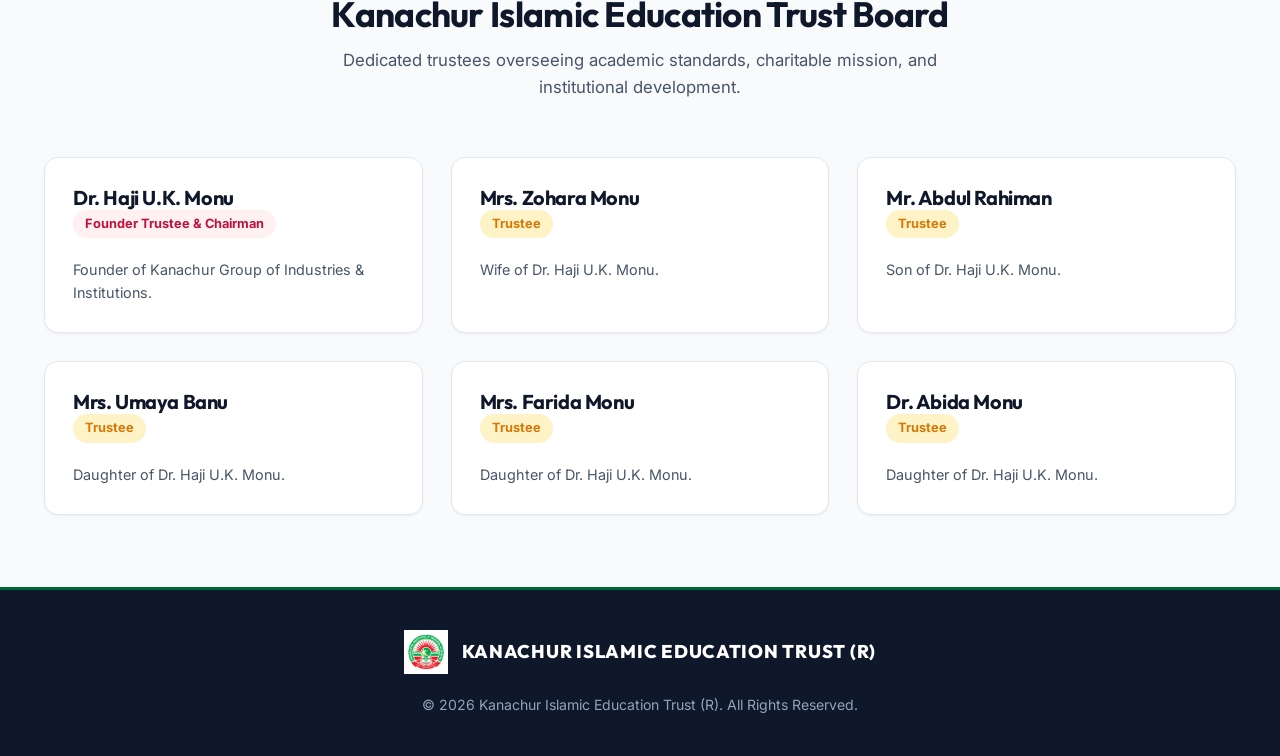
<file: leadership.html>
<!DOCTYPE html>
<html lang="en">
<head>
  <meta charset="UTF-8">
  <meta name="viewport" content="width=device-width, initial-scale=1.0">
  <title>Leadership & Founder Chairman | Kanachur Islamic Education Trust (R)</title>
  <meta name="description" content="Biography and Chairman's Message of Dr. Haji U.K. Monu, Founder Chairman of Kanachur Group of Industries & Institutions, and the Board of Trustees.">
  
  <link rel="preconnect" href="https://fonts.googleapis.com">
  <link rel="preconnect" href="https://fonts.gstatic.com" crossorigin>
  <link href="https://fonts.googleapis.com/css2?family=Inter:wght@400;500;600;700&family=Outfit:wght@600;700;800;900&display=swap" rel="stylesheet">

  <link rel="stylesheet" href="css/main.css">
  <link rel="stylesheet" href="css/components.css">
</head>
<body>





  <!-- Frosted Backdrop Overlay for Mobile Drawer -->
  <div class="nav-overlay" id="navOverlay"></div>

  <!-- Header -->
  <header class="site-header">
    <nav class="navbar" aria-label="Main Navigation">
      <div class="container nav-container">
        <a href="index.html" class="brand-logo">
          <img src="images/logo.png" alt="Kanachur Trust Logo" class="brand-logo-img" width="52" height="52">
          <div class="brand-logo-text">
            <span class="brand-name">KANACHUR</span>
            <span class="brand-sub">Islamic Education Trust (R)</span>
          </div>
        </a>

        <button class="mobile-toggle" aria-label="Toggle Menu" aria-expanded="false" aria-controls="primaryNav">
          <svg class="mobile-toggle-icon" viewBox="0 0 24 24"><path d="M3 18h18v-2H3v2zm0-5h18v-2H3v2zm0-7v2h18V6H3z"/></svg>
          <span style="font-size:0.85rem; font-weight:700;">Menu</span>
        </button>

        <ul class="nav-menu" id="primaryNav">
          <div class="nav-menu-header">
            <div style="display:flex; align-items:center; gap:0.5rem;">
              <img src="images/logo.png" alt="Kanachur Logo" width="36" height="36">
              <span style="font-family:var(--font-family-heading); font-weight:800; color:var(--color-green-primary); font-size:1rem;">KANACHUR</span>
            </div>
            <button class="nav-menu-close" aria-label="Close Navigation Menu">✕</button>
          </div>
          <li><a href="index.html" class="nav-link">Home</a></li>
          <li><a href="about.html" class="nav-link">About Trust</a></li>
          <li><a href="academics.html" class="nav-link">Academics</a></li>
          <li><a href="facilities.html" class="nav-link">Facilities</a></li>
          <li><a href="institutions.html" class="nav-link">Institutions</a></li>
          <li><a href="leadership.html" class="nav-link active">Leadership</a></li>
          <li><a href="awards.html" class="nav-link">Awards</a></li>
          <li><a href="news.html" class="nav-link">News & Events</a></li>
          <li><a href="contact.html" class="nav-link btn btn-primary" style="padding: 0.5rem 1.25rem; color: white;">Contact Us</a></li>
        </ul>
      </div>
    </nav>
  </header>

  <main id="main-content">

    <section style="background: var(--color-offwhite); color: var(--color-text-main); padding: 4.5rem 0; border-bottom: 3px solid var(--color-green-primary);">
      <div class="container">
        <div class="section-badge red">VISIONARY LEADERSHIP</div>
        <h1 style="font-size: 2.8rem; margin-top: 0.5rem;">Leadership & Chairman's Message</h1>
        <p style="font-size: 1.15rem; max-width: 750px; margin-top: 0.75rem;">
          The inspiring journey of Founder Chairman Dr. Haji U.K. Monu and the Board of Trustees guiding Kanachur Group.
        </p>
      </div>
    </section>

    <!-- Detailed Chairman Profile -->
    <section class="section-padding" style="background-color: var(--color-white);">
      <div class="container">
        <div class="leadership-card reveal-on-scroll">
          <div class="leadership-header">
            <div class="leadership-avatar">UK</div>
            <div class="leadership-info">
              <h2 style="font-size: 2.2rem; color: var(--color-text-main);">Dr. Haji U.K. Monu</h2>
              <div class="leadership-title" style="font-size: 1.1rem;">Founder Chairman • Kanachur Group of Industries & Institutions</div>
              <p style="margin-top: 0.5rem; color: var(--color-text-muted);">Self-made Entrepreneur, Industrialist, Social Servant & Educationist</p>
            </div>
          </div>

          <div class="leadership-body" style="line-height: 1.8;">
            <blockquote style="font-size: 1.2rem; font-style: italic; color: var(--color-green-dark); background: var(--color-green-light); padding: 1.5rem; border-left: 5px solid var(--color-green-primary); border-radius: var(--radius-md); margin-bottom: 2rem;">
              "The Almighty will bless you where there is a confluence of courage, intelligence, quest, industriousness & ability."
            </blockquote>

            <h3 style="color: var(--color-red-primary); margin-bottom: 1rem;">Early Journey & Global Enterprise</h3>
            <p>
              Born on 13th July, 1955, in Pattori Grama, Konaje, Mangaluru, Dr. Haji U.K. Monu completed his elementary education and entered the workforce at a very early age with a small-scale timber business in and around Mangalore, Mudigere, and Chikmagalur. Driven by resilience and perseverance, he scaled up his business ventures into a successful global empire spanning Singapore, Dubai, Myanmar, Burma, Papua New Guinea, Australia, Malaysia, Africa, South America, Indonesia, and Europe.
            </p>

            <h3 style="color: var(--color-green-primary); margin-top: 2rem; margin-bottom: 1rem;">Industrial & Social Ventures</h3>
            <p>
              His industrial enterprises include U.K. Monu Timbers, Kanachur Wood Industries, and Kanachur Seasoning Industries. Over four decades, Dr. Monu has held prominent social leadership roles, including:
            </p>
            <ul style="margin-left: 1.5rem; margin-bottom: 1.5rem;">
              <li>Chairman of the District Wakf Board Committee</li>
              <li>Vice President of South Indian Plywood Manufacturers Association</li>
              <li>Vice President of Karnataka Timber Importers Association</li>
              <li>Active Member of Lions Club of Mangalagangothri, Konaje, Mangalore</li>
            </ul>

            <h3 style="color: var(--color-red-primary); margin-top: 2rem; margin-bottom: 1rem;">Educational Legacy & Philanthropy</h3>
            <p>
              With an undying passion for education, Dr. Haji U.K. Monu established Kanachur Islamic Education Trust in 2001. On the 70-acre campus at Natekal, Mangaluru, he has created direct employment for thousands and provided primary, secondary, and higher medical education to multitudinal students serving worldwide.
            </p>
          </div>
        </div>
      </div>
    </section>

    <!-- Board of Trustees Grid -->
    <section class="section-padding" style="background-color: var(--color-offwhite);">
      <div class="container">
        <div class="text-center reveal-on-scroll" style="margin-bottom: 3.5rem;">
          <div class="section-badge red">Governance</div>
          <h2 class="section-title">Kanachur Islamic Education Trust Board</h2>
          <p class="section-subtitle">Dedicated trustees overseeing academic standards, charitable mission, and institutional development.</p>
        </div>

        <div class="grid grid-3">
          <div class="award-card reveal-on-scroll">
            <h3 style="font-size: 1.25rem;">Dr. Haji U.K. Monu</h3>
            <span class="award-badge" style="background: var(--color-red-light); color: var(--color-red-primary);">Founder Trustee & Chairman</span>
            <p style="margin-top: 0.5rem; font-size: 0.9rem;">Founder of Kanachur Group of Industries & Institutions.</p>
          </div>

          <div class="award-card reveal-on-scroll">
            <h3 style="font-size: 1.25rem;">Mrs. Zohara Monu</h3>
            <span class="award-badge">Trustee</span>
            <p style="margin-top: 0.5rem; font-size: 0.9rem;">Wife of Dr. Haji U.K. Monu.</p>
          </div>

          <div class="award-card reveal-on-scroll">
            <h3 style="font-size: 1.25rem;">Mr. Abdul Rahiman</h3>
            <span class="award-badge">Trustee</span>
            <p style="margin-top: 0.5rem; font-size: 0.9rem;">Son of Dr. Haji U.K. Monu.</p>
          </div>

          <div class="award-card reveal-on-scroll">
            <h3 style="font-size: 1.25rem;">Mrs. Umaya Banu</h3>
            <span class="award-badge">Trustee</span>
            <p style="margin-top: 0.5rem; font-size: 0.9rem;">Daughter of Dr. Haji U.K. Monu.</p>
          </div>

          <div class="award-card reveal-on-scroll">
            <h3 style="font-size: 1.25rem;">Mrs. Farida Monu</h3>
            <span class="award-badge">Trustee</span>
            <p style="margin-top: 0.5rem; font-size: 0.9rem;">Daughter of Dr. Haji U.K. Monu.</p>
          </div>

          <div class="award-card reveal-on-scroll">
            <h3 style="font-size: 1.25rem;">Dr. Abida Monu</h3>
            <span class="award-badge">Trustee</span>
            <p style="margin-top: 0.5rem; font-size: 0.9rem;">Daughter of Dr. Haji U.K. Monu.</p>
          </div>
        </div>
      </div>
    </section>

  </main>

  <!-- Footer -->
  <footer class="site-footer">
    <div class="container">
      <div class="footer-clean-content">
        <div class="footer-clean-brand">
          <img src="images/logo.png" alt="Kanachur Logo" width="44" height="44">
          <span class="footer-clean-brand-name">KANACHUR ISLAMIC EDUCATION TRUST (R)</span>
        </div>

        <div class="footer-copyright">
          © 2026 Kanachur Islamic Education Trust (R). All Rights Reserved.
        </div>
      </div>
    </div>
  </footer>

  <!-- Floating Red Tap-to-Call Button -->
  <a href="tel:08242888000" class="call-float-btn" aria-label="Call 24x7 Emergency: 0824-2888000">
    <svg class="call-icon-svg" viewBox="0 0 24 24">
      <path d="M6.62 10.79a15.053 15.053 0 0 0 6.59 6.59l2.2-2.2c.27-.27.67-.36 1.02-.24 1.12.37 2.33.57 3.57.57.55 0 1 .45 1 1V20c0 .55-.45 1-1 1-9.39 0-17-7.61-17-17 0-.55.45-1 1-1h3.5c.55 0 1 .45 1 1 0 1.25.2 2.45.57 3.57.11.35.03.74-.25 1.02l-2.2 2.2z"/>
    </svg>
  </a>

  <!-- Floating WhatsApp Button at Bottom Right -->
  <a href="https://wa.me/917022958282?text=Hello%20Kanachur%20Trust%2C%20I%20have%20an%20inquiry" target="_blank" rel="noopener noreferrer" class="whatsapp-float-btn" aria-label="Chat on WhatsApp with Kanachur Trust">
    <svg class="whatsapp-icon-svg" viewBox="0 0 24 24">
      <path d="M12.031 2c-5.417 0-9.826 4.408-9.826 9.826 0 1.738.455 3.434 1.32 4.938l-1.403 5.125 5.244-1.376c1.442.786 3.064 1.2 4.665 1.2 5.416 0 9.826-4.409 9.826-9.827 0-5.418-4.41-9.826-9.826-9.826zm5.8 14.156c-.244.686-1.433 1.31-1.986 1.385-.515.071-1.173.128-3.376-.78-2.822-1.163-4.633-4.043-4.774-4.232-.14-.188-1.144-1.523-1.144-2.905 0-1.383.723-2.063.98-2.345.257-.282.562-.352.75-.352.188 0 .375.002.538.009.174.008.408-.066.638.487.235.564.8 1.947.87 2.087.07.141.117.305.023.493-.094.188-.141.305-.282.47-.141.164-.296.368-.423.493-.141.141-.288.296-.124.577.164.282.729 1.205 1.564 1.948 1.074.957 1.979 1.254 2.261 1.395.282.141.446.117.61-.07.164-.188.704-.822.892-1.104.188-.282.375-.235.633-.141.258.094 1.642.775 1.923.916.282.141.469.211.539.328.07.117.07.681-.174 1.367z"/>
    </svg>
  </a>

  <button class="back-to-top" aria-label="Back to Top">↑</button>

  <script src="js/main.js"></script>

</body>
</html>
</file>
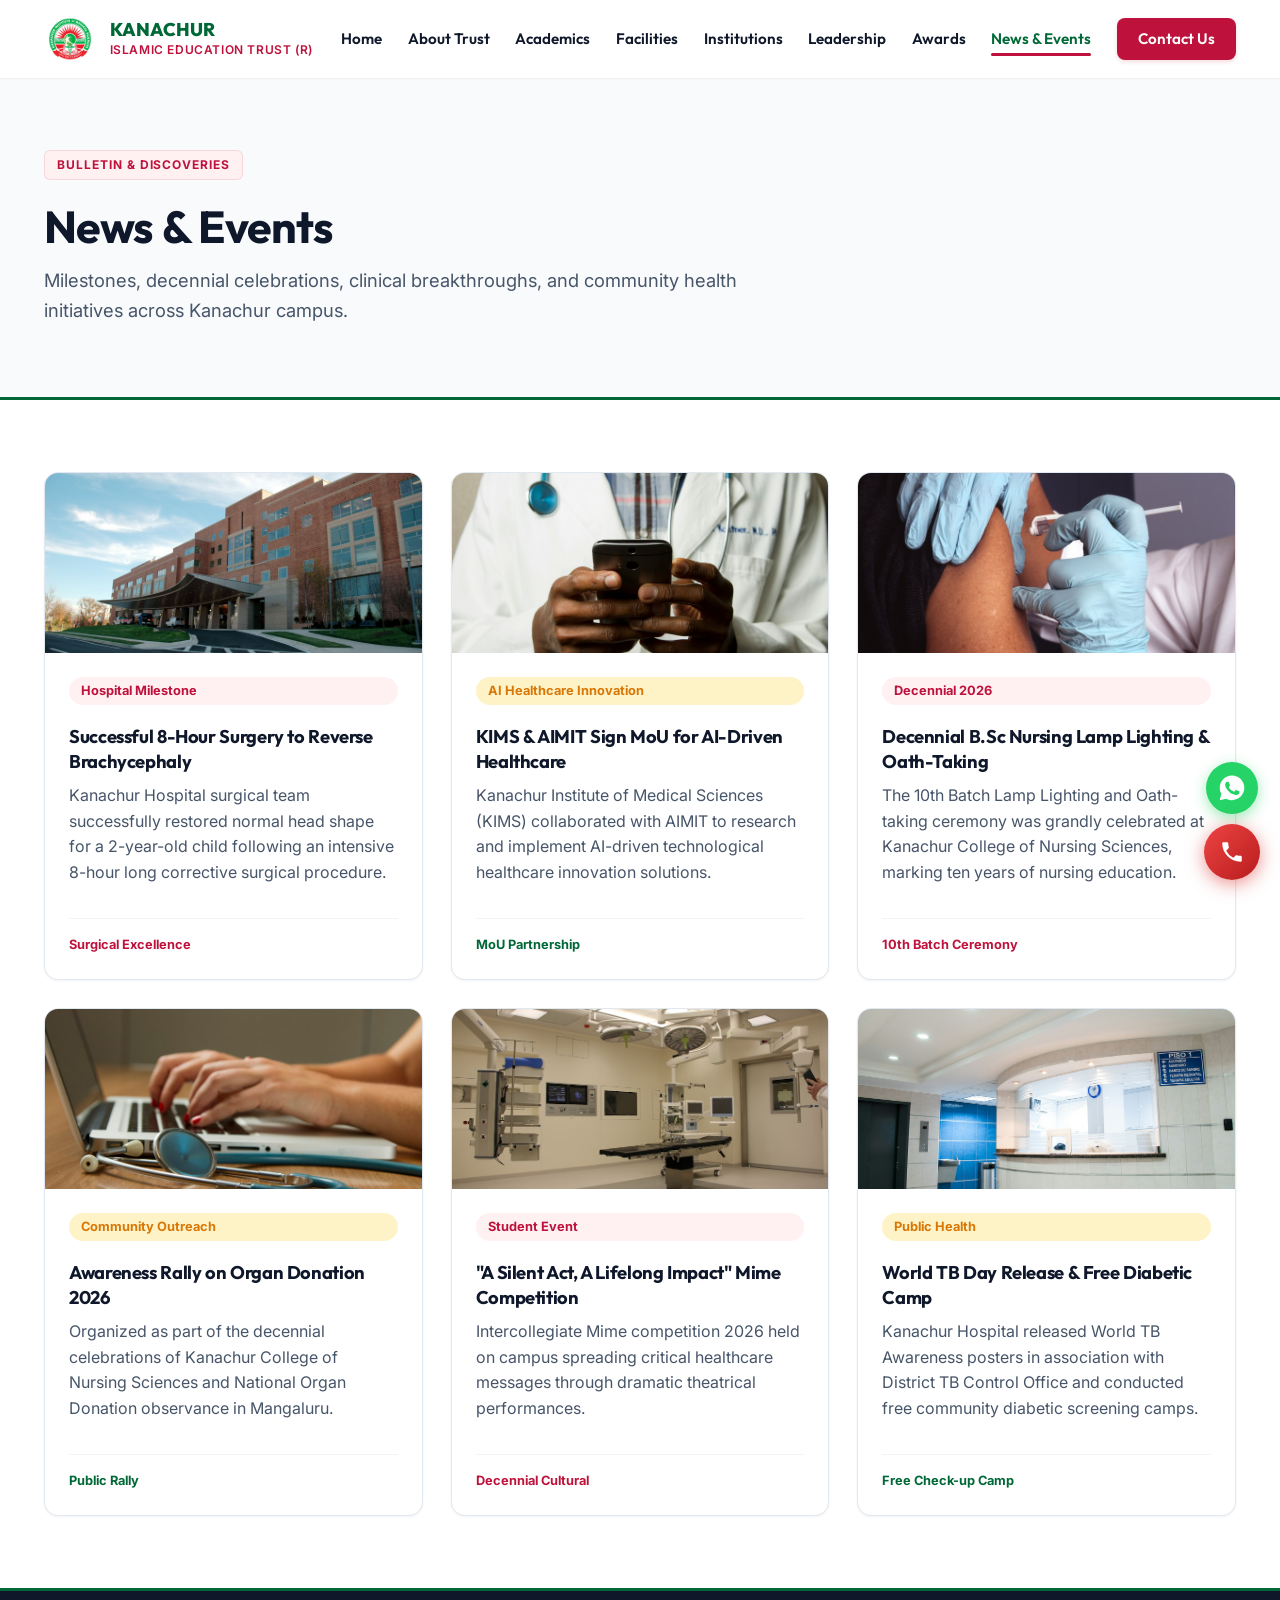
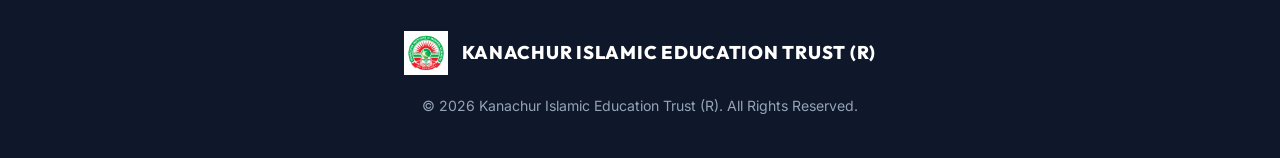
<file: news.html>
<!DOCTYPE html>
<html lang="en">
<head>
  <meta charset="UTF-8">
  <meta name="viewport" content="width=device-width, initial-scale=1.0">
  <title>News & Events | Kanachur Islamic Education Trust (R)</title>
  <meta name="description" content="Latest decennial celebrations, surgical breakthroughs, AI healthcare MoUs, organ donation rallies, and clinical events across Kanachur Trust institutions.">
  
  <link rel="preconnect" href="https://fonts.googleapis.com">
  <link rel="preconnect" href="https://fonts.gstatic.com" crossorigin>
  <link href="https://fonts.googleapis.com/css2?family=Inter:wght@400;500;600;700&family=Outfit:wght@600;700;800;900&display=swap" rel="stylesheet">

  <link rel="stylesheet" href="css/main.css">
  <link rel="stylesheet" href="css/components.css">
</head>
<body>

  <!-- Frosted Backdrop Overlay for Mobile Drawer -->
  <div class="nav-overlay" id="navOverlay"></div>

  <!-- Header -->
  <header class="site-header">

    <nav class="navbar" aria-label="Main Navigation">
      <div class="container nav-container">
        <a href="index.html" class="brand-logo">
          <img src="images/logo.png" alt="Kanachur Trust Logo" class="brand-logo-img" width="52" height="52">
          <div class="brand-logo-text">
            <span class="brand-name">KANACHUR</span>
            <span class="brand-sub">Islamic Education Trust (R)</span>
          </div>
        </a>

        <button class="mobile-toggle" aria-label="Toggle Menu" aria-expanded="false" aria-controls="primaryNav">
          <svg class="mobile-toggle-icon" viewBox="0 0 24 24"><path d="M3 18h18v-2H3v2zm0-5h18v-2H3v2zm0-7v2h18V6H3z"/></svg>
          <span style="font-size:0.85rem; font-weight:700;">Menu</span>
        </button>

        <ul class="nav-menu" id="primaryNav">
          <div class="nav-menu-header">
            <div style="display:flex; align-items:center; gap:0.5rem;">
              <img src="images/logo.png" alt="Kanachur Logo" width="36" height="36">
              <span style="font-family:var(--font-family-heading); font-weight:800; color:var(--color-green-primary); font-size:1rem;">KANACHUR</span>
            </div>
            <button class="nav-menu-close" aria-label="Close Navigation Menu">✕</button>
          </div>
          <li><a href="index.html" class="nav-link">Home</a></li>
          <li><a href="about.html" class="nav-link">About Trust</a></li>
          <li><a href="academics.html" class="nav-link">Academics</a></li>
          <li><a href="facilities.html" class="nav-link">Facilities</a></li>
          <li><a href="institutions.html" class="nav-link">Institutions</a></li>
          <li><a href="leadership.html" class="nav-link">Leadership</a></li>
          <li><a href="awards.html" class="nav-link">Awards</a></li>
          <li><a href="news.html" class="nav-link active">News & Events</a></li>
          <li><a href="contact.html" class="nav-link btn btn-primary" style="padding: 0.5rem 1.25rem; color: white;">Contact Us</a></li>
        </ul>
      </div>
    </nav>
  </header>

  <main id="main-content">

    <section style="background: var(--color-offwhite); color: var(--color-text-main); padding: 4.5rem 0; border-bottom: 3px solid var(--color-green-primary);">
      <div class="container">
        <div class="section-badge red">BULLETIN & DISCOVERIES</div>
        <h1 style="font-size: 2.8rem; margin-top: 0.5rem;">News & Events</h1>
        <p style="font-size: 1.15rem; max-width: 750px; margin-top: 0.75rem;">
          Milestones, decennial celebrations, clinical breakthroughs, and community health initiatives across Kanachur campus.
        </p>
      </div>
    </section>

    <!-- News Grid with Reference Images -->
    <section class="section-padding" style="background-color: var(--color-white);">
      <div class="container">

        <div class="grid grid-3">

          <!-- Surgery Breakthrough -->
          <article class="institution-card reveal-on-scroll">
            <div class="institution-card-img-wrap">
              <img src="images/medical-college.jpg" alt="Hospital Operating Theatre" class="institution-card-img">
            </div>
            <div class="institution-card-content">
              <span class="award-badge" style="background: var(--color-red-light); color: var(--color-red-primary);">Hospital Milestone</span>
              <h3 class="institution-title" style="margin-top: 0.5rem;">Successful 8-Hour Surgery to Reverse Brachycephaly</h3>
              <p style="margin-top: 0.5rem;">Kanachur Hospital surgical team successfully restored normal head shape for a 2-year-old child following an intensive 8-hour long corrective surgical procedure.</p>
              <div class="institution-footer">
                <span style="font-size:0.8rem; font-weight:700; color:var(--color-red-primary);">Surgical Excellence</span>
              </div>
            </div>
          </article>

          <!-- KIMS MoU -->
          <article class="institution-card reveal-on-scroll">
            <div class="institution-card-img-wrap">
              <img src="images/medical-research.jpg" alt="AI Healthcare Research" class="institution-card-img">
            </div>
            <div class="institution-card-content">
              <span class="award-badge">AI Healthcare Innovation</span>
              <h3 class="institution-title" style="margin-top: 0.5rem;">KIMS & AIMIT Sign MoU for AI-Driven Healthcare</h3>
              <p style="margin-top: 0.5rem;">Kanachur Institute of Medical Sciences (KIMS) collaborated with AIMIT to research and implement AI-driven technological healthcare innovation solutions.</p>
              <div class="institution-footer">
                <span style="font-size:0.8rem; font-weight:700; color:var(--color-green-primary);">MoU Partnership</span>
              </div>
            </div>
          </article>

          <!-- KCONS Decennial -->
          <article class="institution-card reveal-on-scroll">
            <div class="institution-card-img-wrap">
              <img src="images/nursing-practice.jpg" alt="Nursing Lamp Lighting Ceremony" class="institution-card-img">
            </div>
            <div class="institution-card-content">
              <span class="award-badge" style="background: var(--color-red-light); color: var(--color-red-primary);">Decennial 2026</span>
              <h3 class="institution-title" style="margin-top: 0.5rem;">Decennial B.Sc Nursing Lamp Lighting & Oath-Taking</h3>
              <p style="margin-top: 0.5rem;">The 10th Batch Lamp Lighting and Oath-taking ceremony was grandly celebrated at Kanachur College of Nursing Sciences, marking ten years of nursing education.</p>
              <div class="institution-footer">
                <span style="font-size:0.8rem; font-weight:700; color:var(--color-red-primary);">10th Batch Ceremony</span>
              </div>
            </div>
          </article>

          <!-- Organ Donation Rally -->
          <article class="institution-card reveal-on-scroll">
            <div class="institution-card-img-wrap">
              <img src="images/doctors-team.jpg" alt="Community Health Rally" class="institution-card-img">
            </div>
            <div class="institution-card-content">
              <span class="award-badge">Community Outreach</span>
              <h3 class="institution-title" style="margin-top: 0.5rem;">Awareness Rally on Organ Donation 2026</h3>
              <p style="margin-top: 0.5rem;">Organized as part of the decennial celebrations of Kanachur College of Nursing Sciences and National Organ Donation observance in Mangaluru.</p>
              <div class="institution-footer">
                <span style="font-size:0.8rem; font-weight:700; color:var(--color-green-primary);">Public Rally</span>
              </div>
            </div>
          </article>

          <!-- Intercollegiate Mime -->
          <article class="institution-card reveal-on-scroll">
            <div class="institution-card-img-wrap">
              <img src="images/laboratory.jpg" alt="Student Cultural Competition" class="institution-card-img">
            </div>
            <div class="institution-card-content">
              <span class="award-badge" style="background: var(--color-red-light); color: var(--color-red-primary);">Student Event</span>
              <h3 class="institution-title" style="margin-top: 0.5rem;">"A Silent Act, A Lifelong Impact" Mime Competition</h3>
              <p style="margin-top: 0.5rem;">Intercollegiate Mime competition 2026 held on campus spreading critical healthcare messages through dramatic theatrical performances.</p>
              <div class="institution-footer">
                <span style="font-size:0.8rem; font-weight:700; color:var(--color-red-primary);">Decennial Cultural</span>
              </div>
            </div>
          </article>

          <!-- TB Poster & Diabetic Camp -->
          <article class="institution-card reveal-on-scroll">
            <div class="institution-card-img-wrap">
              <img src="images/hospital-building.jpg" alt="Free Health Check-Up Camp" class="institution-card-img">
            </div>
            <div class="institution-card-content">
              <span class="award-badge">Public Health</span>
              <h3 class="institution-title" style="margin-top: 0.5rem;">World TB Day Release & Free Diabetic Camp</h3>
              <p style="margin-top: 0.5rem;">Kanachur Hospital released World TB Awareness posters in association with District TB Control Office and conducted free community diabetic screening camps.</p>
              <div class="institution-footer">
                <span style="font-size:0.8rem; font-weight:700; color:var(--color-green-primary);">Free Check-up Camp</span>
              </div>
            </div>
          </article>

        </div>
      </div>
    </section>

  </main>

  <!-- Footer -->
  <footer class="site-footer">
    <div class="container">
      <div class="footer-clean-content">
        <div class="footer-clean-brand">
          <img src="images/logo.png" alt="Kanachur Logo" width="44" height="44">
          <span class="footer-clean-brand-name">KANACHUR ISLAMIC EDUCATION TRUST (R)</span>
        </div>

        <div class="footer-copyright">
          © 2026 Kanachur Islamic Education Trust (R). All Rights Reserved.
        </div>
      </div>
    </div>
  </footer>

  <!-- Floating Red Tap-to-Call Button -->
  <a href="tel:08242888000" class="call-float-btn" aria-label="Call 24x7 Emergency: 0824-2888000">
    <svg class="call-icon-svg" viewBox="0 0 24 24">
      <path d="M6.62 10.79a15.053 15.053 0 0 0 6.59 6.59l2.2-2.2c.27-.27.67-.36 1.02-.24 1.12.37 2.33.57 3.57.57.55 0 1 .45 1 1V20c0 .55-.45 1-1 1-9.39 0-17-7.61-17-17 0-.55.45-1 1-1h3.5c.55 0 1 .45 1 1 0 1.25.2 2.45.57 3.57.11.35.03.74-.25 1.02l-2.2 2.2z"/>
    </svg>
  </a>

  <!-- Floating WhatsApp Button at Bottom Right -->
  <a href="https://wa.me/917022958282?text=Hello%20Kanachur%20Trust%2C%20I%20have%20an%20inquiry" target="_blank" rel="noopener noreferrer" class="whatsapp-float-btn">
    <svg class="whatsapp-icon-svg" viewBox="0 0 24 24">
      <path d="M12.031 2c-5.417 0-9.826 4.408-9.826 9.826 0 1.738.455 3.434 1.32 4.938l-1.403 5.125 5.244-1.376c1.442.786 3.064 1.2 4.665 1.2 5.416 0 9.826-4.409 9.826-9.827 0-5.418-4.41-9.826-9.826-9.826zm5.8 14.156c-.244.686-1.433 1.31-1.986 1.385-.515.071-1.173.128-3.376-.78-2.822-1.163-4.633-4.043-4.774-4.232-.14-.188-1.144-1.523-1.144-2.905 0-1.383.723-2.063.98-2.345.257-.282.562-.352.75-.352.188 0 .375.002.538.009.174.008.408-.066.638.487.235.564.8 1.947.87 2.087.07.141.117.305.023.493-.094.188-.141.305-.282.47-.141.164-.296.368-.423.493-.141.141-.288.296-.124.577.164.282.729 1.205 1.564 1.948 1.074.957 1.979 1.254 2.261 1.395.282.141.446.117.61-.07.164-.188.704-.822.892-1.104.188-.282.375-.235.633-.141.258.094 1.642.775 1.923.916.282.141.469.211.539.328.07.117.07.681-.174 1.367z"/>
    </svg>
  </a>

  <button class="back-to-top">↑</button>

  <script src="js/main.js"></script>
</body>
</html>
</file>
<file: css/main.css>
/* ==========================================================================
   Kanachur Islamic Education Trust (R) - Design System & Core Styles
   Premium Minimal White Theme (50% White, 25% Institutional Green, 25% Crimson Red)
   ========================================================================== */

:root {
  /* Brand Color Palette */
  --color-white: #ffffff;
  --color-offwhite: #f8fafc;
  --color-light-gray: #f1f5f9;
  --color-border: #e2e8f0;
  --color-border-dark: #cbd5e1;

  /* 25% Rich Institutional Green */
  --color-green-primary: #006837;
  --color-green-dark: #004d28;
  --color-green-light: #e8f5e9;
  --color-green-hover: #00542c;

  /* 25% Deep Crimson Red */
  --color-red-primary: #be123c;
  --color-red-dark: #9f1239;
  --color-red-light: #fff1f2;
  --color-red-hover: #881337;

  /* Typography Colors */
  --color-text-main: #0f172a;
  --color-text-muted: #475569;
  --color-text-light: #64748b;
  --color-text-inverse: #ffffff;

  /* Accents & Status */
  --color-accent-gold: #d97706;
  --color-accent-gold-light: #fef3c7;

  /* Subtle Clean Shadows */
  --shadow-sm: 0 1px 3px rgba(15, 23, 42, 0.04), 0 1px 2px rgba(15, 23, 42, 0.02);
  --shadow-md: 0 4px 12px rgba(15, 23, 42, 0.05), 0 2px 4px rgba(15, 23, 42, 0.02);
  --shadow-lg: 0 10px 25px -5px rgba(15, 23, 42, 0.06), 0 4px 10px rgba(15, 23, 42, 0.02);
  --shadow-xl: 0 20px 35px -8px rgba(15, 23, 42, 0.08), 0 8px 16px rgba(15, 23, 42, 0.03);

  /* Layout & Geometry */
  --radius-sm: 6px;
  --radius-md: 8px;
  --radius-lg: 14px;
  --radius-xl: 20px;
  --radius-full: 9999px;

  --font-family-sans: 'Inter', -apple-system, BlinkMacSystemFont, 'Segoe UI', Roboto, sans-serif;
  --font-family-heading: 'Outfit', 'Inter', -apple-system, sans-serif;

  --container-max: 1240px;
  --transition-fast: 0.2s cubic-bezier(0.4, 0, 0.2, 1);
  --transition-normal: 0.3s cubic-bezier(0.4, 0, 0.2, 1);
  --transition-slow: 0.4s cubic-bezier(0.4, 0, 0.2, 1);
}

/* Reduced Motion Override */
@media (prefers-reduced-motion: reduce) {
  *, ::before, ::after {
    animation-duration: 0.01ms !important;
    animation-iteration-count: 1 !important;
    transition-duration: 0.01ms !important;
    scroll-behavior: auto !important;
  }
}

/* Core Reset */
*, *::before, *::after {
  box-sizing: border-box;
  margin: 0;
  padding: 0;
}

html {
  scroll-behavior: smooth;
  font-size: 100%;
  -webkit-text-size-adjust: 100%;
  overflow-x: hidden;
  max-width: 100vw;
}

body {
  font-family: var(--font-family-sans);
  font-size: 1rem;
  line-height: 1.6;
  color: var(--color-text-main);
  background-color: var(--color-white);
  overflow-x: hidden;
  max-width: 100vw;
  min-height: 100vh;
  display: flex;
  flex-direction: column;
}

body.nav-open {
  overflow: hidden !important;
}

h1, h2, h3, h4, h5, h6 {
  font-family: var(--font-family-heading);
  font-weight: 700;
  line-height: 1.2;
  color: var(--color-text-main);
  letter-spacing: -0.02em;
}

h1 { font-size: clamp(2rem, 3.8vw, 3.2rem); }
h2 { font-size: clamp(1.6rem, 2.8vw, 2.2rem); }
h3 { font-size: clamp(1.2rem, 1.8vw, 1.5rem); }
h4 { font-size: 1.15rem; }
h5 { font-size: 1.05rem; }
h6 { font-size: 0.92rem; }

p {
  margin-bottom: 1rem;
  color: var(--color-text-muted);
}
p:last-child { margin-bottom: 0; }

a {
  color: var(--color-green-primary);
  text-decoration: none;
  transition: color var(--transition-fast);
}

a:hover {
  color: var(--color-green-dark);
}

img, svg {
  max-width: 100%;
  height: auto;
  display: block;
}

button, input, select, textarea {
  font: inherit;
}

/* Layout Utilities */
.container {
  width: 100%;
  max-width: var(--container-max);
  margin-left: auto;
  margin-right: auto;
  padding-left: 1.5rem;
  padding-right: 1.5rem;
}

.section-padding {
  padding-top: 4.5rem;
  padding-bottom: 4.5rem;
}

@media (max-width: 768px) {
  .section-padding {
    padding-top: 3rem;
    padding-bottom: 3rem;
  }
}

.grid {
  display: grid;
  gap: 1.75rem;
}

.grid-2 { grid-template-columns: repeat(2, 1fr); }
.grid-3 { grid-template-columns: repeat(3, 1fr); }
.grid-4 { grid-template-columns: repeat(4, 1fr); }

@media (max-width: 992px) {
  .grid-4 { grid-template-columns: repeat(2, 1fr); }
  .grid-3 { grid-template-columns: repeat(2, 1fr); }
}

@media (max-width: 640px) {
  .grid-4, .grid-3, .grid-2 { grid-template-columns: 1fr; }
}

.flex {
  display: flex;
}
.flex-between {
  display: flex;
  justify-content: space-between;
  align-items: center;
}
.flex-center {
  display: flex;
  justify-content: center;
  align-items: center;
}

/* Category Eyebrows & Badges */
.section-badge {
  display: inline-flex;
  align-items: center;
  gap: 0.4rem;
  padding: 0.3rem 0.75rem;
  background-color: var(--color-green-light);
  color: var(--color-green-primary);
  font-size: 0.75rem;
  font-weight: 700;
  text-transform: uppercase;
  letter-spacing: 0.08em;
  border-radius: var(--radius-sm);
  margin-bottom: 0.75rem;
  border: 1px solid rgba(0, 104, 55, 0.12);
}

.section-badge.red {
  background-color: var(--color-red-light);
  color: var(--color-red-primary);
  border-color: rgba(190, 18, 60, 0.12);
}

.section-title {
  margin-bottom: 0.75rem;
  position: relative;
}

.section-subtitle {
  font-size: 1.05rem;
  color: var(--color-text-muted);
  max-width: 680px;
  line-height: 1.6;
}

.text-center { text-align: center; }
.text-center .section-subtitle { margin-left: auto; margin-right: auto; }

/* Buttons & CTAs (Refined Clean Minimal Design) */
.btn {
  display: inline-flex;
  align-items: center;
  justify-content: center;
  gap: 0.5rem;
  padding: 0.75rem 1.5rem;
  font-family: var(--font-family-heading);
  font-size: 0.92rem;
  font-weight: 600;
  border-radius: var(--radius-md);
  cursor: pointer;
  border: 1px solid transparent;
  transition: all var(--transition-fast);
  text-decoration: none;
  white-space: nowrap;
}

.btn-primary {
  background-color: var(--color-red-primary);
  color: var(--color-white);
  box-shadow: 0 2px 4px rgba(190, 18, 60, 0.15);
}

.btn-primary:hover {
  background-color: var(--color-red-hover);
  color: var(--color-white);
  transform: translateY(-1px);
  box-shadow: 0 4px 12px rgba(190, 18, 60, 0.25);
}

.btn-secondary {
  background-color: var(--color-green-primary);
  color: var(--color-white);
  box-shadow: 0 2px 4px rgba(0, 104, 55, 0.15);
}

.btn-secondary:hover {
  background-color: var(--color-green-dark);
  color: var(--color-white);
  transform: translateY(-1px);
  box-shadow: 0 4px 12px rgba(0, 104, 55, 0.25);
}

.btn-outline-green {
  background-color: transparent;
  border-color: var(--color-green-primary);
  color: var(--color-green-primary);
}

.btn-outline-green:hover {
  background-color: var(--color-green-primary);
  color: var(--color-white);
  transform: translateY(-1px);
}

.btn-outline-red {
  background-color: transparent;
  border-color: var(--color-red-primary);
  color: var(--color-red-primary);
}

.btn-outline-red:hover {
  background-color: var(--color-red-primary);
  color: var(--color-white);
  transform: translateY(-1px);
}

.btn-outline-white {
  background-color: transparent;
  border-color: var(--color-border);
  color: var(--color-text-main);
}

.btn-outline-white:hover {
  background-color: var(--color-offwhite);
  border-color: var(--color-border-dark);
  transform: translateY(-1px);
}

/* Scroll Animations */
.reveal-on-scroll {
  opacity: 0;
  transform: translateY(20px);
  transition: opacity 0.5s ease, transform 0.5s ease;
}

.reveal-on-scroll.is-visible {
  opacity: 1;
  transform: translateY(0);
}

/* Utility Section Fills */
.bg-fill-green {
  background-color: var(--color-green-primary) !important;
  color: #ffffff !important;
}

.bg-fill-green h1,
.bg-fill-green h2,
.bg-fill-green h3,
.bg-fill-green h4,
.bg-fill-green p,
.bg-fill-green span,
.bg-fill-green strong {
  color: #ffffff !important;
}

.bg-fill-green p {
  color: rgba(255, 255, 255, 0.9) !important;
}

.bg-fill-red {
  background-color: var(--color-red-primary) !important;
  color: #ffffff !important;
}

.bg-fill-red h1,
.bg-fill-red h2,
.bg-fill-red h3,
.bg-fill-red h4,
.bg-fill-red p,
.bg-fill-red span,
.bg-fill-red strong {
  color: #ffffff !important;
}

.bg-fill-red p {
  color: rgba(255, 255, 255, 0.9) !important;
}

.section-badge.white-fill {
  background-color: rgba(255, 255, 255, 0.2);
  color: #ffffff;
  border-color: rgba(255, 255, 255, 0.35);
}
</file>
<file: css/components.css>
/* ==========================================================================
   Kanachur Islamic Education Trust (R) - Component Stylesheet (Updated)
   ========================================================================== */

/* Navbar & Header */
.site-header {
  position: sticky;
  top: 0;
  z-index: 1000;
  background-color: var(--color-white);
  box-shadow: var(--shadow-sm);
  transition: background-color var(--transition-normal), box-shadow var(--transition-normal);
}

.site-header.scrolled {
  background-color: rgba(255, 255, 255, 0.96);
  backdrop-filter: blur(12px);
  box-shadow: var(--shadow-md);
}


.navbar {
  padding: 0.8rem 0;
}

.nav-container {
  display: flex;
  justify-content: space-between;
  align-items: center;
}

.brand-logo {
  display: flex;
  align-items: center;
  gap: 0.85rem;
  text-decoration: none;
}

.brand-logo-img {
  width: 52px;
  height: 52px;
  flex-shrink: 0;
  object-fit: contain;
  border-radius: 50%;
}

.brand-logo-text {
  display: flex;
  flex-direction: column;
}

.brand-name {
  font-family: var(--font-family-heading);
  font-size: 1.15rem;
  font-weight: 800;
  color: var(--color-green-primary);
  line-height: 1.15;
}

.brand-sub {
  font-size: 0.75rem;
  font-weight: 600;
  color: var(--color-red-primary);
  letter-spacing: 0.05em;
  text-transform: uppercase;
}

.nav-menu {
  display: flex;
  align-items: center;
  gap: 1.6rem;
  list-style: none;
}

.nav-link {
  font-family: var(--font-family-heading);
  font-weight: 600;
  font-size: 0.95rem;
  color: var(--color-text-main);
  padding: 0.5rem 0;
  position: relative;
  transition: color var(--transition-fast);
}

.nav-link:hover, .nav-link.active {
  color: var(--color-green-primary);
}

.nav-link::after {
  content: '';
  position: absolute;
  bottom: 0;
  left: 0;
  width: 0%;
  height: 3px;
  background-color: var(--color-red-primary);
  border-radius: var(--radius-full);
  transition: width var(--transition-fast);
}

.nav-link:hover::after, .nav-link.active::after {
  width: 100%;
}

.mobile-toggle {
  display: none;
  background: var(--color-offwhite);
  border: 1px solid var(--color-border);
  border-radius: var(--radius-md);
  padding: 0.5rem 0.75rem;
  cursor: pointer;
  color: var(--color-text-main);
  transition: all var(--transition-fast);
  align-items: center;
  gap: 0.4rem;
}

.mobile-toggle:hover {
  background: var(--color-green-light);
  color: var(--color-green-primary);
  border-color: rgba(0, 135, 68, 0.3);
}

.mobile-toggle-icon {
  width: 22px;
  height: 22px;
  fill: currentColor;
}

/* Frosted Backdrop Overlay for Mobile Drawer */
.nav-overlay {
  position: fixed;
  inset: 0;
  background: rgba(15, 23, 42, 0.6);
  backdrop-filter: blur(4px);
  -webkit-backdrop-filter: blur(4px);
  z-index: 998;
  opacity: 0;
  visibility: hidden;
  transition: opacity 0.3s ease, visibility 0.3s ease;
}

.nav-overlay.active {
  opacity: 1;
  visibility: visible;
}

/* Nav Menu Header for Mobile Drawer */
.nav-menu-header {
  display: none;
}

@media (max-width: 992px) {
  .mobile-toggle { display: inline-flex; }

  .nav-menu {
    position: fixed;
    top: 0;
    right: 0;
    width: 320px;
    max-width: 85vw;
    height: 100vh;
    height: 100dvh;
    background-color: var(--color-white);
    flex-direction: column;
    align-items: stretch;
    padding: 1.5rem 1.5rem 2.5rem;
    box-shadow: -8px 0 24px rgba(0, 0, 0, 0.15);
    transform: translateX(100%);
    visibility: hidden;
    opacity: 0;
    transition: transform 0.35s cubic-bezier(0.16, 1, 0.3, 1), opacity 0.25s ease, visibility 0.35s ease;
    z-index: 999;
    overflow-y: auto;
  }

  .nav-menu.open {
    transform: translateX(0);
    visibility: visible;
    opacity: 1;
  }

  .nav-menu-header {
    display: flex;
    justify-content: space-between;
    align-items: center;
    padding-bottom: 1rem;
    margin-bottom: 1rem;
    border-bottom: 1px solid var(--color-border);
  }

  .nav-menu-close {
    background: var(--color-light-gray);
    border: none;
    width: 38px;
    height: 38px;
    border-radius: 50%;
    display: flex;
    align-items: center;
    justify-content: center;
    font-size: 1.25rem;
    color: var(--color-text-main);
    cursor: pointer;
    transition: background 0.2s ease, color 0.2s ease;
  }

  .nav-menu-close:hover {
    background: var(--color-red-light);
    color: var(--color-red-primary);
  }

  .nav-menu li {
    width: 100%;
  }

  .nav-menu .nav-link {
    display: block;
    padding: 0.75rem 0.5rem;
    font-size: 1.05rem;
    border-bottom: 1px dashed var(--color-border);
  }

  .nav-menu .btn {
    margin-top: 1rem;
    width: 100%;
    text-align: center;
  }
}

/* Hero Section with Light Crisp Overlay */
.hero-slider-container {
  position: relative;
  min-height: 560px;
  overflow: hidden;
  display: flex;
  align-items: center;
  border-bottom: 3px solid var(--color-green-primary);
  background-color: var(--color-offwhite);
}

.hero-slide {
  position: absolute;
  inset: 0;
  background-size: cover;
  background-position: center;
  opacity: 0;
  transition: opacity 1.2s ease-in-out;
  z-index: 1;
}

.hero-slide.active {
  opacity: 1;
}

.hero-slide-overlay {
  position: absolute;
  inset: 0;
  background: linear-gradient(90deg, rgba(255, 255, 255, 0.95) 0%, rgba(255, 255, 255, 0.75) 55%, rgba(255, 255, 255, 0.25) 100%);
  z-index: 2;
}

.hero-content-wrap {
  position: relative;
  z-index: 3;
  color: var(--color-text-main);
  padding: 3.5rem 0;
}

.hero-text-card {
  background: rgba(255, 255, 255, 0.92);
  backdrop-filter: blur(12px);
  -webkit-backdrop-filter: blur(12px);
  padding: 2.5rem;
  border-radius: var(--radius-xl);
  border: 1px solid rgba(226, 232, 240, 0.9);
  box-shadow: 0 12px 32px rgba(15, 23, 42, 0.08);
  max-width: 720px;
}

.hero-cta-group {
  display: flex;
  flex-wrap: wrap;
  gap: 0.85rem;
  align-items: center;
}

.hero-title-dark {
  font-size: clamp(2rem, 3.6vw, 3rem);
  color: var(--color-text-main);
  margin-bottom: 1rem;
  line-height: 1.18;
  font-weight: 800;
}

.hero-title-dark .highlight-red {
  color: var(--color-red-primary);
}

.hero-title-dark .highlight-green {
  color: var(--color-green-primary);
}

.hero-description-dark {
  font-size: 1.05rem;
  line-height: 1.65;
  color: var(--color-text-muted);
  margin-bottom: 1.75rem;
}

/* Slider Controls */
.slider-dots {
  position: absolute;
  bottom: 20px;
  left: 50%;
  transform: translateX(-50%);
  display: flex;
  gap: 8px;
  z-index: 10;
}

.slider-dot {
  width: 10px;
  height: 10px;
  border-radius: 50%;
  background: rgba(15, 23, 42, 0.2);
  border: 1px solid rgba(15, 23, 42, 0.3);
  cursor: pointer;
  transition: all 0.3s ease;
}

.slider-dot.active {
  background: var(--color-green-primary);
  width: 28px;
  border-radius: 10px;
  border-color: var(--color-green-primary);
}

/* Statistics Section */
.stats-section {
  background-color: var(--color-white);
  margin-top: -2rem;
  position: relative;
  z-index: 20;
}

.stats-grid {
  display: grid;
  grid-template-columns: repeat(4, 1fr);
  background-color: var(--color-white);
  border-radius: var(--radius-xl);
  box-shadow: var(--shadow-lg);
  border: 1px solid var(--color-border);
  overflow: hidden;
}

@media (max-width: 992px) {
  .stats-grid { grid-template-columns: repeat(2, 1fr); }
}
@media (max-width: 576px) {
  .stats-grid { grid-template-columns: 1fr; }
}

.stat-card {
  padding: 2rem 1.25rem;
  text-align: center;
  border-right: 1px solid var(--color-border);
  transition: background-color var(--transition-fast);
}

.stat-card:last-child {
  border-right: none;
}

.stat-card:hover {
  background-color: var(--color-offwhite);
}

.stat-number {
  font-family: var(--font-family-heading);
  font-size: 2.6rem;
  font-weight: 800;
  color: var(--color-green-primary);
  line-height: 1;
  margin-bottom: 0.4rem;
}

.stat-card.red .stat-number {
  color: var(--color-red-primary);
}

.stat-label {
  font-family: var(--font-family-heading);
  font-weight: 700;
  font-size: 0.95rem;
  color: var(--color-text-main);
  text-transform: uppercase;
  letter-spacing: 0.05em;
}

/* Institutions Grid Cards with Image Headers */
.institution-card {
  background-color: var(--color-white);
  border-radius: var(--radius-lg);
  border: 1px solid var(--color-border);
  overflow: hidden;
  display: flex;
  flex-direction: column;
  justify-content: space-between;
  box-shadow: var(--shadow-sm);
  transition: transform var(--transition-fast), box-shadow var(--transition-fast), border-color var(--transition-fast);
  position: relative;
}

.institution-card-img-wrap {
  position: relative;
  height: 180px;
  overflow: hidden;
}

.institution-card-img {
  width: 100%;
  height: 100%;
  object-fit: cover;
  transition: transform 0.5s ease;
}

.institution-card:hover .institution-card-img {
  transform: scale(1.04);
}

.institution-card-content {
  padding: 1.5rem;
  display: flex;
  flex-direction: column;
  flex-grow: 1;
}

.institution-card:hover {
  transform: translateY(-4px);
  box-shadow: var(--shadow-lg);
  border-color: var(--color-green-primary);
}

.institution-card.red-accent:hover {
  border-color: var(--color-red-primary);
}

.institution-title {
  font-size: 1.15rem;
  font-weight: 700;
  color: var(--color-text-main);
  line-height: 1.35;
}

.institution-body {
  margin-bottom: 1.25rem;
  flex-grow: 1;
}

.institution-footer {
  display: flex;
  justify-content: space-between;
  align-items: center;
  padding-top: 1rem;
  border-top: 1px solid var(--color-light-gray);
  margin-top: 1rem;
}

.institution-link {
  font-family: var(--font-family-heading);
  font-weight: 700;
  font-size: 0.88rem;
  display: inline-flex;
  align-items: center;
  gap: 0.3rem;
}

/* Compact Auto-Scrolling Gallery Section */
.gallery-section {
  background-color: var(--color-offwhite);
  padding: 3.5rem 0;
  border-top: 1px solid var(--color-border);
  border-bottom: 1px solid var(--color-border);
}

.compact-gallery-slider {
  overflow: hidden;
  position: relative;
  padding: 0.75rem 0;
}

.compact-gallery-track {
  display: flex;
  gap: 1.25rem;
  width: max-content;
  animation: galleryScroll 35s linear infinite;
}

.compact-gallery-track:hover {
  animation-play-state: paused;
}

.gallery-card {
  width: 270px;
  height: 190px;
  border-radius: var(--radius-md);
  overflow: hidden;
  position: relative;
  box-shadow: var(--shadow-md);
  flex-shrink: 0;
  border: 1px solid var(--color-border);
}

.gallery-card img {
  width: 100%;
  height: 100%;
  object-fit: cover;
  transition: transform 0.4s ease;
}

.gallery-card:hover img {
  transform: scale(1.06);
}

.gallery-card-caption {
  position: absolute;
  bottom: 0;
  inset-x: 0;
  background: linear-gradient(transparent, rgba(15,23,42,0.85));
  color: white;
  padding: 0.75rem 1rem;
  font-size: 0.82rem;
  font-weight: 600;
}

@keyframes galleryScroll {
  0% { transform: translateX(0); }
  100% { transform: translateX(-50%); }
}

/* Contact Info Display Box (Clean Minimal Design) */
.contact-display-card {
  background: var(--color-white);
  border: 1px solid var(--color-border);
  border-radius: var(--radius-xl);
  padding: 2.5rem;
  box-shadow: var(--shadow-md);
}

.contact-display-title {
  font-size: 1.8rem;
  font-weight: 800;
  color: var(--color-text-main);
  margin-bottom: 1.5rem;
  padding-bottom: 0.5rem;
  border-bottom: 2px solid var(--color-green-primary);
}

.contact-info-row {
  display: flex;
  align-items: flex-start;
  gap: 1rem;
  margin-bottom: 1.5rem;
}

.contact-info-icon {
  width: 38px;
  height: 38px;
  border-radius: var(--radius-md);
  background: var(--color-green-light);
  color: var(--color-green-primary);
  display: flex;
  align-items: center;
  justify-content: center;
  font-size: 0.95rem;
  font-weight: 700;
  flex-shrink: 0;
}

.contact-info-text {
  font-size: 1rem;
  line-height: 1.6;
  color: var(--color-text-main);
}

.contact-info-text a {
  color: var(--color-green-primary);
  font-weight: 600;
}

.social-links-group {
  display: flex;
  gap: 0.75rem;
  margin-top: 1rem;
}

.social-icon-btn {
  width: 40px;
  height: 40px;
  border-radius: var(--radius-md);
  background: var(--color-offwhite);
  border: 1px solid var(--color-border);
  color: var(--color-text-main);
  display: flex;
  align-items: center;
  justify-content: center;
  font-size: 1rem;
  transition: all 0.2s ease;
}

.social-icon-btn:hover {
  background: var(--color-green-primary);
  color: white;
  border-color: var(--color-green-primary);
  transform: translateY(-2px);
}

/* Floating Action Stack at Bottom Right */
.call-float-btn {
  position: fixed;
  bottom: 20px;
  right: 20px;
  width: 56px;
  height: 56px;
  border-radius: 50%;
  background: linear-gradient(135deg, #ef4444, #b71c1c);
  color: #ffffff;
  display: flex;
  align-items: center;
  justify-content: center;
  box-shadow: 0 4px 18px rgba(220, 38, 38, 0.5);
  z-index: 9998;
  transition: transform 0.3s ease, box-shadow 0.3s ease;
  text-decoration: none;
  animation: pulseCallGlow 2.5s infinite;
}

.call-float-btn:hover {
  transform: scale(1.08) translateY(-2px);
  box-shadow: 0 8px 25px rgba(220, 38, 38, 0.7);
  color: #ffffff;
}

.call-icon-svg {
  width: 26px;
  height: 26px;
  fill: currentColor;
}

@keyframes pulseCallGlow {
  0% { box-shadow: 0 0 0 0 rgba(239, 68, 68, 0.6); }
  70% { box-shadow: 0 0 0 14px rgba(239, 68, 68, 0); }
  100% { box-shadow: 0 0 0 0 rgba(239, 68, 68, 0); }
}

.whatsapp-float-btn {
  position: fixed;
  bottom: 86px;
  right: 22px;
  width: 52px;
  height: 52px;
  background-color: #25D366;
  color: white;
  border-radius: 50%;
  display: flex;
  align-items: center;
  justify-content: center;
  box-shadow: 0 4px 14px rgba(37, 211, 102, 0.45);
  z-index: 9997;
  transition: transform 0.3s ease, box-shadow 0.3s ease;
  text-decoration: none;
}

.whatsapp-float-btn:hover {
  transform: scale(1.08) translateY(-2px);
  box-shadow: 0 6px 20px rgba(37, 211, 102, 0.6);
  color: white;
}

.whatsapp-icon-svg {
  width: 30px;
  height: 30px;
  fill: currentColor;
}

/* Leadership Profile Section */
.leadership-card {
  background-color: var(--color-white);
  border-radius: var(--radius-xl);
  border: 1px solid var(--color-border);
  padding: 3rem;
  box-shadow: var(--shadow-lg);
  position: relative;
}

@media (max-width: 768px) {
  .leadership-card { padding: 1.75rem; }
}

.leadership-header {
  display: flex;
  align-items: center;
  gap: 2rem;
  margin-bottom: 2rem;
  flex-wrap: wrap;
}

.leadership-avatar {
  width: 100px;
  height: 100px;
  border-radius: var(--radius-full);
  background-color: var(--color-green-light);
  border: 4px solid var(--color-green-primary);
  display: flex;
  align-items: center;
  justify-content: center;
  font-size: 2.5rem;
  color: var(--color-green-primary);
  font-weight: 800;
}

.leadership-info h3 {
  font-size: 1.75rem;
  color: var(--color-text-main);
}

.leadership-title {
  color: var(--color-red-primary);
  font-weight: 700;
  font-size: 1rem;
}

/* Awards Timeline Cards */
.award-card {
  background: var(--color-white);
  border-radius: var(--radius-lg);
  border: 1px solid var(--color-border);
  padding: 1.75rem;
  box-shadow: var(--shadow-sm);
  position: relative;
  transition: all var(--transition-fast);
}

.award-card:hover {
  border-color: var(--color-accent-gold);
  box-shadow: var(--shadow-md);
  transform: translateY(-3px);
}

.award-badge {
  display: inline-flex;
  align-items: center;
  gap: 0.4rem;
  background-color: var(--color-accent-gold-light);
  color: var(--color-accent-gold);
  padding: 0.25rem 0.75rem;
  border-radius: var(--radius-full);
  font-size: 0.8rem;
  font-weight: 700;
  margin-bottom: 0.75rem;
}

/* Footer */
.site-footer {
  background-color: var(--color-text-main);
  color: var(--color-white);
  margin-top: auto;
  padding: 2.5rem 0;
  border-top: 3px solid var(--color-green-primary);
}

.footer-clean-content {
  display: flex;
  flex-direction: column;
  align-items: center;
  text-align: center;
  gap: 1rem;
}

.footer-clean-brand {
  display: flex;
  align-items: center;
  justify-content: center;
  gap: 0.85rem;
}

.footer-clean-brand-name {
  font-family: var(--font-family-heading);
  font-weight: 800;
  font-size: 1.15rem;
  color: var(--color-white);
  letter-spacing: 0.04em;
}

.footer-copyright {
  font-size: 0.88rem;
  color: #94a3b8;
  margin-top: 0.25rem;
}

.back-to-top {
  position: fixed;
  bottom: 148px;
  right: 25px;
  width: 44px;
  height: 44px;
  border-radius: var(--radius-full);
  background-color: #0f172a;
  color: var(--color-white);
  border: 1px solid rgba(255, 255, 255, 0.2);
  cursor: pointer;
  display: flex;
  align-items: center;
  justify-content: center;
  box-shadow: var(--shadow-lg);
  opacity: 0;
  visibility: hidden;
  transition: all var(--transition-fast);
  z-index: 9996;
}

.back-to-top.visible {
  opacity: 1;
  visibility: visible;
}

.back-to-top:hover {
  background-color: var(--color-red-primary);
  border-color: var(--color-red-primary);
  transform: translateY(-3px);
}

/* ==========================================================================
   Mobile & Responsive Enhancements
   ========================================================================== */

/* Brand Logo Mobile Compact */@media (max-width: 480px) {
  .brand-logo-img {
    width: 40px;
    height: 40px;
  }
  .brand-name {
    font-size: 1rem;
  }
  .brand-sub {
    font-size: 0.62rem;
  }
}

/* Hero Section Mobile Compact */
@media (max-width: 768px) {
  .hero-slider-container {
    min-height: 440px;
  }
  .hero-content-wrap {
    padding: 2rem 0;
  }
  .hero-text-card {
    padding: 1.5rem 1.25rem;
    border-radius: var(--radius-lg);
  }
  .hero-title-dark {
    font-size: 1.75rem;
    line-height: 1.2;
    margin-bottom: 0.75rem;
  }
  .hero-description-dark {
    font-size: 0.95rem;
    line-height: 1.5;
    margin-bottom: 1.25rem;
  }
  .hero-cta-group {
    display: flex;
    flex-direction: column;
    gap: 0.6rem;
    width: 100%;
  }
  .hero-cta-group .btn {
    width: 100%;
    text-align: center;
    padding: 0.75rem 1rem;
    font-size: 0.9rem;
  }
}

@media (max-width: 480px) {
  .hero-slider-container {
    min-height: 400px;
  }
  .hero-text-card {
    padding: 1.25rem 1rem;
  }
  .hero-title-dark {
    font-size: 1.45rem;
  }
  .hero-description-dark {
    font-size: 0.88rem;
  }
}

/* Contact Box Responsive */
@media (max-width: 768px) {
  .contact-display-card {
    padding: 1.75rem 1.25rem;
    border-radius: var(--radius-lg);
  }
  .contact-display-title {
    font-size: 1.6rem;
    margin-bottom: 1.25rem;
  }
  .contact-info-row {
    gap: 0.85rem;
    margin-bottom: 1.25rem;
  }
  .contact-info-icon {
    width: 36px;
    height: 36px;
    font-size: 1rem;
  }
  .contact-info-text {
    font-size: 0.92rem;
    word-break: break-word;
  }
}

/* Floating Action Stack Compact Mobile (<576px) */
@media (max-width: 576px) {
  .call-float-btn {
    width: 50px;
    height: 50px;
    bottom: 16px;
    right: 16px;
  }
  .call-icon-svg {
    width: 22px;
    height: 22px;
  }
  .whatsapp-float-btn {
    width: 46px;
    height: 46px;
    bottom: 74px;
    right: 18px;
  }
  .whatsapp-icon-svg {
    width: 24px;
    height: 24px;
  }
  .back-to-top {
    width: 40px;
    height: 40px;
    bottom: 128px;
    right: 21px;
    font-size: 0.9rem;
  }
}

/* Gallery Marquee Compact Mobile */
@media (max-width: 768px) {
  .gallery-section {
    padding: 2.5rem 0;
  }
  .gallery-card {
    width: 210px;
    height: 150px;
  }
  .gallery-card-caption {
    font-size: 0.78rem;
    padding: 0.5rem 0.75rem;
  }
}
</file>
